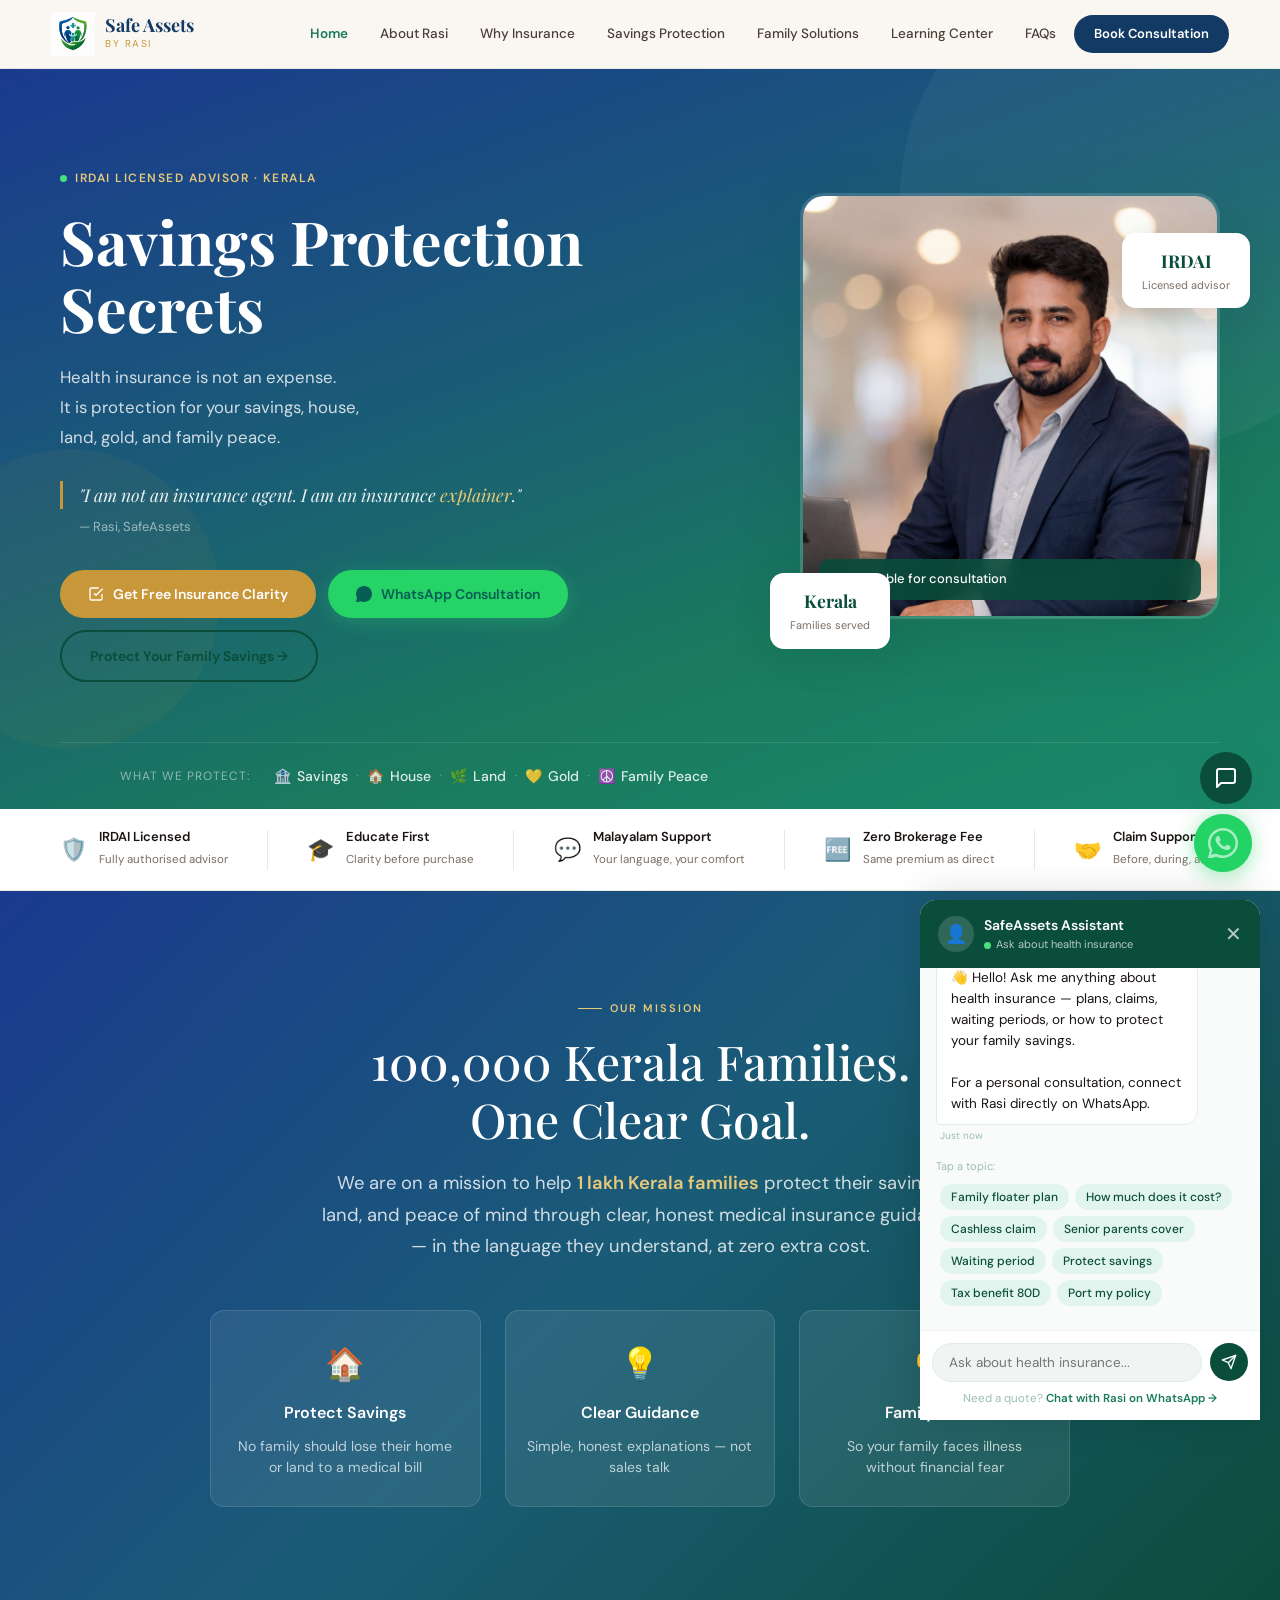
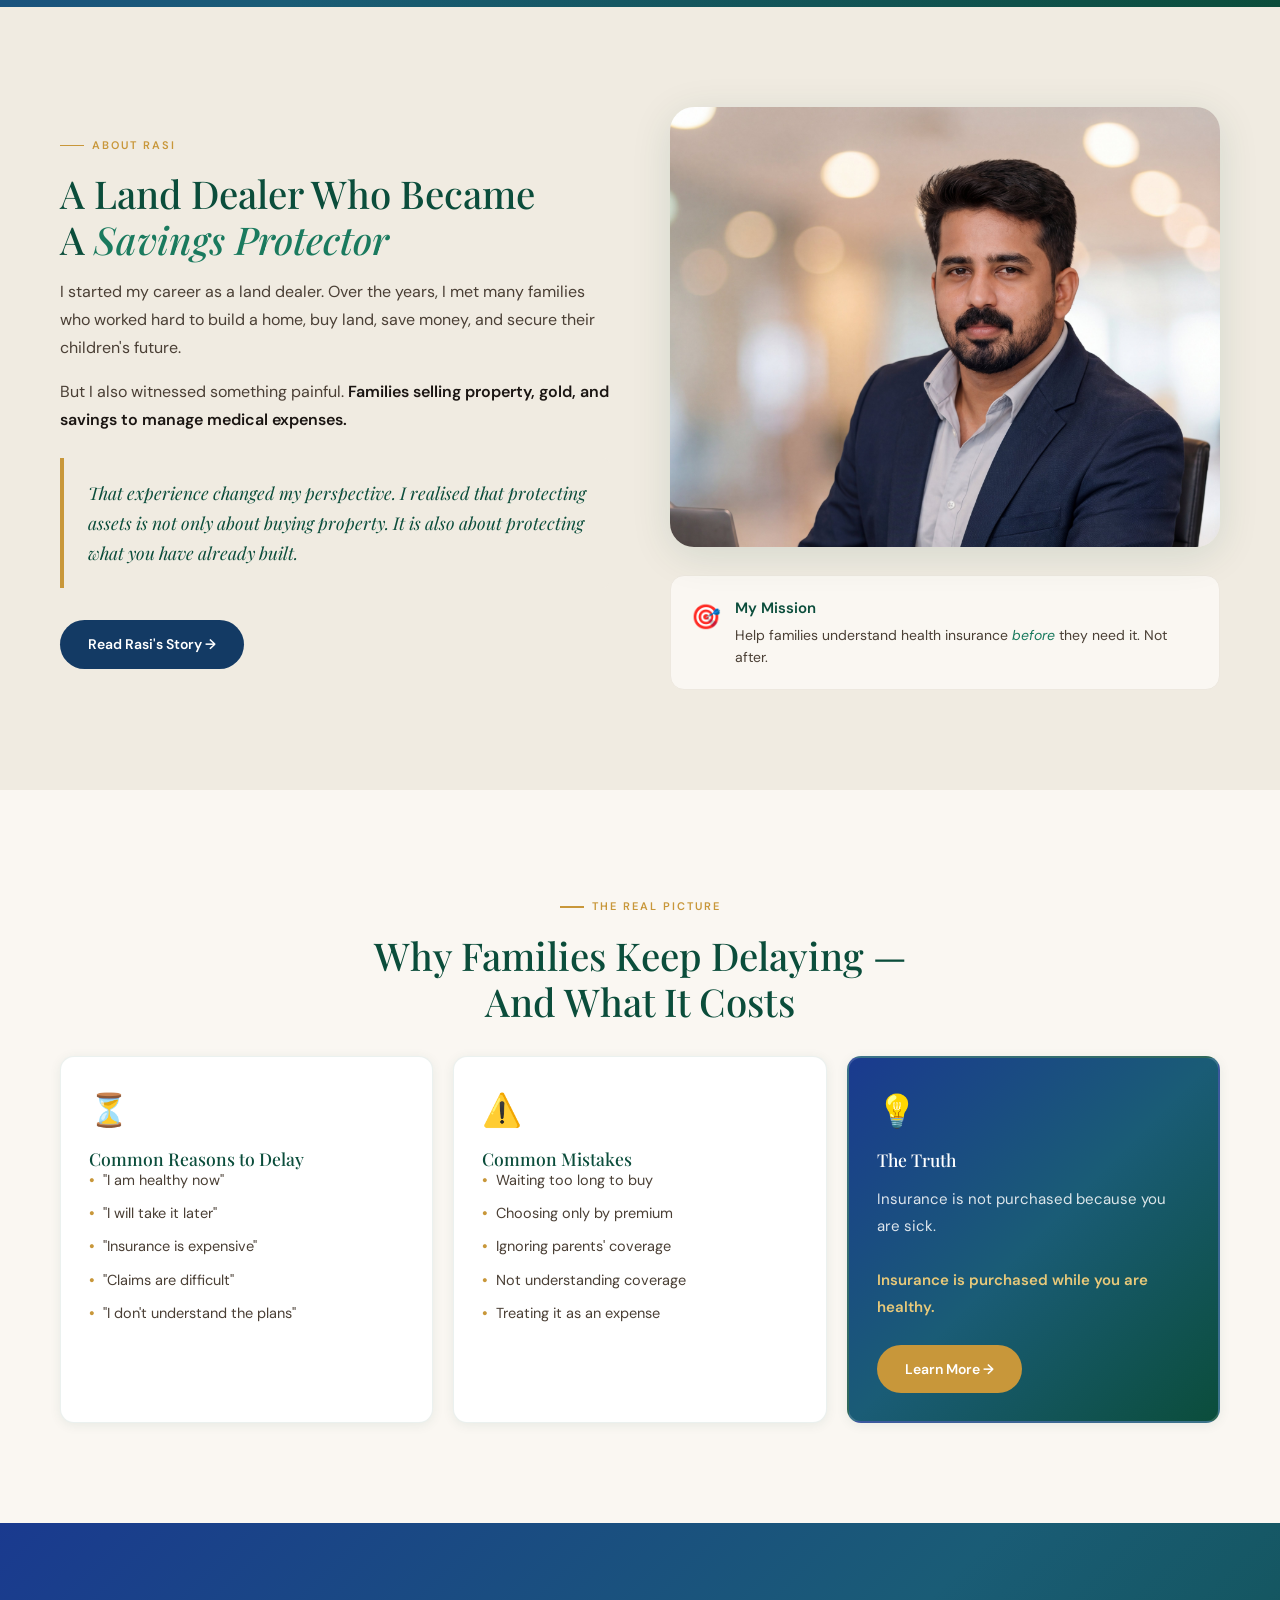
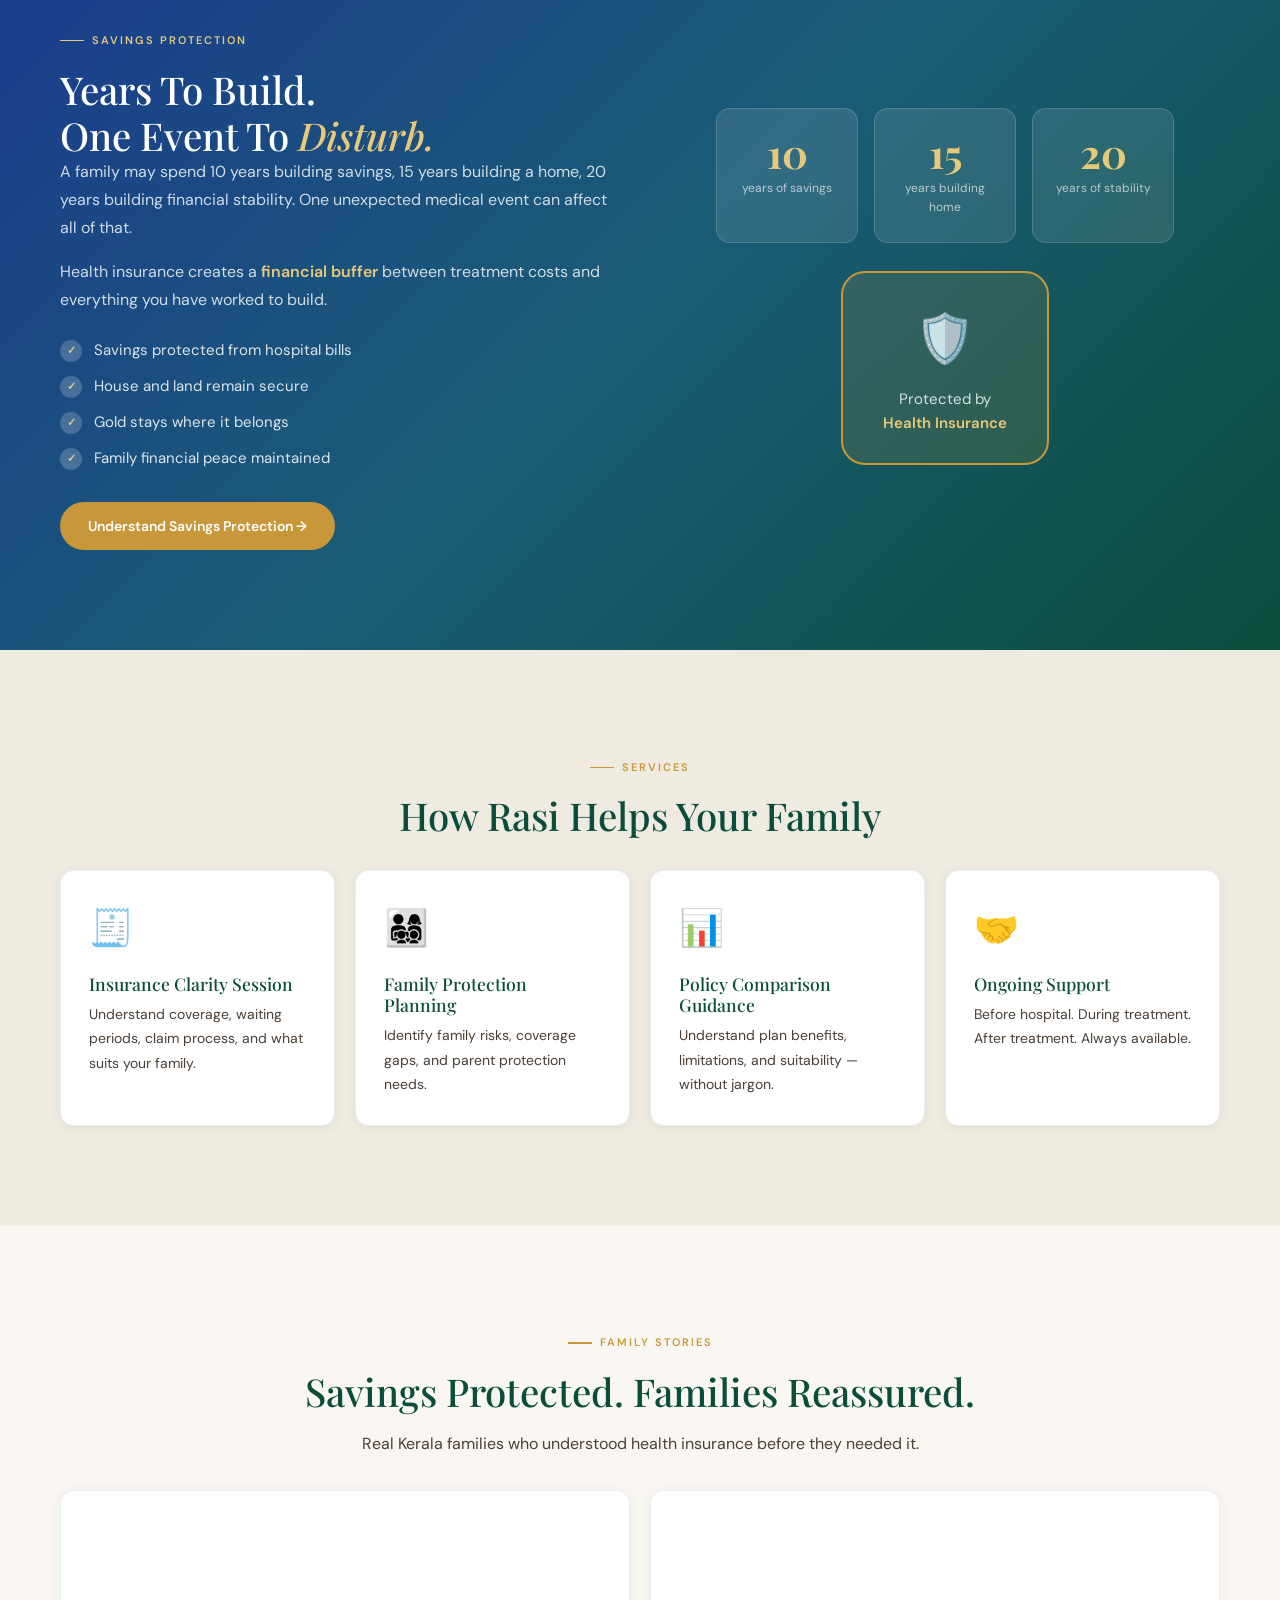
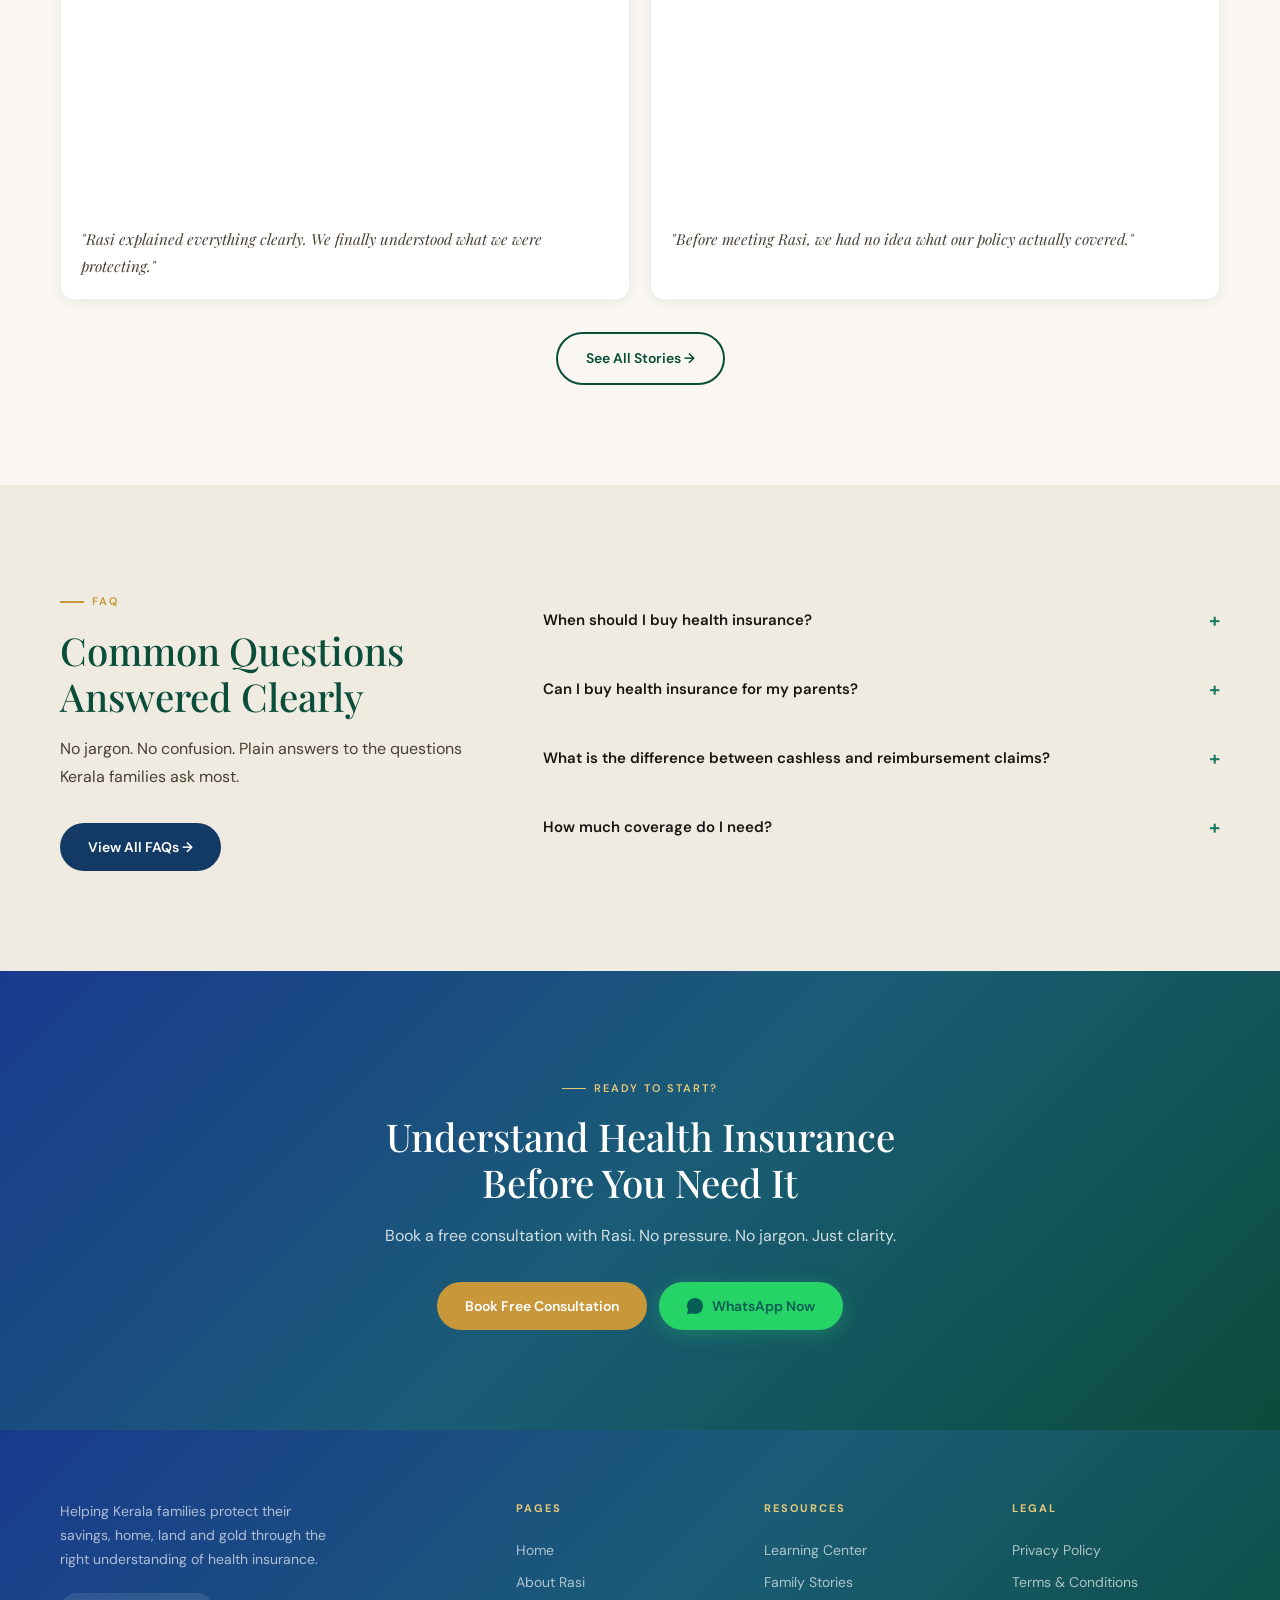
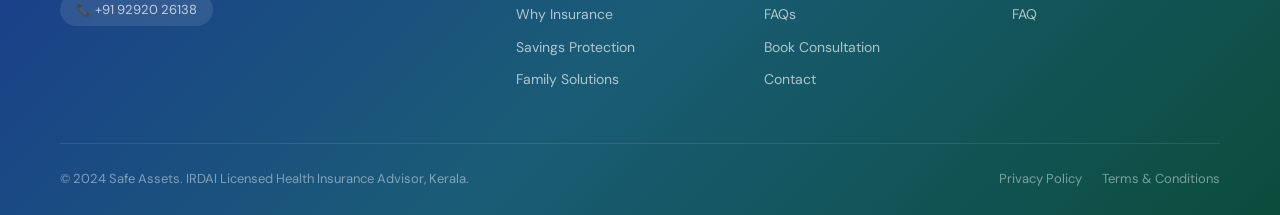
<file: index.html>
<!DOCTYPE html>
<html lang="en">
<head>
<meta charset="UTF-8">
<meta name="viewport" content="width=device-width, initial-scale=1.0">
<title>Safe Assets — Protect Your Family Savings | Health Insurance Kerala</title>
<meta name="description" content="Rasi, IRDAI licensed health insurance advisor in Kerala. Educating families to protect savings, home, land and gold from unexpected medical expenses.">
<meta property="og:title" content="Safe Assets — Protect Your Family Savings">
<meta property="og:description" content="Health insurance education and advisory for Kerala families. Understand before you need it.">


<script type="application/ld+json">{"@context":"https://schema.org","@type":"InsuranceAgency","name":"Safe Assets","description":"IRDAI licensed health insurance advisor helping Kerala families protect their savings","url":"https://safeassetsofficial.com","telephone":"+919292026138","address":{"@type":"PostalAddress","addressRegion":"Kerala","addressCountry":"IN"},"knowsLanguage":["Malayalam","English"]}</script>
<link rel="stylesheet" href="combined.css">
</head>
<body>

<!-- NAV -->
<nav class="nav" id="mainNav">
  <div class="nav-inner">
    <a href="index.html" class="nav-logo">
      <img src="logo.png" alt="Safe Assets Logo">
      <div class="nav-logo-text">
        <span class="nav-logo-name">Safe Assets</span>
        <span class="nav-logo-sub">by Rasi</span>
      </div>
    </a>
    <div class="nav-links">
      <a href="index.html" class="nav-link" data-page="index.html">Home</a>
      <a href="about.html" class="nav-link" data-page="about.html">About Rasi</a>
      <a href="why-insurance.html" class="nav-link" data-page="why-insurance.html">Why Insurance</a>
      <a href="savings-protection.html" class="nav-link" data-page="savings-protection.html">Savings Protection</a>
      <a href="family-solutions.html" class="nav-link" data-page="family-solutions.html">Family Solutions</a>
      <a href="learning-center.html" class="nav-link" data-page="learning-center.html">Learning Center</a>
      <a href="faqs.html" class="nav-link" data-page="faqs.html">FAQs</a>
      <a href="consultation.html" class="nav-link nav-cta" data-page="consultation.html">Book Consultation</a>
    </div>
    <div class="nav-hamburger" onclick="toggleMobileNav()">
      <span></span><span></span><span></span>
    </div>
  </div>
  <div class="nav-mobile" id="mobileNav">
    <a href="index.html" class="nav-link">Home</a>
    <a href="about.html" class="nav-link">About Rasi</a>
    <a href="why-insurance.html" class="nav-link">Why Insurance</a>
    <a href="savings-protection.html" class="nav-link">Savings Protection</a>
    <a href="family-solutions.html" class="nav-link">Family Solutions</a>
    <a href="learning-center.html" class="nav-link">Learning Center</a>
    <a href="stories.html" class="nav-link">Stories</a>
    <a href="faqs.html" class="nav-link">FAQs</a>
    <a href="consultation.html" class="nav-link nav-cta">Book Consultation</a>
  </div>
</nav>

<!-- ═══ HERO ═══ -->
<section class="hero">
  <div class="hero-inner">
    <div class="hero-left fade-up">
      <div class="hero-eyebrow">
        <span class="online-dot"></span>
        IRDAI Licensed Advisor · Kerala
      </div>
      <h1 class="hero-h1">
        Savings Protection Secrets
      </h1>
      <p class="hero-sub">
        Health insurance is not an expense.<br>
        It is protection for your savings, house,<br>land, gold, and family peace.
      </p>
      <div class="hero-trust-msg">
        <div class="hero-trust-quote">
          "I am not an insurance agent. I am an insurance <em>explainer</em>."
        </div>
        <div class="hero-trust-name">— Rasi, SafeAssets</div>
      </div>
      <div class="hero-btns fade-up fade-up-2">
        <a href="consultation.html" class="btn btn-gold">
          <svg width="16" height="16" viewBox="0 0 24 24" fill="none" stroke="currentColor" stroke-width="2"><path d="M9 11l3 3L22 4"/><path d="M21 12v7a2 2 0 0 1-2 2H5a2 2 0 0 1-2-2V5a2 2 0 0 1 2-2h11"/></svg>
          Get Free Insurance Clarity
        </a>
        <button class="btn btn-wa" onclick="openWA('Hi Rasi, I need WhatsApp consultation on health insurance')">
          <svg width="16" height="16" viewBox="0 0 24 24" fill="currentColor"><path d="M17.472 14.382c-.297-.149-1.758-.867-2.03-.967-.273-.099-.471-.148-.67.15-.197.297-.767.966-.94 1.164-.173.199-.347.223-.644.075-.297-.15-1.255-.463-2.39-1.475-.883-.788-1.48-1.761-1.653-2.059-.173-.297-.018-.458.13-.606.134-.133.298-.347.446-.52.149-.174.198-.298.298-.497.099-.198.05-.371-.025-.52-.075-.149-.669-1.612-.916-2.207-.242-.579-.487-.5-.669-.51-.173-.008-.371-.01-.57-.01-.198 0-.52.074-.792.372-.272.297-1.04 1.016-1.04 2.479 0 1.462 1.065 2.875 1.213 3.074.149.198 2.096 3.2 5.077 4.487.709.306 1.262.489 1.694.625.712.227 1.36.195 1.871.118.571-.085 1.758-.719 2.006-1.413.248-.694.248-1.289.173-1.413-.074-.124-.272-.198-.57-.347z"/><path d="M12 0C5.373 0 0 5.373 0 12c0 2.127.558 4.126 1.533 5.859L.057 23.862a.5.5 0 00.609.61l6.102-1.472A11.954 11.954 0 0012 24c6.627 0 12-5.373 12-12S18.627 0 12 0z"/></svg>
          WhatsApp Consultation
        </button>
        <a href="savings-protection.html" class="btn btn-outline">
          Protect Your Family Savings →
        </a>
      </div>
    </div>
    <div class="hero-right fade-up fade-up-3">
      <div class="hero-card-stack">
        <div class="hero-photo-frame">
          <img src="rasi.jpg" alt="Rasi — Safe Assets Insurance Advisor" class="hero-photo">
          <div class="hero-photo-badge">
            <span class="badge-dot"></span>
            Available for consultation
          </div>
        </div>
        <div class="hero-stat-card hero-stat-1">
          <div class="hero-stat-num">Kerala</div>
          <div class="hero-stat-label">Families served</div>
        </div>
        <div class="hero-stat-card hero-stat-2">
          <div class="hero-stat-num">IRDAI</div>
          <div class="hero-stat-label">Licensed advisor</div>
        </div>
      </div>
    </div>
  </div>

  <div class="hero-assets-protected">
    <div class="hero-assets-inner">
      <span class="hero-assets-label">What we protect:</span>
      <div class="hero-assets-list">
        <div class="hero-asset"><span>🏦</span> Savings</div>
        <div class="hero-asset-sep">·</div>
        <div class="hero-asset"><span>🏠</span> House</div>
        <div class="hero-asset-sep">·</div>
        <div class="hero-asset"><span>🌿</span> Land</div>
        <div class="hero-asset-sep">·</div>
        <div class="hero-asset"><span>💛</span> Gold</div>
        <div class="hero-asset-sep">·</div>
        <div class="hero-asset"><span>☮️</span> Family Peace</div>
      </div>
    </div>
  </div>
</section>

<!-- ═══ TRUST STRIP ═══ -->
<div class="trust-strip">
  <div class="trust-strip-inner">
    <div class="trust-item-strip">
      <div class="trust-icon">🛡️</div>
      <div><strong>IRDAI Licensed</strong><span>Fully authorised advisor</span></div>
    </div>
    <div class="trust-sep-v"></div>
    <div class="trust-item-strip">
      <div class="trust-icon">🎓</div>
      <div><strong>Educate First</strong><span>Clarity before purchase</span></div>
    </div>
    <div class="trust-sep-v"></div>
    <div class="trust-item-strip">
      <div class="trust-icon">💬</div>
      <div><strong>Malayalam Support</strong><span>Your language, your comfort</span></div>
    </div>
    <div class="trust-sep-v"></div>
    <div class="trust-item-strip">
      <div class="trust-icon">🆓</div>
      <div><strong>Zero Brokerage Fee</strong><span>Same premium as direct</span></div>
    </div>
    <div class="trust-sep-v"></div>
    <div class="trust-item-strip">
      <div class="trust-icon">🤝</div>
      <div><strong>Claim Support</strong><span>Before, during, after</span></div>
    </div>
  </div>
</div>

<!-- ═══ MISSION ═══ -->
<section class="section mission-section bg-green">
  <div class="section-inner">
    <div class="mission-wrap">
      <div class="section-label">Our Mission</div>
      <h2 class="mission-headline">100,000 Kerala Families.<br>One Clear Goal.</h2>
      <p class="mission-body">
        We are on a mission to help <strong>1 lakh Kerala families</strong> protect their savings, land, and peace of mind through clear, honest medical insurance guidance — in the language they understand, at zero extra cost.
      </p>
      <div class="mission-pillars">
        <div class="mission-pillar">
          <div class="mission-pillar-icon">🏠</div>
          <strong>Protect Savings</strong>
          <span>No family should lose their home or land to a medical bill</span>
        </div>
        <div class="mission-pillar">
          <div class="mission-pillar-icon">💡</div>
          <strong>Clear Guidance</strong>
          <span>Simple, honest explanations — not sales talk</span>
        </div>
        <div class="mission-pillar">
          <div class="mission-pillar-icon">🤝</div>
          <strong>Family Peace</strong>
          <span>So your family faces illness without financial fear</span>
        </div>
      </div>
    </div>
  </div>
</section>

<!-- ═══ ABOUT RASI PREVIEW ═══ -->
<section class="section bg-ivory">
  <div class="section-inner">
    <div class="about-preview-grid">
      <div class="about-preview-left">
        <div class="section-label">About Rasi</div>
        <h2>A Land Dealer Who Became<br>A <em>Savings Protector</em></h2>
        <p class="mt-16">I started my career as a land dealer. Over the years, I met many families who worked hard to build a home, buy land, save money, and secure their children's future.</p>
        <p class="mt-16">But I also witnessed something painful. <strong>Families selling property, gold, and savings to manage medical expenses.</strong></p>
        <div class="quote-block mt-24">
          That experience changed my perspective. I realised that protecting assets is not only about buying property. It is also about protecting what you have already built.
        </div>
        <a href="about.html" class="btn btn-primary mt-32">Read Rasi's Story →</a>
      </div>
      <div class="about-preview-right">
        <img src="rasi.jpg" alt="Rasi — Insurance Advisor Kerala" class="about-preview-photo">
        <div class="about-preview-mission">
          <div class="mission-icon">🎯</div>
          <div>
            <strong>My Mission</strong>
            <p>Help families understand health insurance <em>before</em> they need it. Not after.</p>
          </div>
        </div>
      </div>
    </div>
  </div>
</section>

<!-- ═══ WHY INSURANCE — PREVIEW ═══ -->
<section class="section">
  <div class="section-inner">
    <div class="text-center mb-32">
      <div class="section-label" style="justify-content:center">The Real Picture</div>
      <h2>Why Families Keep Delaying —<br>And What It Costs</h2>
    </div>
    <div class="why-grid gap-grid grid-3">
      <div class="card why-card why-delay">
        <div class="why-card-icon">⏳</div>
        <h4>Common Reasons to Delay</h4>
        <ul class="why-list mt-16">
          <li>"I am healthy now"</li>
          <li>"I will take it later"</li>
          <li>"Insurance is expensive"</li>
          <li>"Claims are difficult"</li>
          <li>"I don't understand the plans"</li>
        </ul>
      </div>
      <div class="card why-card why-mistake">
        <div class="why-card-icon">⚠️</div>
        <h4>Common Mistakes</h4>
        <ul class="why-list mt-16">
          <li>Waiting too long to buy</li>
          <li>Choosing only by premium</li>
          <li>Ignoring parents' coverage</li>
          <li>Not understanding coverage</li>
          <li>Treating it as an expense</li>
        </ul>
      </div>
      <div class="card why-card why-truth bg-green">
        <div class="why-card-icon">💡</div>
        <h4 style="color:white">The Truth</h4>
        <div class="why-truth-text mt-16">
          Insurance is not purchased because you are sick.<br><br>
          <strong style="color:var(--gold-light)">Insurance is purchased while you are healthy.</strong>
        </div>
        <a href="why-insurance.html" class="btn btn-gold mt-24" style="align-self:flex-start">Learn More →</a>
      </div>
    </div>
  </div>
</section>

<!-- ═══ SAVINGS PROTECTION ═══ -->
<section class="section bg-green">
  <div class="section-inner">
    <div class="savings-grid">
      <div>
        <div class="section-label">Savings Protection</div>
        <h2>Years To Build.<br>One Event To <em style="color:var(--gold-light)">Disturb.</em></h2>
        <p class="mt-20">A family may spend 10 years building savings, 15 years building a home, 20 years building financial stability. One unexpected medical event can affect all of that.</p>
        <p class="mt-16">Health insurance creates a <strong style="color:var(--gold-light)">financial buffer</strong> between treatment costs and everything you have worked to build.</p>
        <ul class="tick-list white mt-24">
          <li>Savings protected from hospital bills</li>
          <li>House and land remain secure</li>
          <li>Gold stays where it belongs</li>
          <li>Family financial peace maintained</li>
        </ul>
        <a href="savings-protection.html" class="btn btn-gold mt-32">Understand Savings Protection →</a>
      </div>
      <div class="savings-visual">
        <div class="savings-timeline">
          <div class="savings-step">
            <div class="savings-step-num">10</div>
            <div class="savings-step-label">years of savings</div>
          </div>
          <div class="savings-step">
            <div class="savings-step-num">15</div>
            <div class="savings-step-label">years building home</div>
          </div>
          <div class="savings-step">
            <div class="savings-step-num">20</div>
            <div class="savings-step-label">years of stability</div>
          </div>
        </div>
        <div class="savings-shield">
          <div class="savings-shield-icon">🛡️</div>
          <div class="savings-shield-text">Protected by<br><strong>Health Insurance</strong></div>
        </div>
      </div>
    </div>
  </div>
</section>

<!-- ═══ SERVICES ═══ -->
<section class="section bg-ivory">
  <div class="section-inner">
    <div class="text-center mb-32">
      <div class="section-label" style="justify-content:center">Services</div>
      <h2>How Rasi Helps Your Family</h2>
    </div>
    <div class="gap-grid grid-4">
      <a href="family-solutions.html" class="card service-card">
        <div class="service-icon">🧾</div>
        <h4>Insurance Clarity Session</h4>
        <p class="mt-12">Understand coverage, waiting periods, claim process, and what suits your family.</p>
      </a>
      <a href="family-solutions.html" class="card service-card">
        <div class="service-icon">👨‍👩‍👧‍👦</div>
        <h4>Family Protection Planning</h4>
        <p class="mt-12">Identify family risks, coverage gaps, and parent protection needs.</p>
      </a>
      <a href="family-solutions.html" class="card service-card">
        <div class="service-icon">📊</div>
        <h4>Policy Comparison Guidance</h4>
        <p class="mt-12">Understand plan benefits, limitations, and suitability — without jargon.</p>
      </a>
      <a href="consultation.html" class="card service-card">
        <div class="service-icon">🤝</div>
        <h4>Ongoing Support</h4>
        <p class="mt-12">Before hospital. During treatment. After treatment. Always available.</p>
      </a>
    </div>
  </div>
</section>

<!-- ═══ STORIES / REVIEWS ═══ -->
<section class="section">
  <div class="section-inner">
    <div class="text-center mb-32">
      <div class="section-label" style="justify-content:center">Family Stories</div>
      <h2>Savings Protected. Families Reassured.</h2>
      <p class="mt-16" style="max-width:560px;margin-left:auto;margin-right:auto">Real Kerala families who understood health insurance before they needed it.</p>
    </div>
    <div class="gap-grid grid-2">
      <div class="card story-card">
        <div class="story-video-wrap">
          <iframe src="https://www.youtube.com/embed/SC9jRGCd_N8" title="Family story 1" frameborder="0" allow="accelerometer; autoplay; clipboard-write; encrypted-media; gyroscope; picture-in-picture" allowfullscreen></iframe>
        </div>
        <p class="story-caption mt-16">"Rasi explained everything clearly. We finally understood what we were protecting."</p>
      </div>
      <div class="card story-card">
        <div class="story-video-wrap">
          <iframe src="https://www.youtube.com/embed/FHm9NFZ1i3w" title="Family story 2" frameborder="0" allow="accelerometer; autoplay; clipboard-write; encrypted-media; gyroscope; picture-in-picture" allowfullscreen></iframe>
        </div>
        <p class="story-caption mt-16">"Before meeting Rasi, we had no idea what our policy actually covered."</p>
      </div>
    </div>
    <div class="text-center mt-32">
      <a href="stories.html" class="btn btn-outline">See All Stories →</a>
    </div>
  </div>
</section>

<!-- ═══ FAQ PREVIEW ═══ -->
<section class="section bg-ivory">
  <div class="section-inner">
    <div class="faq-preview-grid">
      <div>
        <div class="section-label">FAQ</div>
        <h2>Common Questions<br>Answered Clearly</h2>
        <p class="mt-16">No jargon. No confusion. Plain answers to the questions Kerala families ask most.</p>
        <a href="faqs.html" class="btn btn-primary mt-32">View All FAQs →</a>
      </div>
      <div class="faq-preview-list">
        <div class="faq-preview-item" onclick="toggleFAQ(this)">
          <div class="faq-preview-q">When should I buy health insurance?</div>
          <div class="faq-preview-a">The best time is when you are healthy. Many benefits have waiting periods — buying early gives you access to protection before you need it.</div>
        </div>
        <div class="faq-preview-item" onclick="toggleFAQ(this)">
          <div class="faq-preview-q">Can I buy health insurance for my parents?</div>
          <div class="faq-preview-a">Yes. Many plans allow you to cover parents. Available options depend on age, current health condition, and medical history. The earlier you explore, the more options are available.</div>
        </div>
        <div class="faq-preview-item" onclick="toggleFAQ(this)">
          <div class="faq-preview-q">What is the difference between cashless and reimbursement claims?</div>
          <div class="faq-preview-a">Cashless: insurer settles directly with the hospital. Reimbursement: you pay first, then claim eligible expenses by submitting documents.</div>
        </div>
        <div class="faq-preview-item" onclick="toggleFAQ(this)">
          <div class="faq-preview-q">How much coverage do I need?</div>
          <div class="faq-preview-a">It depends on your family size, age of members, and existing conditions. Rasi helps families understand what level of protection suits their specific situation.</div>
        </div>
      </div>
    </div>
  </div>
</section>

<!-- ═══ BOOK CONSULTATION CTA ═══ -->
<section class="section bg-green text-center">
  <div class="section-inner">
    <div class="section-label" style="justify-content:center">Ready to start?</div>
    <h2>Understand Health Insurance<br>Before You Need It</h2>
    <p class="mt-16" style="max-width:520px;margin:16px auto 0">Book a free consultation with Rasi. No pressure. No jargon. Just clarity.</p>
    <div class="hero-btns mt-32" style="justify-content:center">
      <a href="consultation.html" class="btn btn-gold">Book Free Consultation</a>
      <button class="btn btn-wa" onclick="openWA('Hi Rasi, I want to book a free insurance consultation')">
        <svg width="16" height="16" viewBox="0 0 24 24" fill="currentColor"><path d="M17.472 14.382c-.297-.149-1.758-.867-2.03-.967-.273-.099-.471-.148-.67.15-.197.297-.767.966-.94 1.164-.173.199-.347.223-.644.075-.297-.15-1.255-.463-2.39-1.475-.883-.788-1.48-1.761-1.653-2.059-.173-.297-.018-.458.13-.606.134-.133.298-.347.446-.52.149-.174.198-.298.298-.497.099-.198.05-.371-.025-.52-.075-.149-.669-1.612-.916-2.207-.242-.579-.487-.5-.669-.51-.173-.008-.371-.01-.57-.01-.198 0-.52.074-.792.372-.272.297-1.04 1.016-1.04 2.479 0 1.462 1.065 2.875 1.213 3.074.149.198 2.096 3.2 5.077 4.487.709.306 1.262.489 1.694.625.712.227 1.36.195 1.871.118.571-.085 1.758-.719 2.006-1.413.248-.694.248-1.289.173-1.413-.074-.124-.272-.198-.57-.347z"/><path d="M12 0C5.373 0 0 5.373 0 12c0 2.127.558 4.126 1.533 5.859L.057 23.862a.5.5 0 00.609.61l6.102-1.472A11.954 11.954 0 0012 24c6.627 0 12-5.373 12-12S18.627 0 12 0z"/></svg>
        WhatsApp Now
      </button>
    </div>
  </div>
</section>

<!-- FOOTER -->
<footer class="footer">
  <div class="footer-inner">
    <div class="footer-grid">
      <div class="footer-brand">
        <p>Helping Kerala families protect their savings, home, land and gold through the right understanding of health insurance.</p>
        <div style="display:flex;gap:12px;margin-top:8px">
          <button onclick="openWA()" style="background:rgba(255,255,255,0.1);border:none;color:rgba(255,255,255,0.7);padding:8px 16px;border-radius:20px;cursor:pointer;font-family:'DM Sans',sans-serif;font-size:13px">📞 +91 92920 26138</button>
        </div>
      </div>
      <div class="footer-col">
        <h5>Pages</h5>
        <a href="index.html">Home</a>
        <a href="about.html">About Rasi</a>
        <a href="why-insurance.html">Why Insurance</a>
        <a href="savings-protection.html">Savings Protection</a>
        <a href="family-solutions.html">Family Solutions</a>
      </div>
      <div class="footer-col">
        <h5>Resources</h5>
        <a href="learning-center.html">Learning Center</a>
        <a href="stories.html">Family Stories</a>
        <a href="faqs.html">FAQs</a>
        <a href="consultation.html">Book Consultation</a>
        <a href="contact.html">Contact</a>
      </div>
      <div class="footer-col">
        <h5>Legal</h5>
        <a href="privacy.html">Privacy Policy</a>
        <a href="terms.html">Terms & Conditions</a>
        <a href="faqs.html">FAQ</a>
      </div>
    </div>
    <div class="footer-bottom">
      <p>© 2024 Safe Assets. IRDAI Licensed Health Insurance Advisor, Kerala.</p>
      <div class="footer-bottom-links">
        <a href="privacy.html">Privacy Policy</a>
        <a href="terms.html">Terms & Conditions</a>
      </div>
    </div>
  </div>
</footer>

<!-- WA FLOAT -->
<a class="wa-float" onclick="openWA()" title="WhatsApp Rasi">
  <span class="wa-float-pulse"></span>
  <svg viewBox="0 0 24 24"><path d="M17.472 14.382c-.297-.149-1.758-.867-2.03-.967-.273-.099-.471-.148-.67.15-.197.297-.767.966-.94 1.164-.173.199-.347.223-.644.075-.297-.15-1.255-.463-2.39-1.475-.883-.788-1.48-1.761-1.653-2.059-.173-.297-.018-.458.13-.606.134-.133.298-.347.446-.52.149-.174.198-.298.298-.497.099-.198.05-.371-.025-.52-.075-.149-.669-1.612-.916-2.207-.242-.579-.487-.5-.669-.51-.173-.008-.371-.01-.57-.01-.198 0-.52.074-.792.372-.272.297-1.04 1.016-1.04 2.479 0 1.462 1.065 2.875 1.213 3.074.149.198 2.096 3.2 5.077 4.487.709.306 1.262.489 1.694.625.712.227 1.36.195 1.871.118.571-.085 1.758-.719 2.006-1.413.248-.694.248-1.289.173-1.413-.074-.124-.272-.198-.57-.347z"/><path d="M12 0C5.373 0 0 5.373 0 12c0 2.127.558 4.126 1.533 5.859L.057 23.862a.5.5 0 00.609.61l6.102-1.472A11.954 11.954 0 0012 24c6.627 0 12-5.373 12-12S18.627 0 12 0zm0 22c-1.891 0-3.667-.502-5.201-1.38l-.374-.217-3.876.935.966-3.788-.237-.389A9.953 9.953 0 012 12C2 6.477 6.477 2 12 2s10 4.477 10 10-4.477 10-10 10z"/></svg>
</a>

<!-- CHAT FAB -->
<button class="chat-fab" id="chatFab" onclick="toggleChat()">
  <svg viewBox="0 0 24 24" stroke-width="2" stroke-linecap="round" stroke-linejoin="round"><path d="M21 15a2 2 0 0 1-2 2H7l-4 4V5a2 2 0 0 1 2-2h14a2 2 0 0 1 2 2z"></path></svg>
</button>

<!-- CHAT PANEL -->
<div class="chat-panel" id="chatPanel">
  <div class="chat-panel-head">
    <div class="chat-panel-head-left">
      <div class="chat-panel-head-avatar">👤</div>
      <div>
        <div class="chat-panel-head-name">SafeAssets Assistant</div>
        <div class="chat-panel-head-status"><span class="online-dot"></span> Ask about health insurance</div>
      </div>
    </div>
    <button class="chat-close-btn" onclick="toggleChat()">✕</button>
  </div>
  <div class="chat-msgs" id="chatMsgs">
    <div class="chat-msg bot">
      <div class="chat-bubble">👋 Hello! Ask me anything about health insurance — plans, claims, waiting periods, or how to protect your family savings.<br><br>For a personal consultation, connect with Rasi directly on WhatsApp.</div>
      <div class="chat-time">Just now</div>
    </div>
  </div>
  <div class="chat-input-area">
    <div class="chat-input-row">
      <input type="text" class="chat-input" id="chatInput" placeholder="Ask about health insurance..." onkeydown="if(event.key==='Enter')chatSend('chatMsgs','chatInput','chatSendBtn')">
      <button class="chat-send" id="chatSendBtn" onclick="chatSend('chatMsgs','chatInput','chatSendBtn')">
        <svg viewBox="0 0 24 24" fill="none" stroke="white" stroke-width="2" stroke-linecap="round" stroke-linejoin="round"><line x1="22" y1="2" x2="11" y2="13"/><polygon points="22 2 15 22 11 13 2 9 22 2"/></svg>
      </button>
    </div>
    <div class="chat-wa-cta">Need a quote? <button onclick="openWA()">Chat with Rasi on WhatsApp →</button></div>
  </div>
</div>

<script src="shared.js"></script>
<script>
function toggleFAQ(el) {
  const a = el.querySelector('.faq-preview-a');
  const isOpen = a.style.display === 'block';
  document.querySelectorAll('.faq-preview-a').forEach(x => x.style.display = 'none');
  document.querySelectorAll('.faq-preview-item').forEach(x => x.classList.remove('open'));
  if (!isOpen) { a.style.display = 'block'; el.classList.add('open'); }
}
</script>
</body>
</html>
</file>
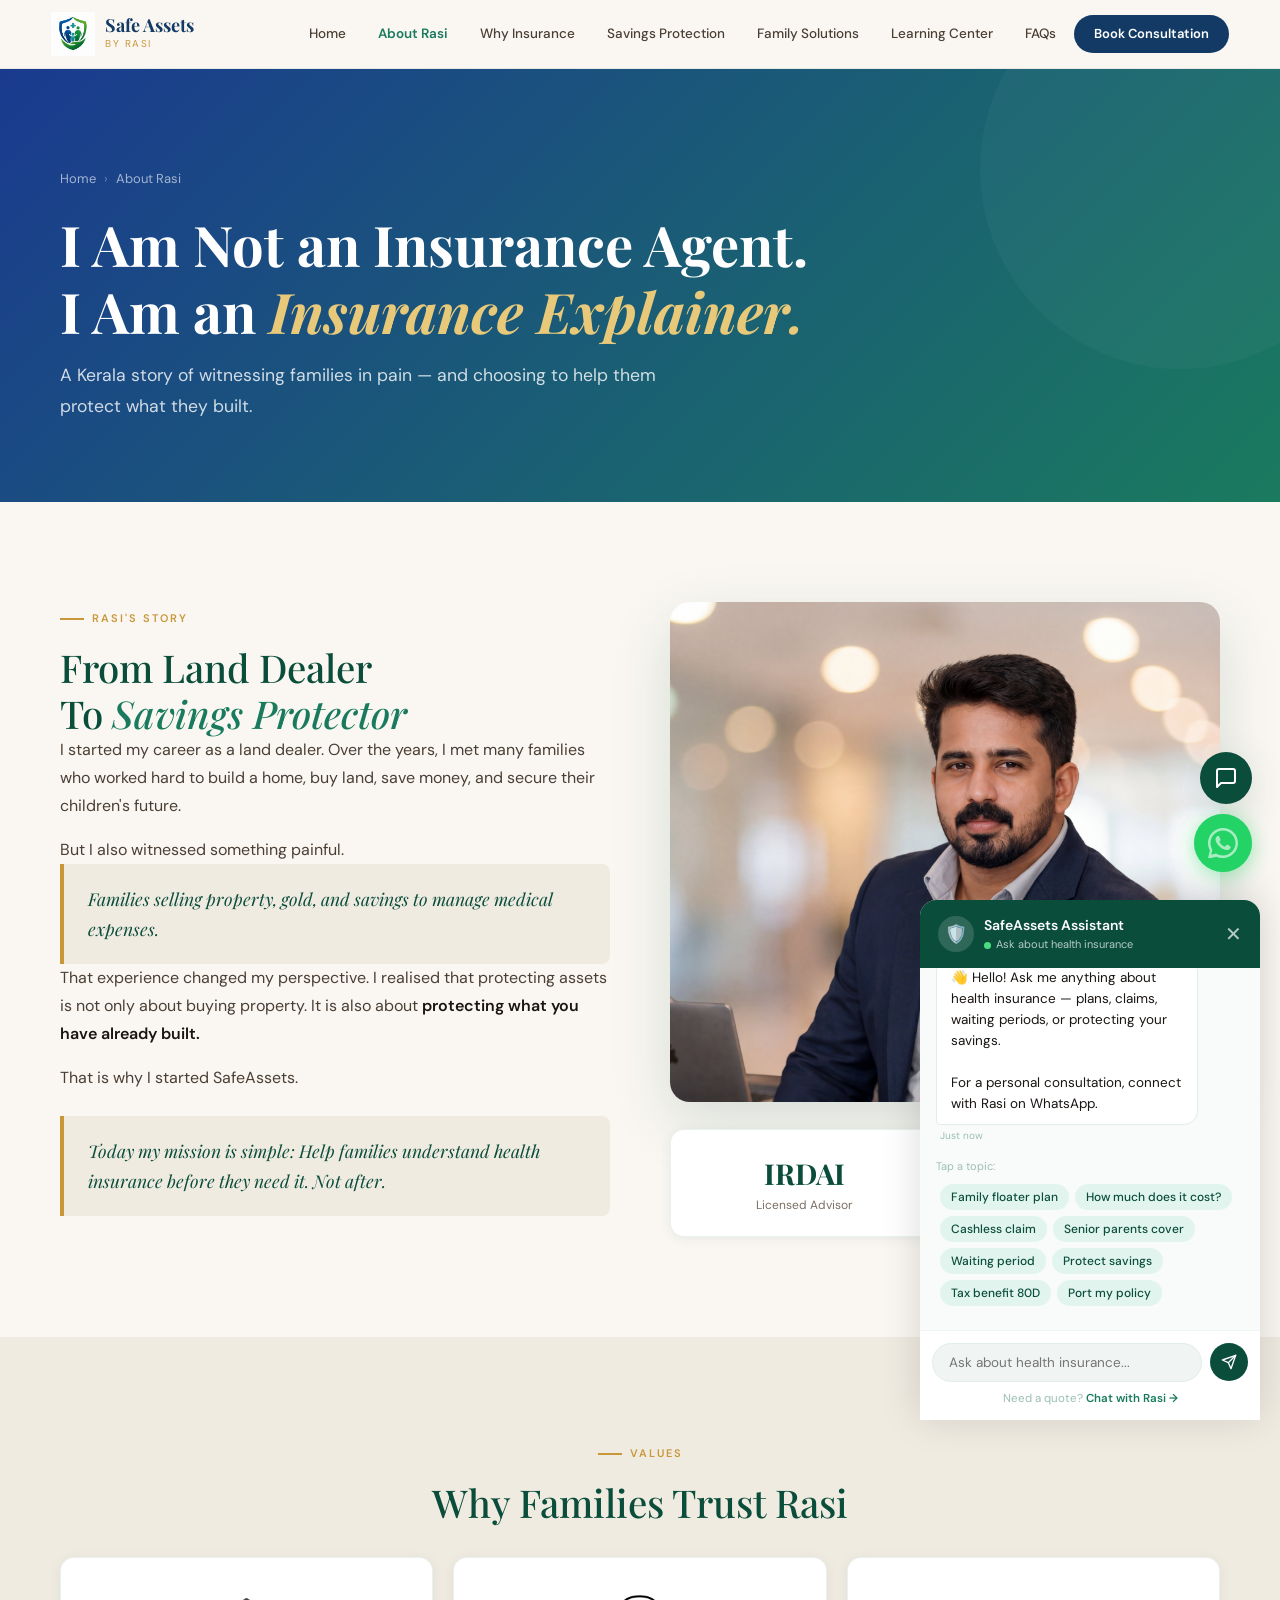
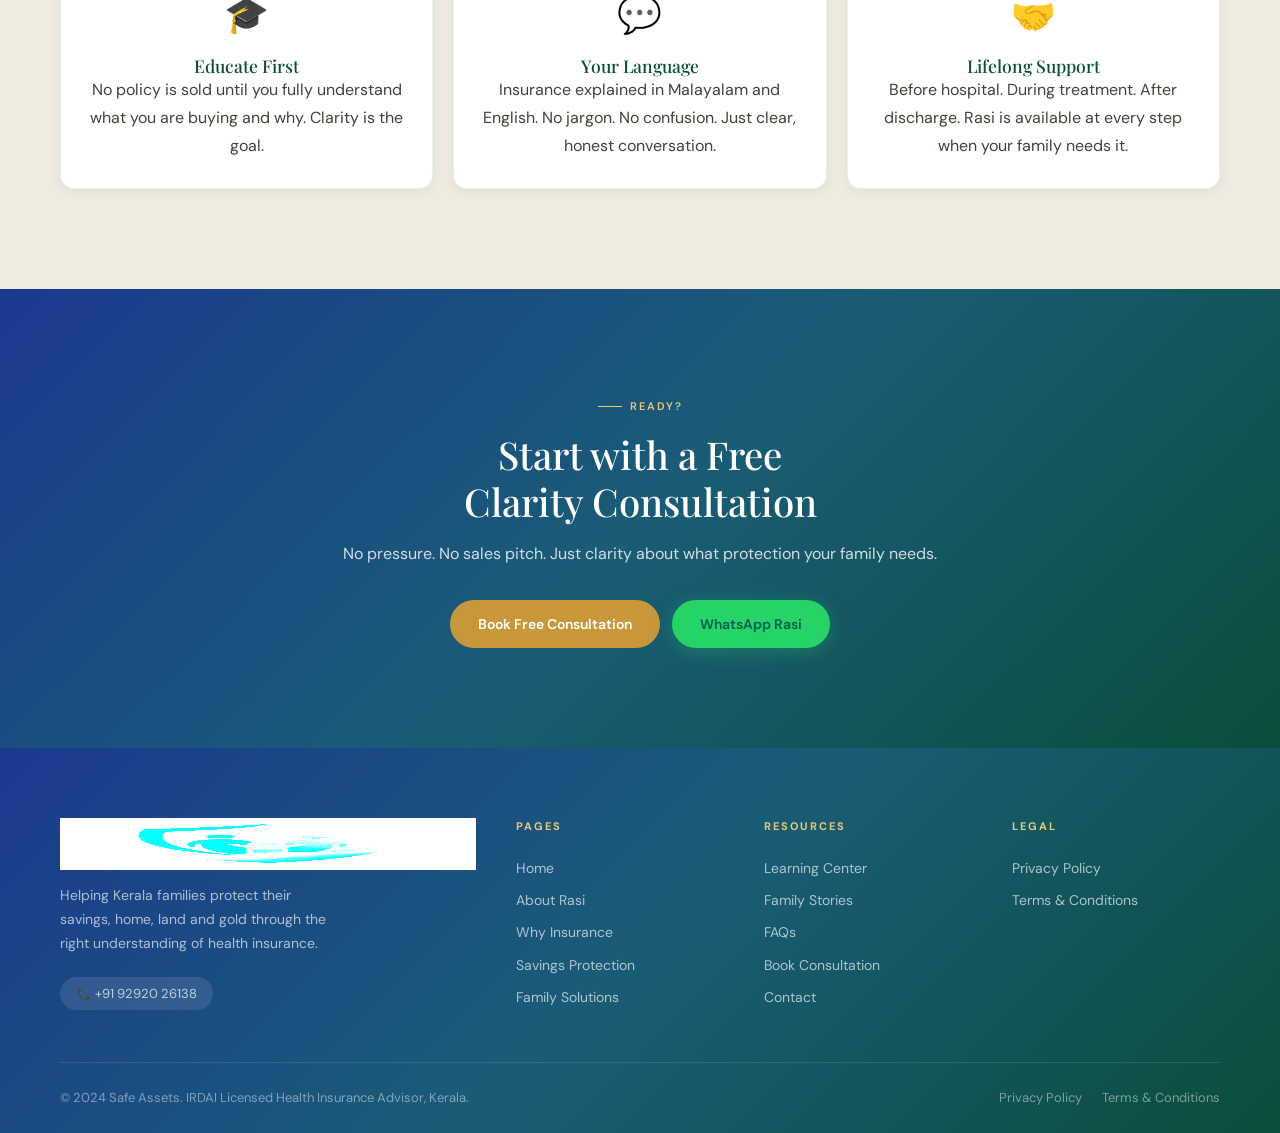
<file: about.html>
<!DOCTYPE html>
<html lang="en">
<head>
<meta charset="UTF-8">
<meta name="viewport" content="width=device-width, initial-scale=1.0">
<title>About Rasi — Insurance Explainer | Safe Assets Kerala</title>
<meta name="description" content="Rasi started as a land dealer and witnessed families selling gold and land to pay hospital bills. That experience led him to become Kerala's trusted health insurance advisor.">


<link rel="stylesheet" href="combined.css">
</head>
<body>
<nav class="nav" id="mainNav">
  <div class="nav-inner">
    <a href="index.html" class="nav-logo">
      <img src="logo.png" alt="Safe Assets">
      <div class="nav-logo-text">
        <span class="nav-logo-name">Safe Assets</span>
        <span class="nav-logo-sub">by Rasi</span>
      </div>
    </a>
    <div class="nav-links">
      <a href="index.html" class="nav-link" data-page="index.html">Home</a>
      <a href="about.html" class="nav-link" data-page="about.html">About Rasi</a>
      <a href="why-insurance.html" class="nav-link" data-page="why-insurance.html">Why Insurance</a>
      <a href="savings-protection.html" class="nav-link" data-page="savings-protection.html">Savings Protection</a>
      <a href="family-solutions.html" class="nav-link" data-page="family-solutions.html">Family Solutions</a>
      <a href="learning-center.html" class="nav-link" data-page="learning-center.html">Learning Center</a>
      <a href="faqs.html" class="nav-link" data-page="faqs.html">FAQs</a>
      <a href="consultation.html" class="nav-link nav-cta" data-page="consultation.html">Book Consultation</a>
    </div>
    <div class="nav-hamburger" onclick="toggleMobileNav()"><span></span><span></span><span></span></div>
  </div>
  <div class="nav-mobile" id="mobileNav">
    <a href="index.html" class="nav-link">Home</a>
    <a href="about.html" class="nav-link">About Rasi</a>
    <a href="why-insurance.html" class="nav-link">Why Insurance</a>
    <a href="savings-protection.html" class="nav-link">Savings Protection</a>
    <a href="family-solutions.html" class="nav-link">Family Solutions</a>
    <a href="learning-center.html" class="nav-link">Learning Center</a>
    <a href="stories.html" class="nav-link">Family Stories</a>
    <a href="faqs.html" class="nav-link">FAQs</a>
    <a href="consultation.html" class="nav-link nav-cta">Book Consultation</a>
  </div>
</nav>

<div class="page-hero">
  <div class="page-hero-inner">
    <div class="page-breadcrumb"><a href="index.html">Home</a><span>›</span>About Rasi</div>
    <h1>I Am Not an Insurance Agent.<br>I Am an <em style="color:var(--gold-light)">Insurance Explainer.</em></h1>
    <p>A Kerala story of witnessing families in pain — and choosing to help them protect what they built.</p>
  </div>
</div>

<section class="section">
  <div class="section-inner">
    <div style="display:grid;grid-template-columns:1fr 1fr;gap:60px;align-items:start">
      <div>
        <div class="section-label">Rasi's Story</div>
        <h2>From Land Dealer<br>To <em>Savings Protector</em></h2>
        <p class="mt-20">I started my career as a land dealer. Over the years, I met many families who worked hard to build a home, buy land, save money, and secure their children's future.</p>
        <p class="mt-16">But I also witnessed something painful.</p>
        <div class="quote-block mt-20">Families selling property, gold, and savings to manage medical expenses.</div>
        <p class="mt-20">That experience changed my perspective. I realised that protecting assets is not only about buying property. It is also about <strong>protecting what you have already built.</strong></p>
        <p class="mt-16">That is why I started SafeAssets.</p>
        <div class="quote-block mt-24">Today my mission is simple: Help families understand health insurance before they need it. Not after.</div>
      </div>
      <div>
        <img src="rasi.jpg" alt="Rasi — Safe Assets Insurance Advisor Kerala" style="width:100%;border-radius:20px;box-shadow:0 20px 60px rgba(11,77,59,0.15);object-fit:cover;height:500px;object-position:top">
        <div style="display:grid;grid-template-columns:1fr 1fr;gap:12px;margin-top:20px">
          <div class="card" style="text-align:center;padding:20px">
            <div style="font-family:Playfair Display,serif;font-size:1.8rem;font-weight:700;color:var(--green-deep)">IRDAI</div>
            <div style="font-size:12px;color:var(--text-soft)">Licensed Advisor</div>
          </div>
          <div class="card" style="text-align:center;padding:20px">
            <div style="font-family:Playfair Display,serif;font-size:1.8rem;font-weight:700;color:var(--green-deep)">Kerala</div>
            <div style="font-size:12px;color:var(--text-soft)">Based &amp; serving</div>
          </div>
        </div>
      </div>
    </div>
  </div>
</section>

<section class="section bg-ivory">
  <div class="section-inner">
    <div class="text-center mb-32">
      <div class="section-label" style="justify-content:center">Values</div>
      <h2>Why Families Trust Rasi</h2>
    </div>
    <div class="gap-grid grid-3">
      <div class="card" style="text-align:center">
        <div style="font-size:36px;margin-bottom:12px">🎓</div>
        <h4>Educate First</h4>
        <p class="mt-12">No policy is sold until you fully understand what you are buying and why. Clarity is the goal.</p>
      </div>
      <div class="card" style="text-align:center">
        <div style="font-size:36px;margin-bottom:12px">💬</div>
        <h4>Your Language</h4>
        <p class="mt-12">Insurance explained in Malayalam and English. No jargon. No confusion. Just clear, honest conversation.</p>
      </div>
      <div class="card" style="text-align:center">
        <div style="font-size:36px;margin-bottom:12px">🤝</div>
        <h4>Lifelong Support</h4>
        <p class="mt-12">Before hospital. During treatment. After discharge. Rasi is available at every step when your family needs it.</p>
      </div>
    </div>
  </div>
</section>

<section class="section bg-green text-center">
  <div class="section-inner" style="max-width:640px">
    <div class="section-label" style="justify-content:center">Ready?</div>
    <h2>Start with a Free<br>Clarity Consultation</h2>
    <p class="mt-16">No pressure. No sales pitch. Just clarity about what protection your family needs.</p>
    <div style="display:flex;gap:12px;justify-content:center;flex-wrap:wrap;margin-top:32px">
      <a href="consultation.html" class="btn btn-gold">Book Free Consultation</a>
      <button class="btn btn-wa" onclick="openWA('Hi Rasi, I want to know more about your services')">WhatsApp Rasi</button>
    </div>
  </div>
</section>

<footer class="footer">
  <div class="footer-inner">
    <div class="footer-grid">
      <div class="footer-brand">
        <img src="logo.png" alt="Safe Assets">
        <p>Helping Kerala families protect their savings, home, land and gold through the right understanding of health insurance.</p>
        <div style="margin-top:8px"><button onclick="openWA()" style="background:rgba(255,255,255,0.1);border:none;color:rgba(255,255,255,0.7);padding:8px 16px;border-radius:20px;cursor:pointer;font-family:'DM Sans',sans-serif;font-size:13px">📞 +91 92920 26138</button></div>
      </div>
      <div class="footer-col">
        <h5>Pages</h5>
        <a href="index.html">Home</a><a href="about.html">About Rasi</a><a href="why-insurance.html">Why Insurance</a><a href="savings-protection.html">Savings Protection</a><a href="family-solutions.html">Family Solutions</a>
      </div>
      <div class="footer-col">
        <h5>Resources</h5>
        <a href="learning-center.html">Learning Center</a><a href="stories.html">Family Stories</a><a href="faqs.html">FAQs</a><a href="consultation.html">Book Consultation</a><a href="contact.html">Contact</a>
      </div>
      <div class="footer-col">
        <h5>Legal</h5>
        <a href="privacy.html">Privacy Policy</a><a href="terms.html">Terms &amp; Conditions</a>
      </div>
    </div>
    <div class="footer-bottom">
      <p>&copy; 2024 Safe Assets. IRDAI Licensed Health Insurance Advisor, Kerala.</p>
      <div class="footer-bottom-links"><a href="privacy.html">Privacy Policy</a><a href="terms.html">Terms &amp; Conditions</a></div>
    </div>
  </div>
</footer>
<a class="wa-float" onclick="openWA()" title="WhatsApp Rasi">
  <span class="wa-float-pulse"></span>
  <svg viewBox="0 0 24 24"><path d="M17.472 14.382c-.297-.149-1.758-.867-2.03-.967-.273-.099-.471-.148-.67.15-.197.297-.767.966-.94 1.164-.173.199-.347.223-.644.075-.297-.15-1.255-.463-2.39-1.475-.883-.788-1.48-1.761-1.653-2.059-.173-.297-.018-.458.13-.606.134-.133.298-.347.446-.52.149-.174.198-.298.298-.497.099-.198.05-.371-.025-.52-.075-.149-.669-1.612-.916-2.207-.242-.579-.487-.5-.669-.51-.173-.008-.371-.01-.57-.01-.198 0-.52.074-.792.372-.272.297-1.04 1.016-1.04 2.479 0 1.462 1.065 2.875 1.213 3.074.149.198 2.096 3.2 5.077 4.487.709.306 1.262.489 1.694.625.712.227 1.36.195 1.871.118.571-.085 1.758-.719 2.006-1.413.248-.694.248-1.289.173-1.413-.074-.124-.272-.198-.57-.347z"/><path d="M12 0C5.373 0 0 5.373 0 12c0 2.127.558 4.126 1.533 5.859L.057 23.862a.5.5 0 00.609.61l6.102-1.472A11.954 11.954 0 0012 24c6.627 0 12-5.373 12-12S18.627 0 12 0zm0 22c-1.891 0-3.667-.502-5.201-1.38l-.374-.217-3.876.935.966-3.788-.237-.389A9.953 9.953 0 012 12C2 6.477 6.477 2 12 2s10 4.477 10 10-4.477 10-10 10z"/></svg>
</a>
<button class="chat-fab" id="chatFab" onclick="toggleChat()">
  <svg viewBox="0 0 24 24" stroke-width="2" stroke-linecap="round" stroke-linejoin="round"><path d="M21 15a2 2 0 0 1-2 2H7l-4 4V5a2 2 0 0 1 2-2h14a2 2 0 0 1 2 2z"></path></svg>
</button>
<div class="chat-panel" id="chatPanel">
  <div class="chat-panel-head">
    <div class="chat-panel-head-left">
      <div class="chat-panel-head-avatar">🛡️</div>
      <div><div class="chat-panel-head-name">SafeAssets Assistant</div><div class="chat-panel-head-status"><span class="online-dot"></span> Ask about health insurance</div></div>
    </div>
    <button class="chat-close-btn" onclick="toggleChat()">✕</button>
  </div>
  <div class="chat-msgs" id="chatMsgs">
    <div class="chat-msg bot"><div class="chat-bubble">👋 Hello! Ask me anything about health insurance — plans, claims, waiting periods, or protecting your savings.<br><br>For a personal consultation, connect with Rasi on WhatsApp.</div><div class="chat-time">Just now</div></div>
  </div>
  <div class="chat-input-area">
    <div class="chat-input-row">
      <input type="text" class="chat-input" id="chatInput" placeholder="Ask about health insurance..." onkeydown="if(event.key==='Enter')chatSend('chatMsgs','chatInput','chatSendBtn')">
      <button class="chat-send" id="chatSendBtn" onclick="chatSend('chatMsgs','chatInput','chatSendBtn')"><svg viewBox="0 0 24 24" fill="none" stroke="white" stroke-width="2" stroke-linecap="round" stroke-linejoin="round"><line x1="22" y1="2" x2="11" y2="13"/><polygon points="22 2 15 22 11 13 2 9 22 2"/></svg></button>
    </div>
    <div class="chat-wa-cta">Need a quote? <button onclick="openWA()">Chat with Rasi →</button></div>
  </div>
</div>
<script src="shared.js"></script>
</body>
</html>
</file>
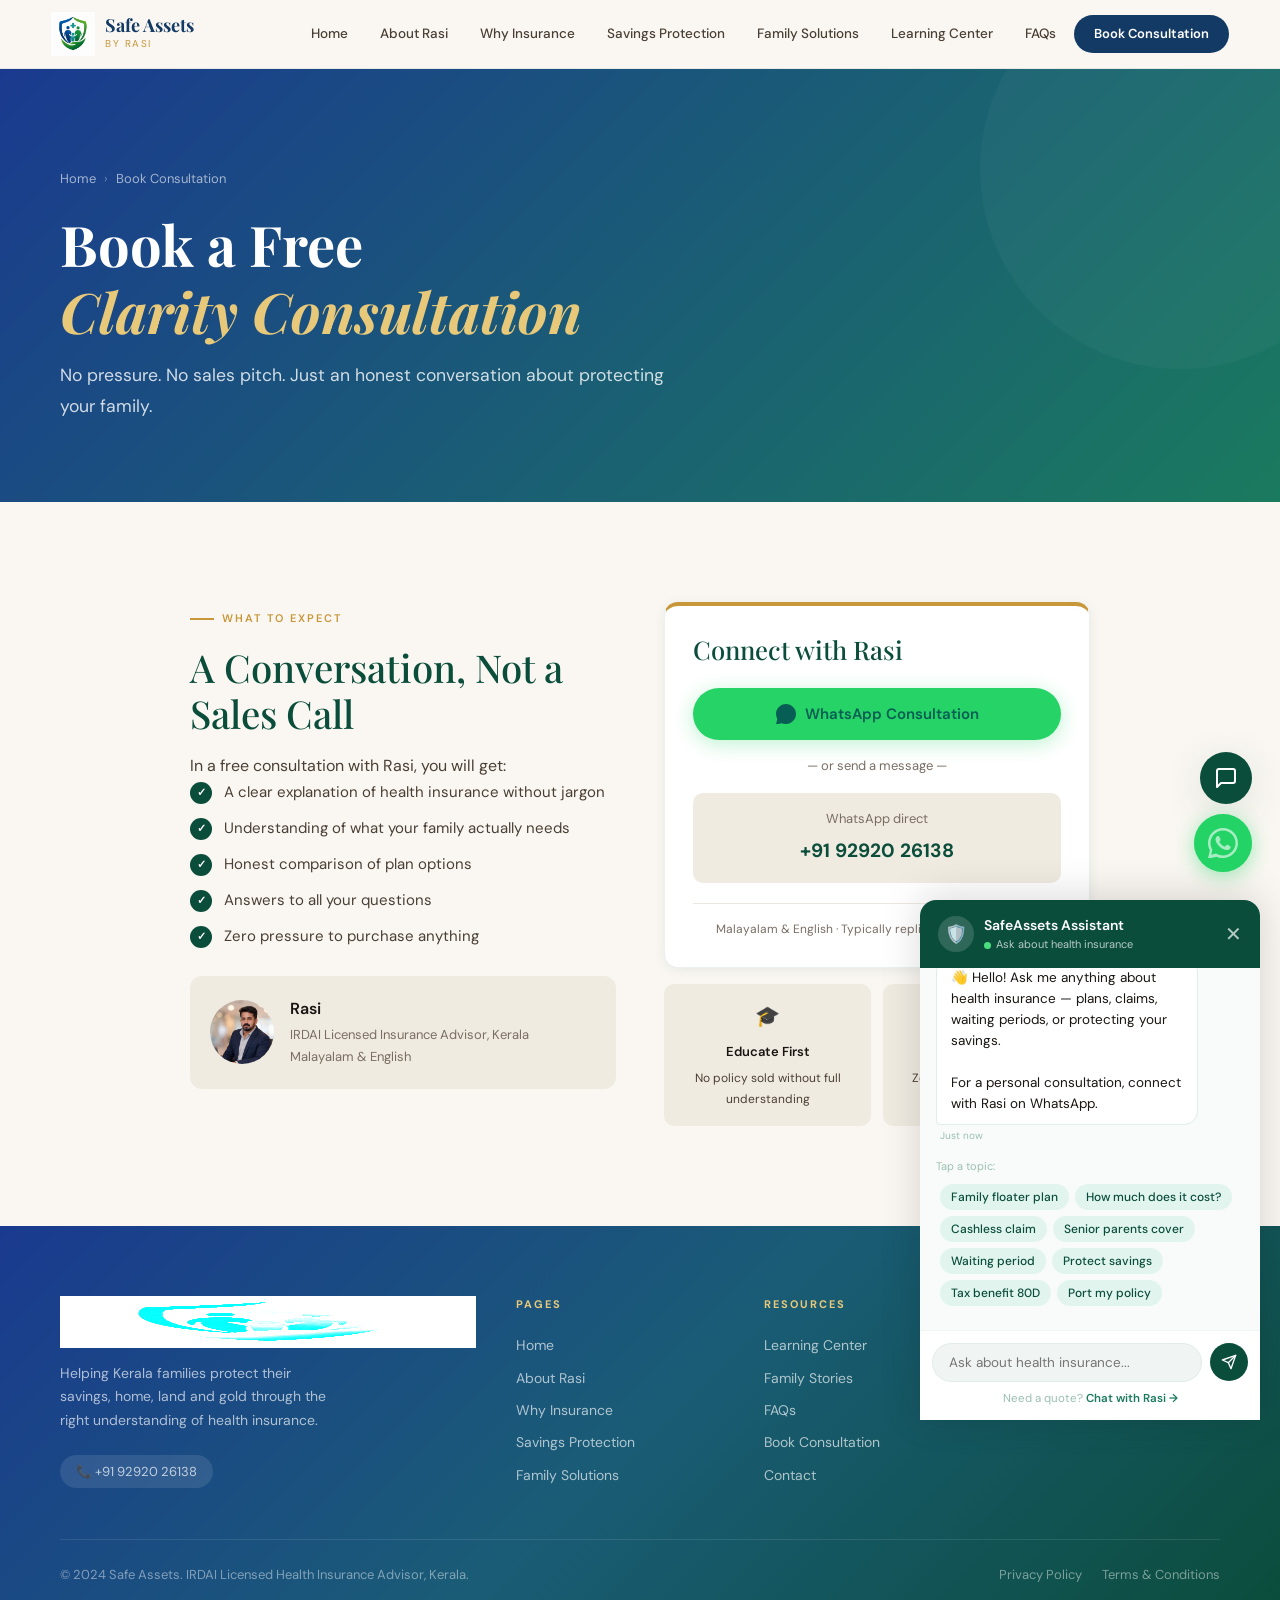
<file: consultation.html>
<!DOCTYPE html>
<html lang="en">
<head>
<meta charset="UTF-8">
<meta name="viewport" content="width=device-width, initial-scale=1.0">
<title>Book Free Consultation — Safe Assets Rasi | Safe Assets Kerala</title>
<meta name="description" content="Book a free health insurance clarity consultation with Rasi. No pressure. No jargon. Just clarity about protecting your family.">


<link rel="stylesheet" href="combined.css">
</head>
<body>
<nav class="nav" id="mainNav">
  <div class="nav-inner">
    <a href="index.html" class="nav-logo">
      <img src="logo.png" alt="Safe Assets">
      <div class="nav-logo-text">
        <span class="nav-logo-name">Safe Assets</span>
        <span class="nav-logo-sub">by Rasi</span>
      </div>
    </a>
    <div class="nav-links">
      <a href="index.html" class="nav-link" data-page="index.html">Home</a>
      <a href="about.html" class="nav-link" data-page="about.html">About Rasi</a>
      <a href="why-insurance.html" class="nav-link" data-page="why-insurance.html">Why Insurance</a>
      <a href="savings-protection.html" class="nav-link" data-page="savings-protection.html">Savings Protection</a>
      <a href="family-solutions.html" class="nav-link" data-page="family-solutions.html">Family Solutions</a>
      <a href="learning-center.html" class="nav-link" data-page="learning-center.html">Learning Center</a>
      <a href="faqs.html" class="nav-link" data-page="faqs.html">FAQs</a>
      <a href="consultation.html" class="nav-link nav-cta" data-page="consultation.html">Book Consultation</a>
    </div>
    <div class="nav-hamburger" onclick="toggleMobileNav()"><span></span><span></span><span></span></div>
  </div>
  <div class="nav-mobile" id="mobileNav">
    <a href="index.html" class="nav-link">Home</a>
    <a href="about.html" class="nav-link">About Rasi</a>
    <a href="why-insurance.html" class="nav-link">Why Insurance</a>
    <a href="savings-protection.html" class="nav-link">Savings Protection</a>
    <a href="family-solutions.html" class="nav-link">Family Solutions</a>
    <a href="learning-center.html" class="nav-link">Learning Center</a>
    <a href="stories.html" class="nav-link">Family Stories</a>
    <a href="faqs.html" class="nav-link">FAQs</a>
    <a href="consultation.html" class="nav-link nav-cta">Book Consultation</a>
  </div>
</nav>

<div class="page-hero">
  <div class="page-hero-inner">
    <div class="page-breadcrumb"><a href="index.html">Home</a><span>›</span>Book Consultation</div>
    <h1>Book a Free<br><em style="color:var(--gold-light)">Clarity Consultation</em></h1>
    <p>No pressure. No sales pitch. Just an honest conversation about protecting your family.</p>
  </div>
</div>

<section class="section">
  <div class="section-inner" style="max-width:900px;margin:0 auto">
    <div style="display:grid;grid-template-columns:1fr 1fr;gap:48px;align-items:start">
      <div>
        <div class="section-label">What to expect</div>
        <h2>A Conversation, Not a Sales Call</h2>
        <p class="mt-16">In a free consultation with Rasi, you will get:</p>
        <ul class="tick-list mt-20">
          <li>A clear explanation of health insurance without jargon</li>
          <li>Understanding of what your family actually needs</li>
          <li>Honest comparison of plan options</li>
          <li>Answers to all your questions</li>
          <li>Zero pressure to purchase anything</li>
        </ul>
        <div style="display:flex;align-items:center;gap:16px;background:var(--ivory-dark);border-radius:12px;padding:20px;margin-top:28px">
          <img src="rasi.jpg" alt="Rasi" style="width:64px;height:64px;border-radius:50%;object-fit:cover;object-position:top;flex-shrink:0">
          <div>
            <strong>Rasi</strong>
            <p style="font-size:13px;color:var(--text-soft);margin-top:2px">IRDAI Licensed Insurance Advisor, Kerala<br>Malayalam &amp; English</p>
          </div>
        </div>
      </div>
      <div>
        <div class="card" style="border-top:4px solid var(--gold)">
          <h3 style="margin-bottom:24px">Connect with Rasi</h3>
          <div style="display:flex;flex-direction:column;gap:16px">
            <button class="btn btn-wa" style="width:100%;justify-content:center;font-size:15px;padding:16px 28px" onclick="openWA('Hi Rasi, I want to book a free health insurance consultation')">
              <svg width="20" height="20" viewBox="0 0 24 24" fill="currentColor"><path d="M17.472 14.382c-.297-.149-1.758-.867-2.03-.967-.273-.099-.471-.148-.67.15-.197.297-.767.966-.94 1.164-.173.199-.347.223-.644.075-.297-.15-1.255-.463-2.39-1.475-.883-.788-1.48-1.761-1.653-2.059-.173-.297-.018-.458.13-.606.134-.133.298-.347.446-.52.149-.174.198-.298.298-.497.099-.198.05-.371-.025-.52-.075-.149-.669-1.612-.916-2.207-.242-.579-.487-.5-.669-.51-.173-.008-.371-.01-.57-.01-.198 0-.52.074-.792.372-.272.297-1.04 1.016-1.04 2.479 0 1.462 1.065 2.875 1.213 3.074.149.198 2.096 3.2 5.077 4.487.709.306 1.262.489 1.694.625.712.227 1.36.195 1.871.118.571-.085 1.758-.719 2.006-1.413.248-.694.248-1.289.173-1.413-.074-.124-.272-.198-.57-.347z"/><path d="M12 0C5.373 0 0 5.373 0 12c0 2.127.558 4.126 1.533 5.859L.057 23.862a.5.5 0 00.609.61l6.102-1.472A11.954 11.954 0 0012 24c6.627 0 12-5.373 12-12S18.627 0 12 0z"/></svg>
              WhatsApp Consultation
            </button>
            <div style="text-align:center;font-size:13px;color:var(--text-soft)">— or send a message —</div>
            <div style="background:var(--ivory-dark);border-radius:10px;padding:16px;text-align:center">
              <div style="font-size:13px;color:var(--text-soft);margin-bottom:6px">WhatsApp direct</div>
              <a href="tel:+919292026138" style="font-size:1.2rem;font-weight:700;color:var(--green-deep)">+91 92920 26138</a>
            </div>
          </div>
          <div style="margin-top:20px;padding-top:16px;border-top:1px solid var(--cream)">
            <div style="font-size:12px;color:var(--text-soft);text-align:center">Malayalam &amp; English · Typically replies within 30 minutes</div>
          </div>
        </div>
        <div style="display:grid;grid-template-columns:1fr 1fr;gap:12px;margin-top:16px">
          <div style="background:var(--ivory-dark);border-radius:10px;padding:16px;text-align:center">
            <div style="font-size:20px;margin-bottom:6px">🎓</div>
            <strong style="font-size:13px">Educate First</strong>
            <p style="font-size:12px;margin-top:4px">No policy sold without full understanding</p>
          </div>
          <div style="background:var(--ivory-dark);border-radius:10px;padding:16px;text-align:center">
            <div style="font-size:20px;margin-bottom:6px">🆓</div>
            <strong style="font-size:13px">Free Consultation</strong>
            <p style="font-size:12px;margin-top:4px">Zero charge for the clarity session</p>
          </div>
        </div>
      </div>
    </div>
  </div>
</section>

<footer class="footer">
  <div class="footer-inner">
    <div class="footer-grid">
      <div class="footer-brand">
        <img src="logo.png" alt="Safe Assets">
        <p>Helping Kerala families protect their savings, home, land and gold through the right understanding of health insurance.</p>
        <div style="margin-top:8px"><button onclick="openWA()" style="background:rgba(255,255,255,0.1);border:none;color:rgba(255,255,255,0.7);padding:8px 16px;border-radius:20px;cursor:pointer;font-family:'DM Sans',sans-serif;font-size:13px">📞 +91 92920 26138</button></div>
      </div>
      <div class="footer-col">
        <h5>Pages</h5>
        <a href="index.html">Home</a><a href="about.html">About Rasi</a><a href="why-insurance.html">Why Insurance</a><a href="savings-protection.html">Savings Protection</a><a href="family-solutions.html">Family Solutions</a>
      </div>
      <div class="footer-col">
        <h5>Resources</h5>
        <a href="learning-center.html">Learning Center</a><a href="stories.html">Family Stories</a><a href="faqs.html">FAQs</a><a href="consultation.html">Book Consultation</a><a href="contact.html">Contact</a>
      </div>
      <div class="footer-col">
        <h5>Legal</h5>
        <a href="privacy.html">Privacy Policy</a><a href="terms.html">Terms &amp; Conditions</a>
      </div>
    </div>
    <div class="footer-bottom">
      <p>&copy; 2024 Safe Assets. IRDAI Licensed Health Insurance Advisor, Kerala.</p>
      <div class="footer-bottom-links"><a href="privacy.html">Privacy Policy</a><a href="terms.html">Terms &amp; Conditions</a></div>
    </div>
  </div>
</footer>
<a class="wa-float" onclick="openWA()" title="WhatsApp Rasi">
  <span class="wa-float-pulse"></span>
  <svg viewBox="0 0 24 24"><path d="M17.472 14.382c-.297-.149-1.758-.867-2.03-.967-.273-.099-.471-.148-.67.15-.197.297-.767.966-.94 1.164-.173.199-.347.223-.644.075-.297-.15-1.255-.463-2.39-1.475-.883-.788-1.48-1.761-1.653-2.059-.173-.297-.018-.458.13-.606.134-.133.298-.347.446-.52.149-.174.198-.298.298-.497.099-.198.05-.371-.025-.52-.075-.149-.669-1.612-.916-2.207-.242-.579-.487-.5-.669-.51-.173-.008-.371-.01-.57-.01-.198 0-.52.074-.792.372-.272.297-1.04 1.016-1.04 2.479 0 1.462 1.065 2.875 1.213 3.074.149.198 2.096 3.2 5.077 4.487.709.306 1.262.489 1.694.625.712.227 1.36.195 1.871.118.571-.085 1.758-.719 2.006-1.413.248-.694.248-1.289.173-1.413-.074-.124-.272-.198-.57-.347z"/><path d="M12 0C5.373 0 0 5.373 0 12c0 2.127.558 4.126 1.533 5.859L.057 23.862a.5.5 0 00.609.61l6.102-1.472A11.954 11.954 0 0012 24c6.627 0 12-5.373 12-12S18.627 0 12 0zm0 22c-1.891 0-3.667-.502-5.201-1.38l-.374-.217-3.876.935.966-3.788-.237-.389A9.953 9.953 0 012 12C2 6.477 6.477 2 12 2s10 4.477 10 10-4.477 10-10 10z"/></svg>
</a>
<button class="chat-fab" id="chatFab" onclick="toggleChat()">
  <svg viewBox="0 0 24 24" stroke-width="2" stroke-linecap="round" stroke-linejoin="round"><path d="M21 15a2 2 0 0 1-2 2H7l-4 4V5a2 2 0 0 1 2-2h14a2 2 0 0 1 2 2z"></path></svg>
</button>
<div class="chat-panel" id="chatPanel">
  <div class="chat-panel-head">
    <div class="chat-panel-head-left">
      <div class="chat-panel-head-avatar">🛡️</div>
      <div><div class="chat-panel-head-name">SafeAssets Assistant</div><div class="chat-panel-head-status"><span class="online-dot"></span> Ask about health insurance</div></div>
    </div>
    <button class="chat-close-btn" onclick="toggleChat()">✕</button>
  </div>
  <div class="chat-msgs" id="chatMsgs">
    <div class="chat-msg bot"><div class="chat-bubble">👋 Hello! Ask me anything about health insurance — plans, claims, waiting periods, or protecting your savings.<br><br>For a personal consultation, connect with Rasi on WhatsApp.</div><div class="chat-time">Just now</div></div>
  </div>
  <div class="chat-input-area">
    <div class="chat-input-row">
      <input type="text" class="chat-input" id="chatInput" placeholder="Ask about health insurance..." onkeydown="if(event.key==='Enter')chatSend('chatMsgs','chatInput','chatSendBtn')">
      <button class="chat-send" id="chatSendBtn" onclick="chatSend('chatMsgs','chatInput','chatSendBtn')"><svg viewBox="0 0 24 24" fill="none" stroke="white" stroke-width="2" stroke-linecap="round" stroke-linejoin="round"><line x1="22" y1="2" x2="11" y2="13"/><polygon points="22 2 15 22 11 13 2 9 22 2"/></svg></button>
    </div>
    <div class="chat-wa-cta">Need a quote? <button onclick="openWA()">Chat with Rasi →</button></div>
  </div>
</div>
<script src="shared.js"></script>
</body>
</html>
</file>
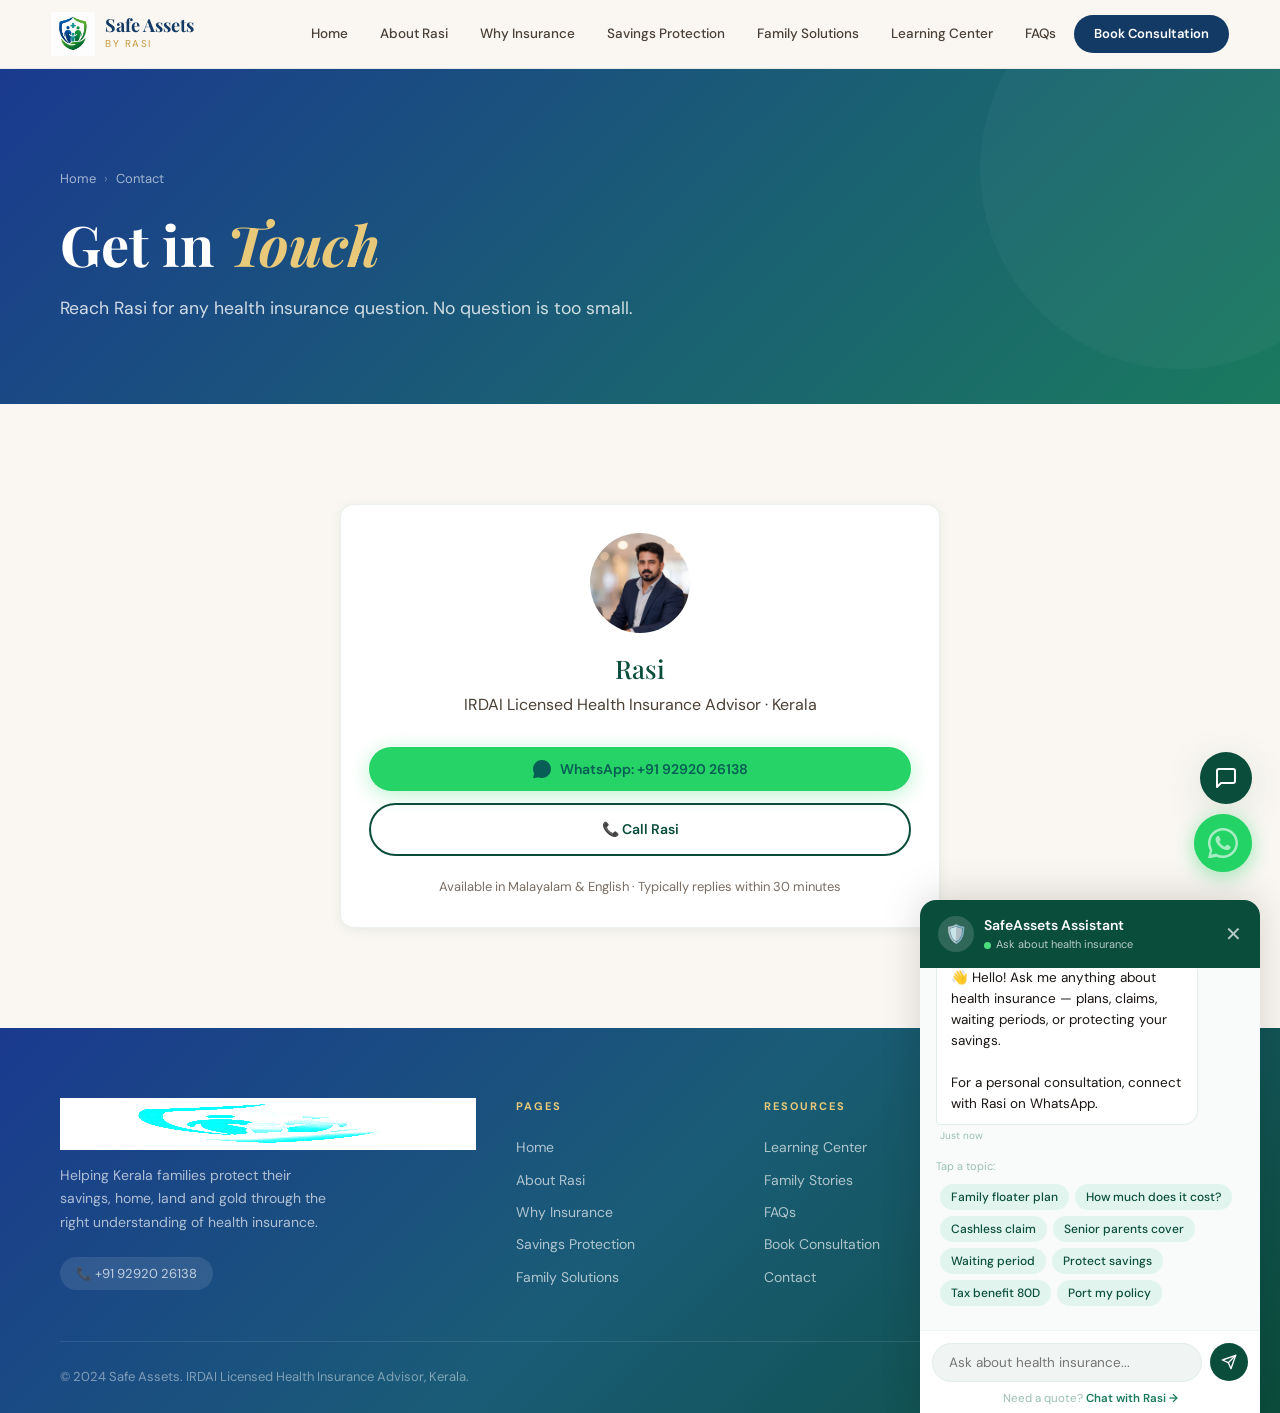
<file: contact.html>
<!DOCTYPE html>
<html lang="en">
<head>
<meta charset="UTF-8">
<meta name="viewport" content="width=device-width, initial-scale=1.0">
<title>Contact Safe Assets — Rasi Kerala | Safe Assets Kerala</title>
<meta name="description" content="Contact Rasi for health insurance questions. WhatsApp, phone or message. Kerala-based IRDAI licensed advisor.">


<link rel="stylesheet" href="combined.css">
</head>
<body>
<nav class="nav" id="mainNav">
  <div class="nav-inner">
    <a href="index.html" class="nav-logo">
      <img src="logo.png" alt="Safe Assets">
      <div class="nav-logo-text">
        <span class="nav-logo-name">Safe Assets</span>
        <span class="nav-logo-sub">by Rasi</span>
      </div>
    </a>
    <div class="nav-links">
      <a href="index.html" class="nav-link" data-page="index.html">Home</a>
      <a href="about.html" class="nav-link" data-page="about.html">About Rasi</a>
      <a href="why-insurance.html" class="nav-link" data-page="why-insurance.html">Why Insurance</a>
      <a href="savings-protection.html" class="nav-link" data-page="savings-protection.html">Savings Protection</a>
      <a href="family-solutions.html" class="nav-link" data-page="family-solutions.html">Family Solutions</a>
      <a href="learning-center.html" class="nav-link" data-page="learning-center.html">Learning Center</a>
      <a href="faqs.html" class="nav-link" data-page="faqs.html">FAQs</a>
      <a href="consultation.html" class="nav-link nav-cta" data-page="consultation.html">Book Consultation</a>
    </div>
    <div class="nav-hamburger" onclick="toggleMobileNav()"><span></span><span></span><span></span></div>
  </div>
  <div class="nav-mobile" id="mobileNav">
    <a href="index.html" class="nav-link">Home</a>
    <a href="about.html" class="nav-link">About Rasi</a>
    <a href="why-insurance.html" class="nav-link">Why Insurance</a>
    <a href="savings-protection.html" class="nav-link">Savings Protection</a>
    <a href="family-solutions.html" class="nav-link">Family Solutions</a>
    <a href="learning-center.html" class="nav-link">Learning Center</a>
    <a href="stories.html" class="nav-link">Family Stories</a>
    <a href="faqs.html" class="nav-link">FAQs</a>
    <a href="consultation.html" class="nav-link nav-cta">Book Consultation</a>
  </div>
</nav>

<div class="page-hero">
  <div class="page-hero-inner">
    <div class="page-breadcrumb"><a href="index.html">Home</a><span>›</span>Contact</div>
    <h1>Get in <em style="color:var(--gold-light)">Touch</em></h1>
    <p>Reach Rasi for any health insurance question. No question is too small.</p>
  </div>
</div>
<section class="section">
  <div class="section-inner" style="max-width:600px;margin:0 auto;text-align:center">
    <div class="card">
      <img src="rasi.jpg" alt="Rasi" style="width:100px;height:100px;border-radius:50%;object-fit:cover;object-position:top;margin:0 auto 20px;display:block">
      <h3>Rasi</h3>
      <p style="margin-top:8px">IRDAI Licensed Health Insurance Advisor · Kerala</p>
      <div style="display:flex;flex-direction:column;gap:12px;margin-top:28px">
        <button class="btn btn-wa" style="justify-content:center" onclick="openWA('Hi Rasi, I have a question about health insurance')">
          <svg width="18" height="18" viewBox="0 0 24 24" fill="currentColor"><path d="M17.472 14.382c-.297-.149-1.758-.867-2.03-.967-.273-.099-.471-.148-.67.15-.197.297-.767.966-.94 1.164-.173.199-.347.223-.644.075-.297-.15-1.255-.463-2.39-1.475-.883-.788-1.48-1.761-1.653-2.059-.173-.297-.018-.458.13-.606.134-.133.298-.347.446-.52.149-.174.198-.298.298-.497.099-.198.05-.371-.025-.52-.075-.149-.669-1.612-.916-2.207-.242-.579-.487-.5-.669-.51-.173-.008-.371-.01-.57-.01-.198 0-.52.074-.792.372-.272.297-1.04 1.016-1.04 2.479 0 1.462 1.065 2.875 1.213 3.074.149.198 2.096 3.2 5.077 4.487.709.306 1.262.489 1.694.625.712.227 1.36.195 1.871.118.571-.085 1.758-.719 2.006-1.413.248-.694.248-1.289.173-1.413-.074-.124-.272-.198-.57-.347z"/><path d="M12 0C5.373 0 0 5.373 0 12c0 2.127.558 4.126 1.533 5.859L.057 23.862a.5.5 0 00.609.61l6.102-1.472A11.954 11.954 0 0012 24c6.627 0 12-5.373 12-12S18.627 0 12 0z"/></svg>
          WhatsApp: +91 92920 26138
        </button>
        <a href="tel:+919292026138" class="btn btn-outline" style="justify-content:center">📞 Call Rasi</a>
      </div>
      <p style="font-size:13px;color:var(--text-soft);margin-top:20px">Available in Malayalam &amp; English · Typically replies within 30 minutes</p>
    </div>
  </div>
</section>

<footer class="footer">
  <div class="footer-inner">
    <div class="footer-grid">
      <div class="footer-brand">
        <img src="logo.png" alt="Safe Assets">
        <p>Helping Kerala families protect their savings, home, land and gold through the right understanding of health insurance.</p>
        <div style="margin-top:8px"><button onclick="openWA()" style="background:rgba(255,255,255,0.1);border:none;color:rgba(255,255,255,0.7);padding:8px 16px;border-radius:20px;cursor:pointer;font-family:'DM Sans',sans-serif;font-size:13px">📞 +91 92920 26138</button></div>
      </div>
      <div class="footer-col">
        <h5>Pages</h5>
        <a href="index.html">Home</a><a href="about.html">About Rasi</a><a href="why-insurance.html">Why Insurance</a><a href="savings-protection.html">Savings Protection</a><a href="family-solutions.html">Family Solutions</a>
      </div>
      <div class="footer-col">
        <h5>Resources</h5>
        <a href="learning-center.html">Learning Center</a><a href="stories.html">Family Stories</a><a href="faqs.html">FAQs</a><a href="consultation.html">Book Consultation</a><a href="contact.html">Contact</a>
      </div>
      <div class="footer-col">
        <h5>Legal</h5>
        <a href="privacy.html">Privacy Policy</a><a href="terms.html">Terms &amp; Conditions</a>
      </div>
    </div>
    <div class="footer-bottom">
      <p>&copy; 2024 Safe Assets. IRDAI Licensed Health Insurance Advisor, Kerala.</p>
      <div class="footer-bottom-links"><a href="privacy.html">Privacy Policy</a><a href="terms.html">Terms &amp; Conditions</a></div>
    </div>
  </div>
</footer>
<a class="wa-float" onclick="openWA()" title="WhatsApp Rasi">
  <span class="wa-float-pulse"></span>
  <svg viewBox="0 0 24 24"><path d="M17.472 14.382c-.297-.149-1.758-.867-2.03-.967-.273-.099-.471-.148-.67.15-.197.297-.767.966-.94 1.164-.173.199-.347.223-.644.075-.297-.15-1.255-.463-2.39-1.475-.883-.788-1.48-1.761-1.653-2.059-.173-.297-.018-.458.13-.606.134-.133.298-.347.446-.52.149-.174.198-.298.298-.497.099-.198.05-.371-.025-.52-.075-.149-.669-1.612-.916-2.207-.242-.579-.487-.5-.669-.51-.173-.008-.371-.01-.57-.01-.198 0-.52.074-.792.372-.272.297-1.04 1.016-1.04 2.479 0 1.462 1.065 2.875 1.213 3.074.149.198 2.096 3.2 5.077 4.487.709.306 1.262.489 1.694.625.712.227 1.36.195 1.871.118.571-.085 1.758-.719 2.006-1.413.248-.694.248-1.289.173-1.413-.074-.124-.272-.198-.57-.347z"/><path d="M12 0C5.373 0 0 5.373 0 12c0 2.127.558 4.126 1.533 5.859L.057 23.862a.5.5 0 00.609.61l6.102-1.472A11.954 11.954 0 0012 24c6.627 0 12-5.373 12-12S18.627 0 12 0zm0 22c-1.891 0-3.667-.502-5.201-1.38l-.374-.217-3.876.935.966-3.788-.237-.389A9.953 9.953 0 012 12C2 6.477 6.477 2 12 2s10 4.477 10 10-4.477 10-10 10z"/></svg>
</a>
<button class="chat-fab" id="chatFab" onclick="toggleChat()">
  <svg viewBox="0 0 24 24" stroke-width="2" stroke-linecap="round" stroke-linejoin="round"><path d="M21 15a2 2 0 0 1-2 2H7l-4 4V5a2 2 0 0 1 2-2h14a2 2 0 0 1 2 2z"></path></svg>
</button>
<div class="chat-panel" id="chatPanel">
  <div class="chat-panel-head">
    <div class="chat-panel-head-left">
      <div class="chat-panel-head-avatar">🛡️</div>
      <div><div class="chat-panel-head-name">SafeAssets Assistant</div><div class="chat-panel-head-status"><span class="online-dot"></span> Ask about health insurance</div></div>
    </div>
    <button class="chat-close-btn" onclick="toggleChat()">✕</button>
  </div>
  <div class="chat-msgs" id="chatMsgs">
    <div class="chat-msg bot"><div class="chat-bubble">👋 Hello! Ask me anything about health insurance — plans, claims, waiting periods, or protecting your savings.<br><br>For a personal consultation, connect with Rasi on WhatsApp.</div><div class="chat-time">Just now</div></div>
  </div>
  <div class="chat-input-area">
    <div class="chat-input-row">
      <input type="text" class="chat-input" id="chatInput" placeholder="Ask about health insurance..." onkeydown="if(event.key==='Enter')chatSend('chatMsgs','chatInput','chatSendBtn')">
      <button class="chat-send" id="chatSendBtn" onclick="chatSend('chatMsgs','chatInput','chatSendBtn')"><svg viewBox="0 0 24 24" fill="none" stroke="white" stroke-width="2" stroke-linecap="round" stroke-linejoin="round"><line x1="22" y1="2" x2="11" y2="13"/><polygon points="22 2 15 22 11 13 2 9 22 2"/></svg></button>
    </div>
    <div class="chat-wa-cta">Need a quote? <button onclick="openWA()">Chat with Rasi →</button></div>
  </div>
</div>
<script src="shared.js"></script>
</body>
</html>
</file>
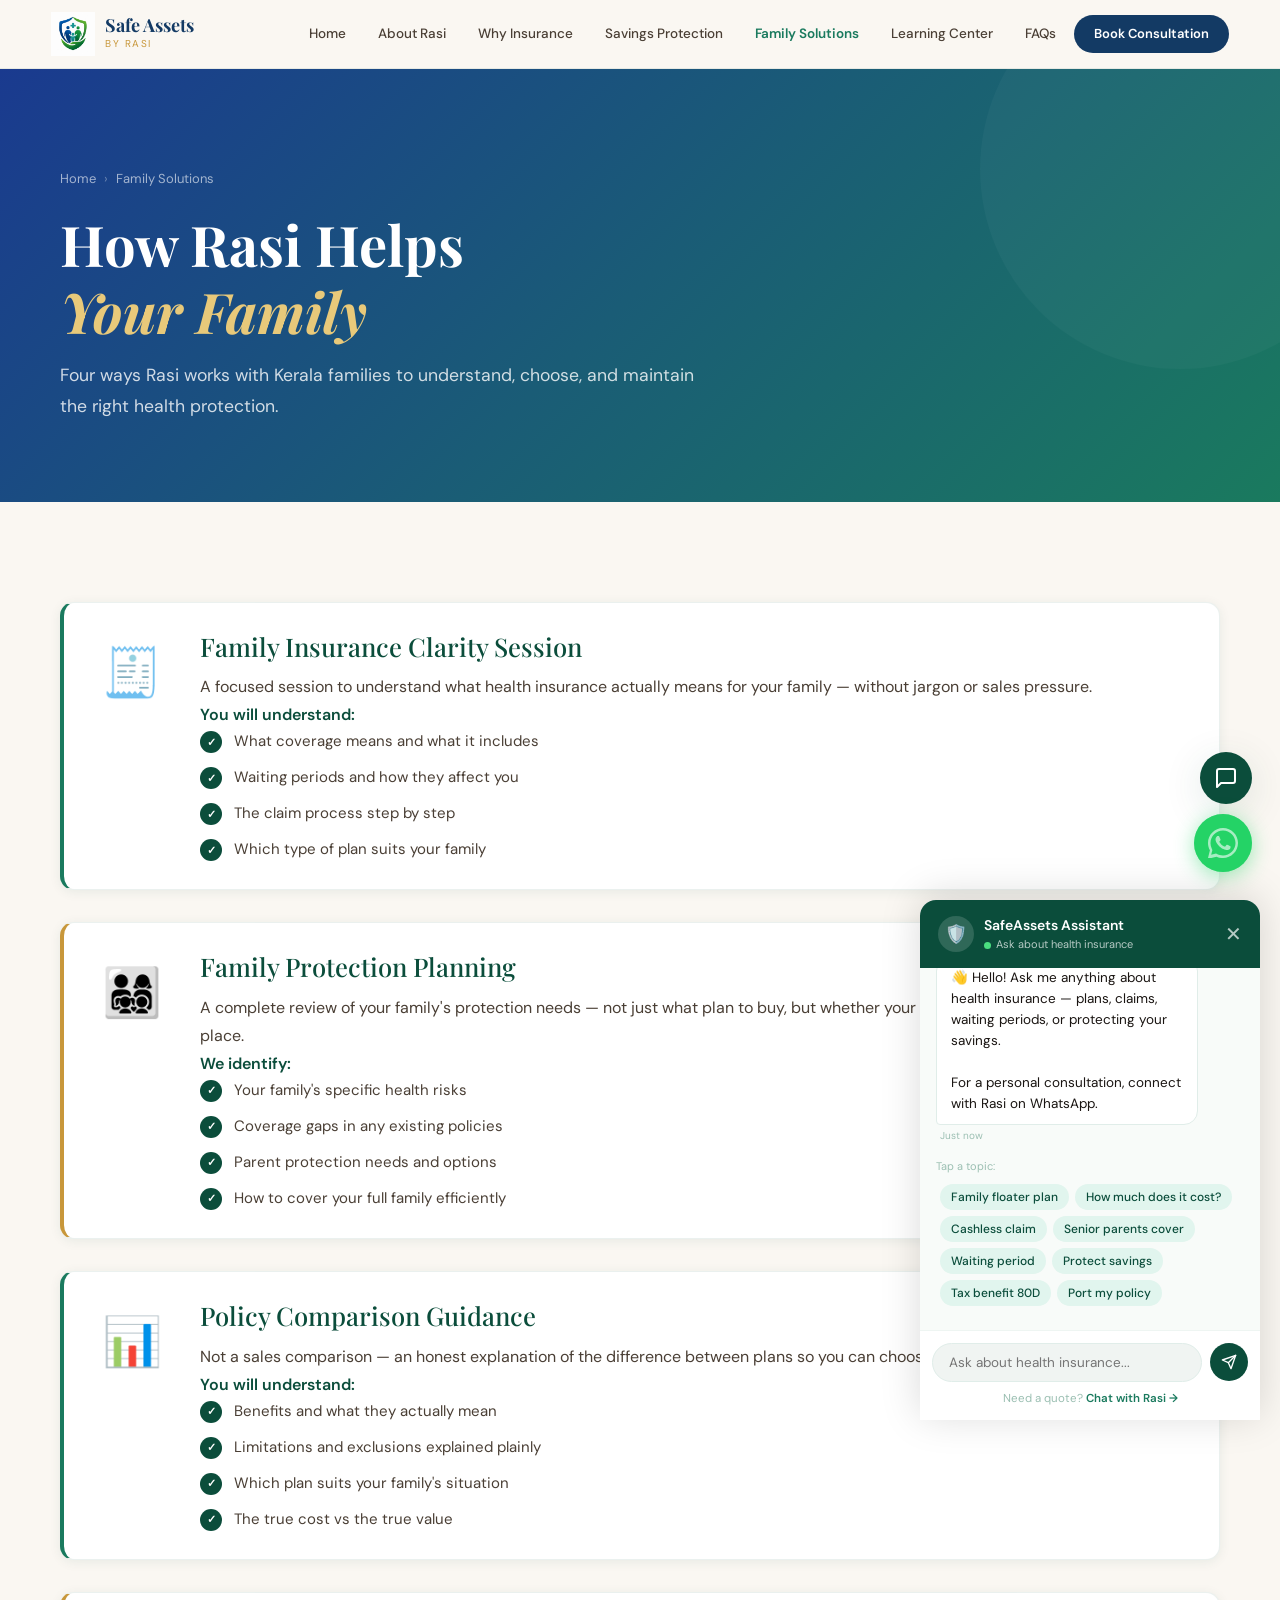
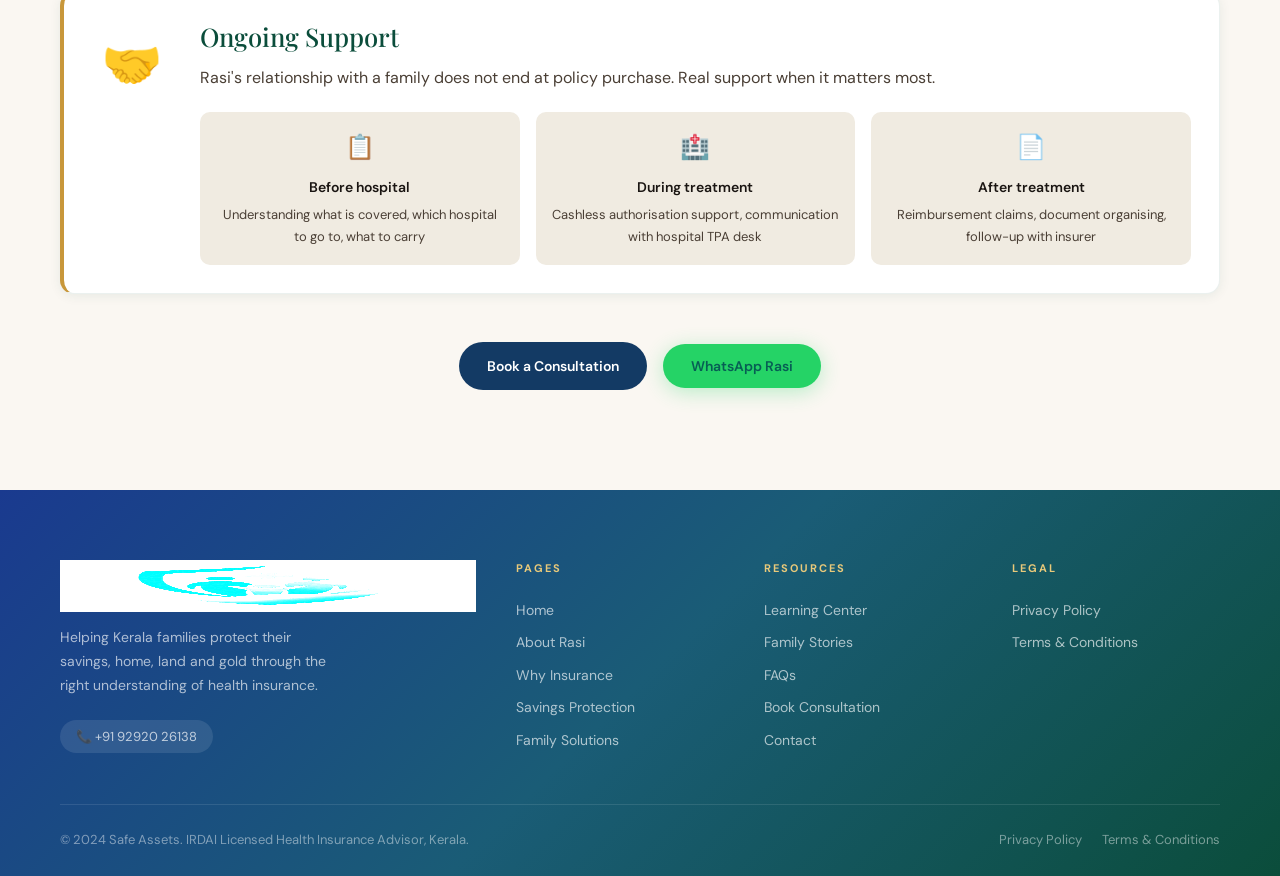
<file: family-solutions.html>
<!DOCTYPE html>
<html lang="en">
<head>
<meta charset="UTF-8">
<meta name="viewport" content="width=device-width, initial-scale=1.0">
<title>Family Protection Solutions — Health Insurance | Safe Assets Kerala</title>
<meta name="description" content="Rasi's services: Insurance Clarity Session, Family Protection Planning, Policy Comparison Guidance, and Ongoing Support for Kerala families.">


<link rel="stylesheet" href="combined.css">
</head>
<body>
<nav class="nav" id="mainNav">
  <div class="nav-inner">
    <a href="index.html" class="nav-logo">
      <img src="logo.png" alt="Safe Assets">
      <div class="nav-logo-text">
        <span class="nav-logo-name">Safe Assets</span>
        <span class="nav-logo-sub">by Rasi</span>
      </div>
    </a>
    <div class="nav-links">
      <a href="index.html" class="nav-link" data-page="index.html">Home</a>
      <a href="about.html" class="nav-link" data-page="about.html">About Rasi</a>
      <a href="why-insurance.html" class="nav-link" data-page="why-insurance.html">Why Insurance</a>
      <a href="savings-protection.html" class="nav-link" data-page="savings-protection.html">Savings Protection</a>
      <a href="family-solutions.html" class="nav-link" data-page="family-solutions.html">Family Solutions</a>
      <a href="learning-center.html" class="nav-link" data-page="learning-center.html">Learning Center</a>
      <a href="faqs.html" class="nav-link" data-page="faqs.html">FAQs</a>
      <a href="consultation.html" class="nav-link nav-cta" data-page="consultation.html">Book Consultation</a>
    </div>
    <div class="nav-hamburger" onclick="toggleMobileNav()"><span></span><span></span><span></span></div>
  </div>
  <div class="nav-mobile" id="mobileNav">
    <a href="index.html" class="nav-link">Home</a>
    <a href="about.html" class="nav-link">About Rasi</a>
    <a href="why-insurance.html" class="nav-link">Why Insurance</a>
    <a href="savings-protection.html" class="nav-link">Savings Protection</a>
    <a href="family-solutions.html" class="nav-link">Family Solutions</a>
    <a href="learning-center.html" class="nav-link">Learning Center</a>
    <a href="stories.html" class="nav-link">Family Stories</a>
    <a href="faqs.html" class="nav-link">FAQs</a>
    <a href="consultation.html" class="nav-link nav-cta">Book Consultation</a>
  </div>
</nav>

<div class="page-hero">
  <div class="page-hero-inner">
    <div class="page-breadcrumb"><a href="index.html">Home</a><span>›</span>Family Solutions</div>
    <h1>How Rasi Helps<br><em style="color:var(--gold-light)">Your Family</em></h1>
    <p>Four ways Rasi works with Kerala families to understand, choose, and maintain the right health protection.</p>
  </div>
</div>

<section class="section">
  <div class="section-inner">
    <div style="display:flex;flex-direction:column;gap:32px">
      <div class="card" style="display:grid;grid-template-columns:80px 1fr;gap:28px;align-items:start;border-left:4px solid var(--green-mid)">
        <div style="font-size:48px;text-align:center;padding-top:4px">🧾</div>
        <div>
          <h3 style="margin-bottom:12px">Family Insurance Clarity Session</h3>
          <p>A focused session to understand what health insurance actually means for your family — without jargon or sales pressure.</p>
          <p class="mt-12" style="font-weight:600;color:var(--green-deep)">You will understand:</p>
          <ul class="tick-list mt-12">
            <li>What coverage means and what it includes</li>
            <li>Waiting periods and how they affect you</li>
            <li>The claim process step by step</li>
            <li>Which type of plan suits your family</li>
          </ul>
        </div>
      </div>
      <div class="card" style="display:grid;grid-template-columns:80px 1fr;gap:28px;align-items:start;border-left:4px solid var(--gold)">
        <div style="font-size:48px;text-align:center;padding-top:4px">👨‍👩‍👧‍👦</div>
        <div>
          <h3 style="margin-bottom:12px">Family Protection Planning</h3>
          <p>A complete review of your family's protection needs — not just what plan to buy, but whether your family has the right coverage in place.</p>
          <p class="mt-12" style="font-weight:600;color:var(--green-deep)">We identify:</p>
          <ul class="tick-list mt-12">
            <li>Your family's specific health risks</li>
            <li>Coverage gaps in any existing policies</li>
            <li>Parent protection needs and options</li>
            <li>How to cover your full family efficiently</li>
          </ul>
        </div>
      </div>
      <div class="card" style="display:grid;grid-template-columns:80px 1fr;gap:28px;align-items:start;border-left:4px solid var(--green-mid)">
        <div style="font-size:48px;text-align:center;padding-top:4px">📊</div>
        <div>
          <h3 style="margin-bottom:12px">Policy Comparison Guidance</h3>
          <p>Not a sales comparison — an honest explanation of the difference between plans so you can choose with confidence.</p>
          <p class="mt-12" style="font-weight:600;color:var(--green-deep)">You will understand:</p>
          <ul class="tick-list mt-12">
            <li>Benefits and what they actually mean</li>
            <li>Limitations and exclusions explained plainly</li>
            <li>Which plan suits your family's situation</li>
            <li>The true cost vs the true value</li>
          </ul>
        </div>
      </div>
      <div class="card" style="display:grid;grid-template-columns:80px 1fr;gap:28px;align-items:start;border-left:4px solid var(--gold)">
        <div style="font-size:48px;text-align:center;padding-top:4px">🤝</div>
        <div>
          <h3 style="margin-bottom:12px">Ongoing Support</h3>
          <p>Rasi's relationship with a family does not end at policy purchase. Real support when it matters most.</p>
          <div style="display:grid;grid-template-columns:1fr 1fr 1fr;gap:16px;margin-top:20px">
            <div style="background:var(--ivory-dark);border-radius:10px;padding:16px;text-align:center">
              <div style="font-size:24px;margin-bottom:8px">📋</div>
              <strong style="font-size:14px">Before hospital</strong>
              <p style="font-size:13px;margin-top:4px">Understanding what is covered, which hospital to go to, what to carry</p>
            </div>
            <div style="background:var(--ivory-dark);border-radius:10px;padding:16px;text-align:center">
              <div style="font-size:24px;margin-bottom:8px">🏥</div>
              <strong style="font-size:14px">During treatment</strong>
              <p style="font-size:13px;margin-top:4px">Cashless authorisation support, communication with hospital TPA desk</p>
            </div>
            <div style="background:var(--ivory-dark);border-radius:10px;padding:16px;text-align:center">
              <div style="font-size:24px;margin-bottom:8px">📄</div>
              <strong style="font-size:14px">After treatment</strong>
              <p style="font-size:13px;margin-top:4px">Reimbursement claims, document organising, follow-up with insurer</p>
            </div>
          </div>
        </div>
      </div>
    </div>
    <div style="text-align:center;margin-top:48px">
      <a href="consultation.html" class="btn btn-primary" style="margin-right:12px">Book a Consultation</a>
      <button class="btn btn-wa" onclick="openWA('Hi Rasi, I want to discuss family protection solutions')">WhatsApp Rasi</button>
    </div>
  </div>
</section>

<footer class="footer">
  <div class="footer-inner">
    <div class="footer-grid">
      <div class="footer-brand">
        <img src="logo.png" alt="Safe Assets">
        <p>Helping Kerala families protect their savings, home, land and gold through the right understanding of health insurance.</p>
        <div style="margin-top:8px"><button onclick="openWA()" style="background:rgba(255,255,255,0.1);border:none;color:rgba(255,255,255,0.7);padding:8px 16px;border-radius:20px;cursor:pointer;font-family:'DM Sans',sans-serif;font-size:13px">📞 +91 92920 26138</button></div>
      </div>
      <div class="footer-col">
        <h5>Pages</h5>
        <a href="index.html">Home</a><a href="about.html">About Rasi</a><a href="why-insurance.html">Why Insurance</a><a href="savings-protection.html">Savings Protection</a><a href="family-solutions.html">Family Solutions</a>
      </div>
      <div class="footer-col">
        <h5>Resources</h5>
        <a href="learning-center.html">Learning Center</a><a href="stories.html">Family Stories</a><a href="faqs.html">FAQs</a><a href="consultation.html">Book Consultation</a><a href="contact.html">Contact</a>
      </div>
      <div class="footer-col">
        <h5>Legal</h5>
        <a href="privacy.html">Privacy Policy</a><a href="terms.html">Terms &amp; Conditions</a>
      </div>
    </div>
    <div class="footer-bottom">
      <p>&copy; 2024 Safe Assets. IRDAI Licensed Health Insurance Advisor, Kerala.</p>
      <div class="footer-bottom-links"><a href="privacy.html">Privacy Policy</a><a href="terms.html">Terms &amp; Conditions</a></div>
    </div>
  </div>
</footer>
<a class="wa-float" onclick="openWA()" title="WhatsApp Rasi">
  <span class="wa-float-pulse"></span>
  <svg viewBox="0 0 24 24"><path d="M17.472 14.382c-.297-.149-1.758-.867-2.03-.967-.273-.099-.471-.148-.67.15-.197.297-.767.966-.94 1.164-.173.199-.347.223-.644.075-.297-.15-1.255-.463-2.39-1.475-.883-.788-1.48-1.761-1.653-2.059-.173-.297-.018-.458.13-.606.134-.133.298-.347.446-.52.149-.174.198-.298.298-.497.099-.198.05-.371-.025-.52-.075-.149-.669-1.612-.916-2.207-.242-.579-.487-.5-.669-.51-.173-.008-.371-.01-.57-.01-.198 0-.52.074-.792.372-.272.297-1.04 1.016-1.04 2.479 0 1.462 1.065 2.875 1.213 3.074.149.198 2.096 3.2 5.077 4.487.709.306 1.262.489 1.694.625.712.227 1.36.195 1.871.118.571-.085 1.758-.719 2.006-1.413.248-.694.248-1.289.173-1.413-.074-.124-.272-.198-.57-.347z"/><path d="M12 0C5.373 0 0 5.373 0 12c0 2.127.558 4.126 1.533 5.859L.057 23.862a.5.5 0 00.609.61l6.102-1.472A11.954 11.954 0 0012 24c6.627 0 12-5.373 12-12S18.627 0 12 0zm0 22c-1.891 0-3.667-.502-5.201-1.38l-.374-.217-3.876.935.966-3.788-.237-.389A9.953 9.953 0 012 12C2 6.477 6.477 2 12 2s10 4.477 10 10-4.477 10-10 10z"/></svg>
</a>
<button class="chat-fab" id="chatFab" onclick="toggleChat()">
  <svg viewBox="0 0 24 24" stroke-width="2" stroke-linecap="round" stroke-linejoin="round"><path d="M21 15a2 2 0 0 1-2 2H7l-4 4V5a2 2 0 0 1 2-2h14a2 2 0 0 1 2 2z"></path></svg>
</button>
<div class="chat-panel" id="chatPanel">
  <div class="chat-panel-head">
    <div class="chat-panel-head-left">
      <div class="chat-panel-head-avatar">🛡️</div>
      <div><div class="chat-panel-head-name">SafeAssets Assistant</div><div class="chat-panel-head-status"><span class="online-dot"></span> Ask about health insurance</div></div>
    </div>
    <button class="chat-close-btn" onclick="toggleChat()">✕</button>
  </div>
  <div class="chat-msgs" id="chatMsgs">
    <div class="chat-msg bot"><div class="chat-bubble">👋 Hello! Ask me anything about health insurance — plans, claims, waiting periods, or protecting your savings.<br><br>For a personal consultation, connect with Rasi on WhatsApp.</div><div class="chat-time">Just now</div></div>
  </div>
  <div class="chat-input-area">
    <div class="chat-input-row">
      <input type="text" class="chat-input" id="chatInput" placeholder="Ask about health insurance..." onkeydown="if(event.key==='Enter')chatSend('chatMsgs','chatInput','chatSendBtn')">
      <button class="chat-send" id="chatSendBtn" onclick="chatSend('chatMsgs','chatInput','chatSendBtn')"><svg viewBox="0 0 24 24" fill="none" stroke="white" stroke-width="2" stroke-linecap="round" stroke-linejoin="round"><line x1="22" y1="2" x2="11" y2="13"/><polygon points="22 2 15 22 11 13 2 9 22 2"/></svg></button>
    </div>
    <div class="chat-wa-cta">Need a quote? <button onclick="openWA()">Chat with Rasi →</button></div>
  </div>
</div>
<script src="shared.js"></script>
</body>
</html>
</file>
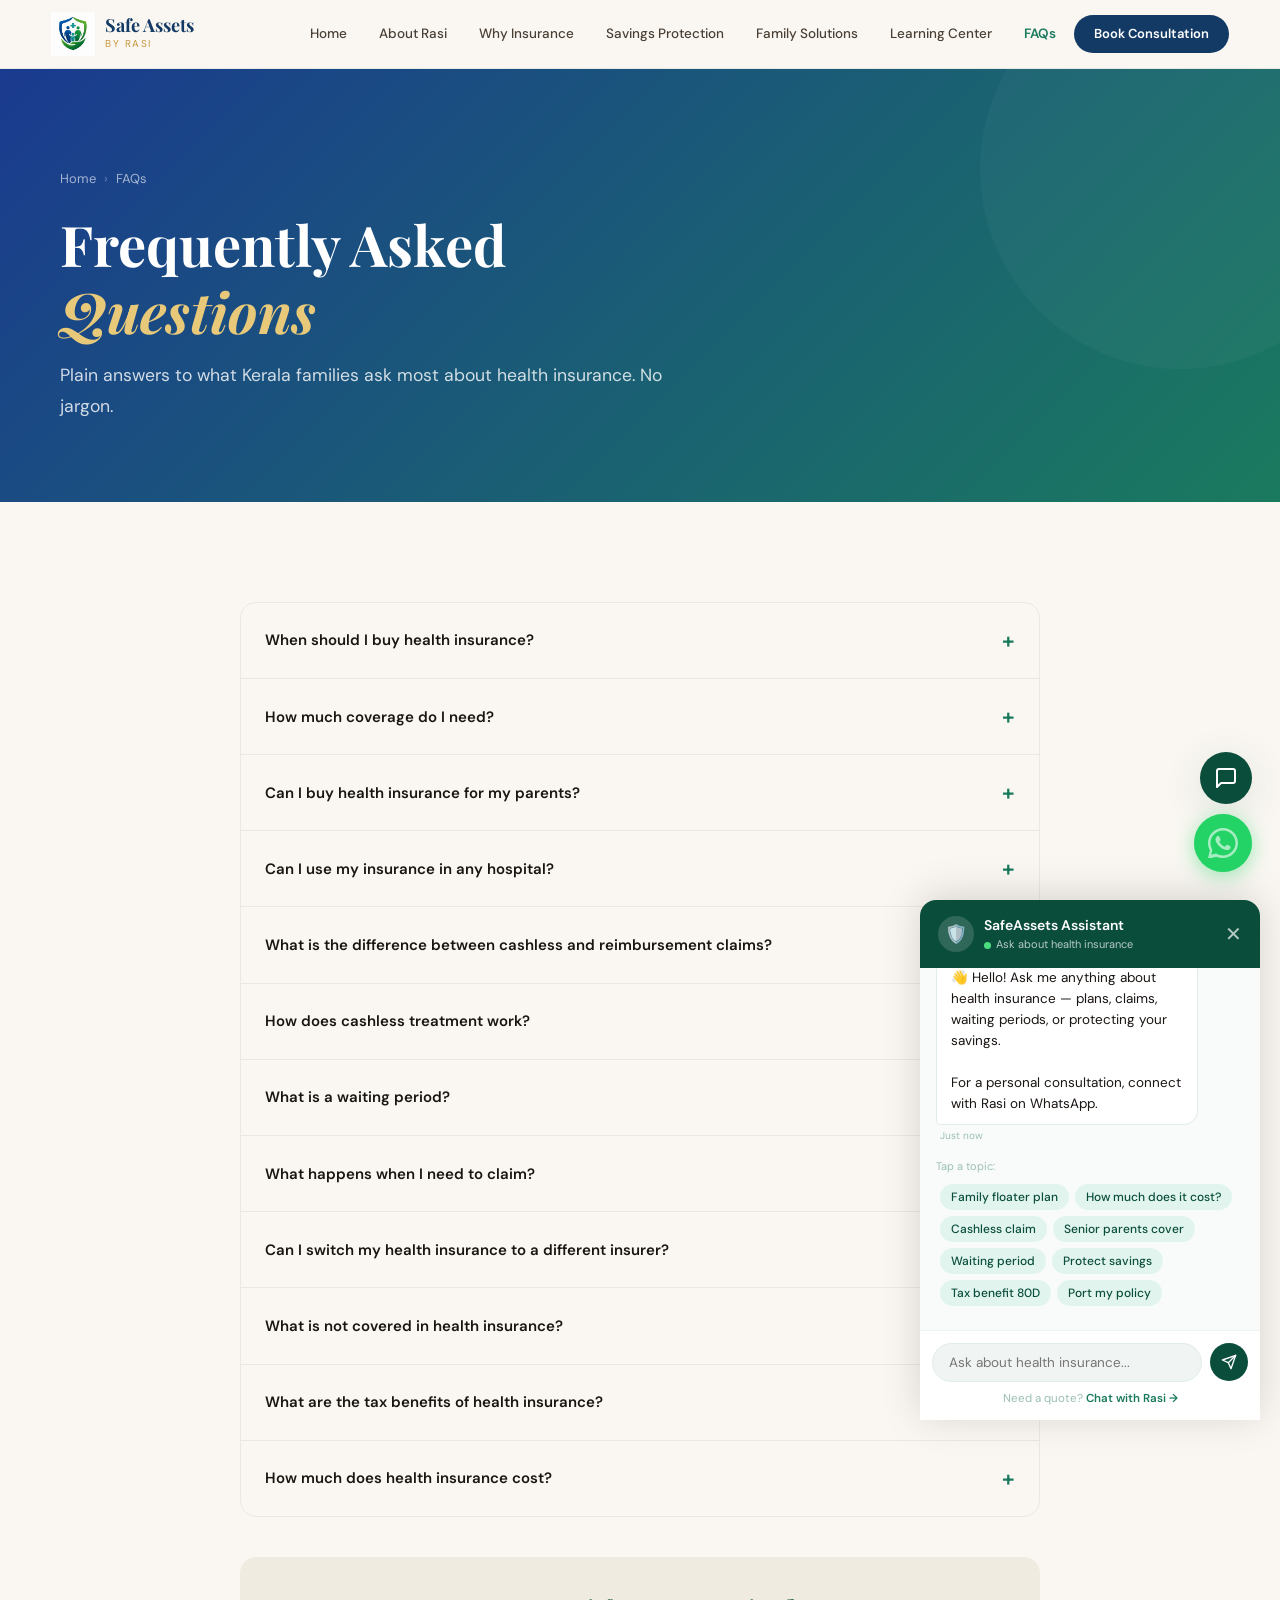
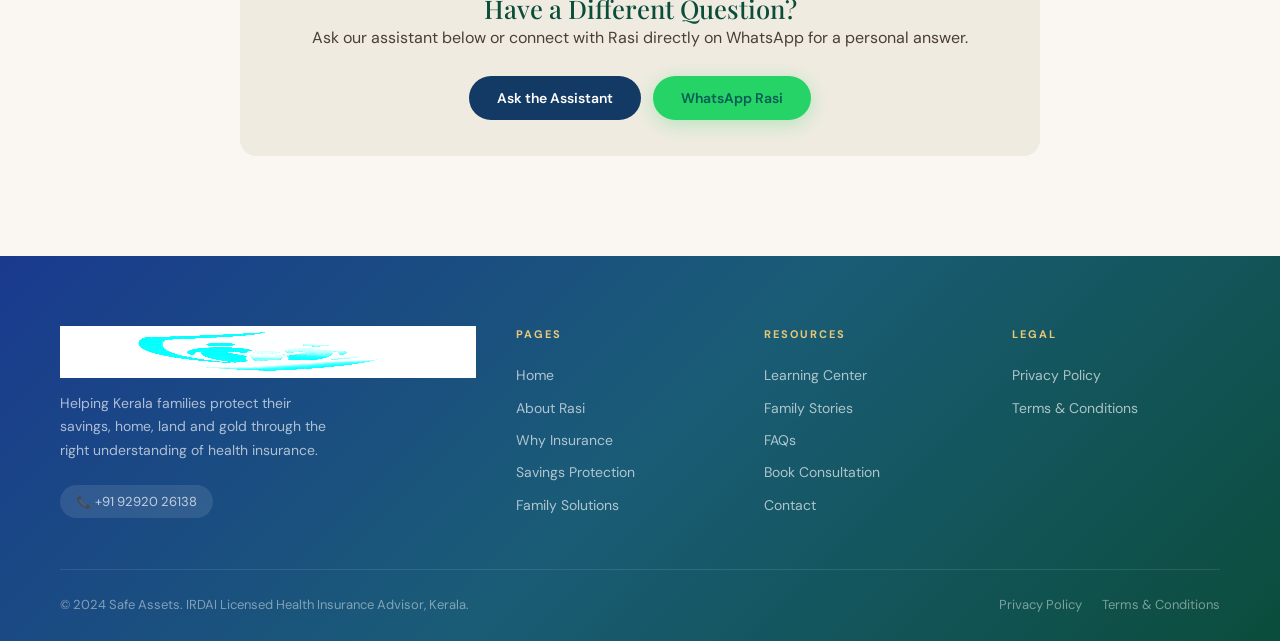
<file: faqs.html>
<!DOCTYPE html>
<html lang="en">
<head>
<meta charset="UTF-8">
<meta name="viewport" content="width=device-width, initial-scale=1.0">
<title>Frequently Asked Questions — Health Insurance Kerala | Safe Assets Kerala</title>
<meta name="description" content="Clear answers to the most common health insurance questions from Kerala families. No jargon, no confusion.">


<link rel="stylesheet" href="combined.css">
</head>
<body>
<nav class="nav" id="mainNav">
  <div class="nav-inner">
    <a href="index.html" class="nav-logo">
      <img src="logo.png" alt="Safe Assets">
      <div class="nav-logo-text">
        <span class="nav-logo-name">Safe Assets</span>
        <span class="nav-logo-sub">by Rasi</span>
      </div>
    </a>
    <div class="nav-links">
      <a href="index.html" class="nav-link" data-page="index.html">Home</a>
      <a href="about.html" class="nav-link" data-page="about.html">About Rasi</a>
      <a href="why-insurance.html" class="nav-link" data-page="why-insurance.html">Why Insurance</a>
      <a href="savings-protection.html" class="nav-link" data-page="savings-protection.html">Savings Protection</a>
      <a href="family-solutions.html" class="nav-link" data-page="family-solutions.html">Family Solutions</a>
      <a href="learning-center.html" class="nav-link" data-page="learning-center.html">Learning Center</a>
      <a href="faqs.html" class="nav-link" data-page="faqs.html">FAQs</a>
      <a href="consultation.html" class="nav-link nav-cta" data-page="consultation.html">Book Consultation</a>
    </div>
    <div class="nav-hamburger" onclick="toggleMobileNav()"><span></span><span></span><span></span></div>
  </div>
  <div class="nav-mobile" id="mobileNav">
    <a href="index.html" class="nav-link">Home</a>
    <a href="about.html" class="nav-link">About Rasi</a>
    <a href="why-insurance.html" class="nav-link">Why Insurance</a>
    <a href="savings-protection.html" class="nav-link">Savings Protection</a>
    <a href="family-solutions.html" class="nav-link">Family Solutions</a>
    <a href="learning-center.html" class="nav-link">Learning Center</a>
    <a href="stories.html" class="nav-link">Family Stories</a>
    <a href="faqs.html" class="nav-link">FAQs</a>
    <a href="consultation.html" class="nav-link nav-cta">Book Consultation</a>
  </div>
</nav>

<div class="page-hero">
  <div class="page-hero-inner">
    <div class="page-breadcrumb"><a href="index.html">Home</a><span>›</span>FAQs</div>
    <h1>Frequently Asked<br><em style="color:var(--gold-light)">Questions</em></h1>
    <p>Plain answers to what Kerala families ask most about health insurance. No jargon.</p>
  </div>
</div>

<section class="section">
  <div class="section-inner" style="max-width:800px;margin:0 auto">
    <div style="display:flex;flex-direction:column;gap:0;border:1px solid var(--cream);border-radius:16px;overflow:hidden">
      
<div class="faq-item" onclick="toggleFAQItem(this)">
  <div class="faq-q">When should I buy health insurance?<span class="faq-icon">+</span></div>
  <div class="faq-a">The best time to buy health insurance is when you are healthy. Many benefits, including coverage for certain conditions, may have waiting periods. Taking insurance early gives you access to protection before you need it. Health insurance is easier to plan when everything is fine — not during a medical emergency.</div>
</div>
<div class="faq-item" onclick="toggleFAQItem(this)">
  <div class="faq-q">How much coverage do I need?<span class="faq-icon">+</span></div>
  <div class="faq-a">There is no one-size-fits-all answer. The right coverage depends on your family size, age of family members, and existing medical conditions. At SafeAssets, Rasi helps families understand what level of protection suits their specific situation.</div>
</div>
<div class="faq-item" onclick="toggleFAQItem(this)">
  <div class="faq-q">Can I buy health insurance for my parents?<span class="faq-icon">+</span></div>
  <div class="faq-a">Yes. Many health insurance plans allow you to cover your parents. Available options may depend on their age, current health condition, and existing medical history. The earlier you explore parent coverage, the more options are typically available.</div>
</div>
<div class="faq-item" onclick="toggleFAQItem(this)">
  <div class="faq-q">Can I use my insurance in any hospital?<span class="faq-icon">+</span></div>
  <div class="faq-a">Many policies provide access to a network of hospitals for cashless treatment. Treatment may also be available outside the network through reimbursement, depending on policy conditions. Rasi will explain your specific policy's network during the consultation.</div>
</div>
<div class="faq-item" onclick="toggleFAQItem(this)">
  <div class="faq-q">What is the difference between cashless and reimbursement claims?<span class="faq-icon">+</span></div>
  <div class="faq-a">Cashless: The insurer settles eligible expenses directly with the hospital. You do not need to pay large amounts upfront. Reimbursement: You pay first and later submit documents to claim eligible expenses. Both are valid — the right choice depends on which hospital you visit.</div>
</div>
<div class="faq-item" onclick="toggleFAQItem(this)">
  <div class="faq-q">How does cashless treatment work?<span class="faq-icon">+</span></div>
  <div class="faq-a">In a cashless facility, the insurance company directly settles eligible medical expenses with the hospital, subject to policy terms and approval. You show your health card at the hospital's insurance desk, fill a pre-authorisation form, and the insurer approves directly with the hospital. This reduces the need for large upfront payments.</div>
</div>
<div class="faq-item" onclick="toggleFAQItem(this)">
  <div class="faq-q">What is a waiting period?<span class="faq-icon">+</span></div>
  <div class="faq-a">A waiting period is the time after policy purchase during which certain conditions are not covered. Initial waiting: 30 days (accidents covered from day 1). Pre-existing diseases: 2–4 years. Maternity: 9 months to 2 years. Specific conditions (hernia, cataract, etc.): 1–2 years. The key: waiting periods begin only after you buy the policy.</div>
</div>
<div class="faq-item" onclick="toggleFAQItem(this)">
  <div class="faq-q">What happens when I need to claim?<span class="faq-icon">+</span></div>
  <div class="faq-a">For cashless claims: go to a network hospital, show your health card, the hospital communicates with the insurer, and eligible expenses are settled directly. For reimbursement: collect all original bills, discharge summary, lab reports, and prescription. Submit to insurer or TPA within 30–45 days. Rasi provides complete claim assistance at every step.</div>
</div>
<div class="faq-item" onclick="toggleFAQItem(this)">
  <div class="faq-q">Can I switch my health insurance to a different insurer?<span class="faq-icon">+</span></div>
  <div class="faq-a">Yes — this is called portability. Under IRDAI regulations, you can port your policy to a new insurer at renewal without losing your completed waiting period credits. No-claim bonus also transfers. Apply 45 days before your renewal date. Rasi helps evaluate whether porting makes sense for your situation.</div>
</div>
<div class="faq-item" onclick="toggleFAQItem(this)">
  <div class="faq-q">What is not covered in health insurance?<span class="faq-icon">+</span></div>
  <div class="faq-a">Common exclusions include cosmetic treatments, dental procedures (unless due to accident), self-inflicted injuries, and treatments for conditions during the waiting period. The specific exclusions vary by plan. Rasi reviews these clearly during the consultation so there are no surprises.</div>
</div>
<div class="faq-item" onclick="toggleFAQItem(this)">
  <div class="faq-q">What are the tax benefits of health insurance?<span class="faq-icon">+</span></div>
  <div class="faq-a">Under Section 80D of Income Tax Act: ₹25,000 deduction per year for self and family premiums. An additional ₹50,000 deduction for senior parents' premiums. Total possible deduction: ₹75,000 per year. At the 30% tax bracket, this saves ₹22,500 in taxes annually.</div>
</div>
<div class="faq-item" onclick="toggleFAQItem(this)">
  <div class="faq-q">How much does health insurance cost?<span class="faq-icon">+</span></div>
  <div class="faq-a">Premiums vary based on age, number of members, sum insured, and insurer. Approximate annual premiums in Kerala: Individual aged 30, ₹5L cover — ₹4,500 to ₹7,000. Family of 4, ₹10L cover — ₹10,000 to ₹15,000. Senior parents, ₹5L cover — ₹18,000 to ₹28,000. Rasi provides exact premium comparisons during the free consultation.</div>
</div>
    </div>
    <div style="text-align:center;margin-top:40px;padding:36px;background:var(--ivory-dark);border-radius:16px">
      <h3>Have a Different Question?</h3>
      <p class="mt-12">Ask our assistant below or connect with Rasi directly on WhatsApp for a personal answer.</p>
      <div style="display:flex;gap:12px;justify-content:center;flex-wrap:wrap;margin-top:24px">
        <button class="btn btn-primary" onclick="toggleChat()">Ask the Assistant</button>
        <button class="btn btn-wa" onclick="openWA('Hi Rasi, I have a question about health insurance')">WhatsApp Rasi</button>
      </div>
    </div>
  </div>
</section>

<style>
.faq-item { border-bottom:1px solid var(--cream); cursor:pointer; transition:background 0.2s; }
.faq-item:last-child { border-bottom:none; }
.faq-item:hover { background:var(--ivory-dark); }
.faq-q { display:flex;justify-content:space-between;align-items:center;padding:20px 24px;font-weight:600;font-size:15px;color:var(--text-dark);gap:16px; }
.faq-icon { color:var(--green-mid);font-size:22px;flex-shrink:0;transition:transform 0.2s; }
.faq-item.open .faq-icon { transform:rotate(45deg); }
.faq-a { display:none;padding:0 24px 20px;font-size:14.5px;color:var(--text-mid);line-height:1.75; }
.faq-item.open .faq-a { display:block; }
</style>
<script>function toggleFAQItem(el){el.classList.toggle('open');}</script>

<footer class="footer">
  <div class="footer-inner">
    <div class="footer-grid">
      <div class="footer-brand">
        <img src="logo.png" alt="Safe Assets">
        <p>Helping Kerala families protect their savings, home, land and gold through the right understanding of health insurance.</p>
        <div style="margin-top:8px"><button onclick="openWA()" style="background:rgba(255,255,255,0.1);border:none;color:rgba(255,255,255,0.7);padding:8px 16px;border-radius:20px;cursor:pointer;font-family:'DM Sans',sans-serif;font-size:13px">📞 +91 92920 26138</button></div>
      </div>
      <div class="footer-col">
        <h5>Pages</h5>
        <a href="index.html">Home</a><a href="about.html">About Rasi</a><a href="why-insurance.html">Why Insurance</a><a href="savings-protection.html">Savings Protection</a><a href="family-solutions.html">Family Solutions</a>
      </div>
      <div class="footer-col">
        <h5>Resources</h5>
        <a href="learning-center.html">Learning Center</a><a href="stories.html">Family Stories</a><a href="faqs.html">FAQs</a><a href="consultation.html">Book Consultation</a><a href="contact.html">Contact</a>
      </div>
      <div class="footer-col">
        <h5>Legal</h5>
        <a href="privacy.html">Privacy Policy</a><a href="terms.html">Terms &amp; Conditions</a>
      </div>
    </div>
    <div class="footer-bottom">
      <p>&copy; 2024 Safe Assets. IRDAI Licensed Health Insurance Advisor, Kerala.</p>
      <div class="footer-bottom-links"><a href="privacy.html">Privacy Policy</a><a href="terms.html">Terms &amp; Conditions</a></div>
    </div>
  </div>
</footer>
<a class="wa-float" onclick="openWA()" title="WhatsApp Rasi">
  <span class="wa-float-pulse"></span>
  <svg viewBox="0 0 24 24"><path d="M17.472 14.382c-.297-.149-1.758-.867-2.03-.967-.273-.099-.471-.148-.67.15-.197.297-.767.966-.94 1.164-.173.199-.347.223-.644.075-.297-.15-1.255-.463-2.39-1.475-.883-.788-1.48-1.761-1.653-2.059-.173-.297-.018-.458.13-.606.134-.133.298-.347.446-.52.149-.174.198-.298.298-.497.099-.198.05-.371-.025-.52-.075-.149-.669-1.612-.916-2.207-.242-.579-.487-.5-.669-.51-.173-.008-.371-.01-.57-.01-.198 0-.52.074-.792.372-.272.297-1.04 1.016-1.04 2.479 0 1.462 1.065 2.875 1.213 3.074.149.198 2.096 3.2 5.077 4.487.709.306 1.262.489 1.694.625.712.227 1.36.195 1.871.118.571-.085 1.758-.719 2.006-1.413.248-.694.248-1.289.173-1.413-.074-.124-.272-.198-.57-.347z"/><path d="M12 0C5.373 0 0 5.373 0 12c0 2.127.558 4.126 1.533 5.859L.057 23.862a.5.5 0 00.609.61l6.102-1.472A11.954 11.954 0 0012 24c6.627 0 12-5.373 12-12S18.627 0 12 0zm0 22c-1.891 0-3.667-.502-5.201-1.38l-.374-.217-3.876.935.966-3.788-.237-.389A9.953 9.953 0 012 12C2 6.477 6.477 2 12 2s10 4.477 10 10-4.477 10-10 10z"/></svg>
</a>
<button class="chat-fab" id="chatFab" onclick="toggleChat()">
  <svg viewBox="0 0 24 24" stroke-width="2" stroke-linecap="round" stroke-linejoin="round"><path d="M21 15a2 2 0 0 1-2 2H7l-4 4V5a2 2 0 0 1 2-2h14a2 2 0 0 1 2 2z"></path></svg>
</button>
<div class="chat-panel" id="chatPanel">
  <div class="chat-panel-head">
    <div class="chat-panel-head-left">
      <div class="chat-panel-head-avatar">🛡️</div>
      <div><div class="chat-panel-head-name">SafeAssets Assistant</div><div class="chat-panel-head-status"><span class="online-dot"></span> Ask about health insurance</div></div>
    </div>
    <button class="chat-close-btn" onclick="toggleChat()">✕</button>
  </div>
  <div class="chat-msgs" id="chatMsgs">
    <div class="chat-msg bot"><div class="chat-bubble">👋 Hello! Ask me anything about health insurance — plans, claims, waiting periods, or protecting your savings.<br><br>For a personal consultation, connect with Rasi on WhatsApp.</div><div class="chat-time">Just now</div></div>
  </div>
  <div class="chat-input-area">
    <div class="chat-input-row">
      <input type="text" class="chat-input" id="chatInput" placeholder="Ask about health insurance..." onkeydown="if(event.key==='Enter')chatSend('chatMsgs','chatInput','chatSendBtn')">
      <button class="chat-send" id="chatSendBtn" onclick="chatSend('chatMsgs','chatInput','chatSendBtn')"><svg viewBox="0 0 24 24" fill="none" stroke="white" stroke-width="2" stroke-linecap="round" stroke-linejoin="round"><line x1="22" y1="2" x2="11" y2="13"/><polygon points="22 2 15 22 11 13 2 9 22 2"/></svg></button>
    </div>
    <div class="chat-wa-cta">Need a quote? <button onclick="openWA()">Chat with Rasi →</button></div>
  </div>
</div>
<script src="shared.js"></script>
</body>
</html>
</file>
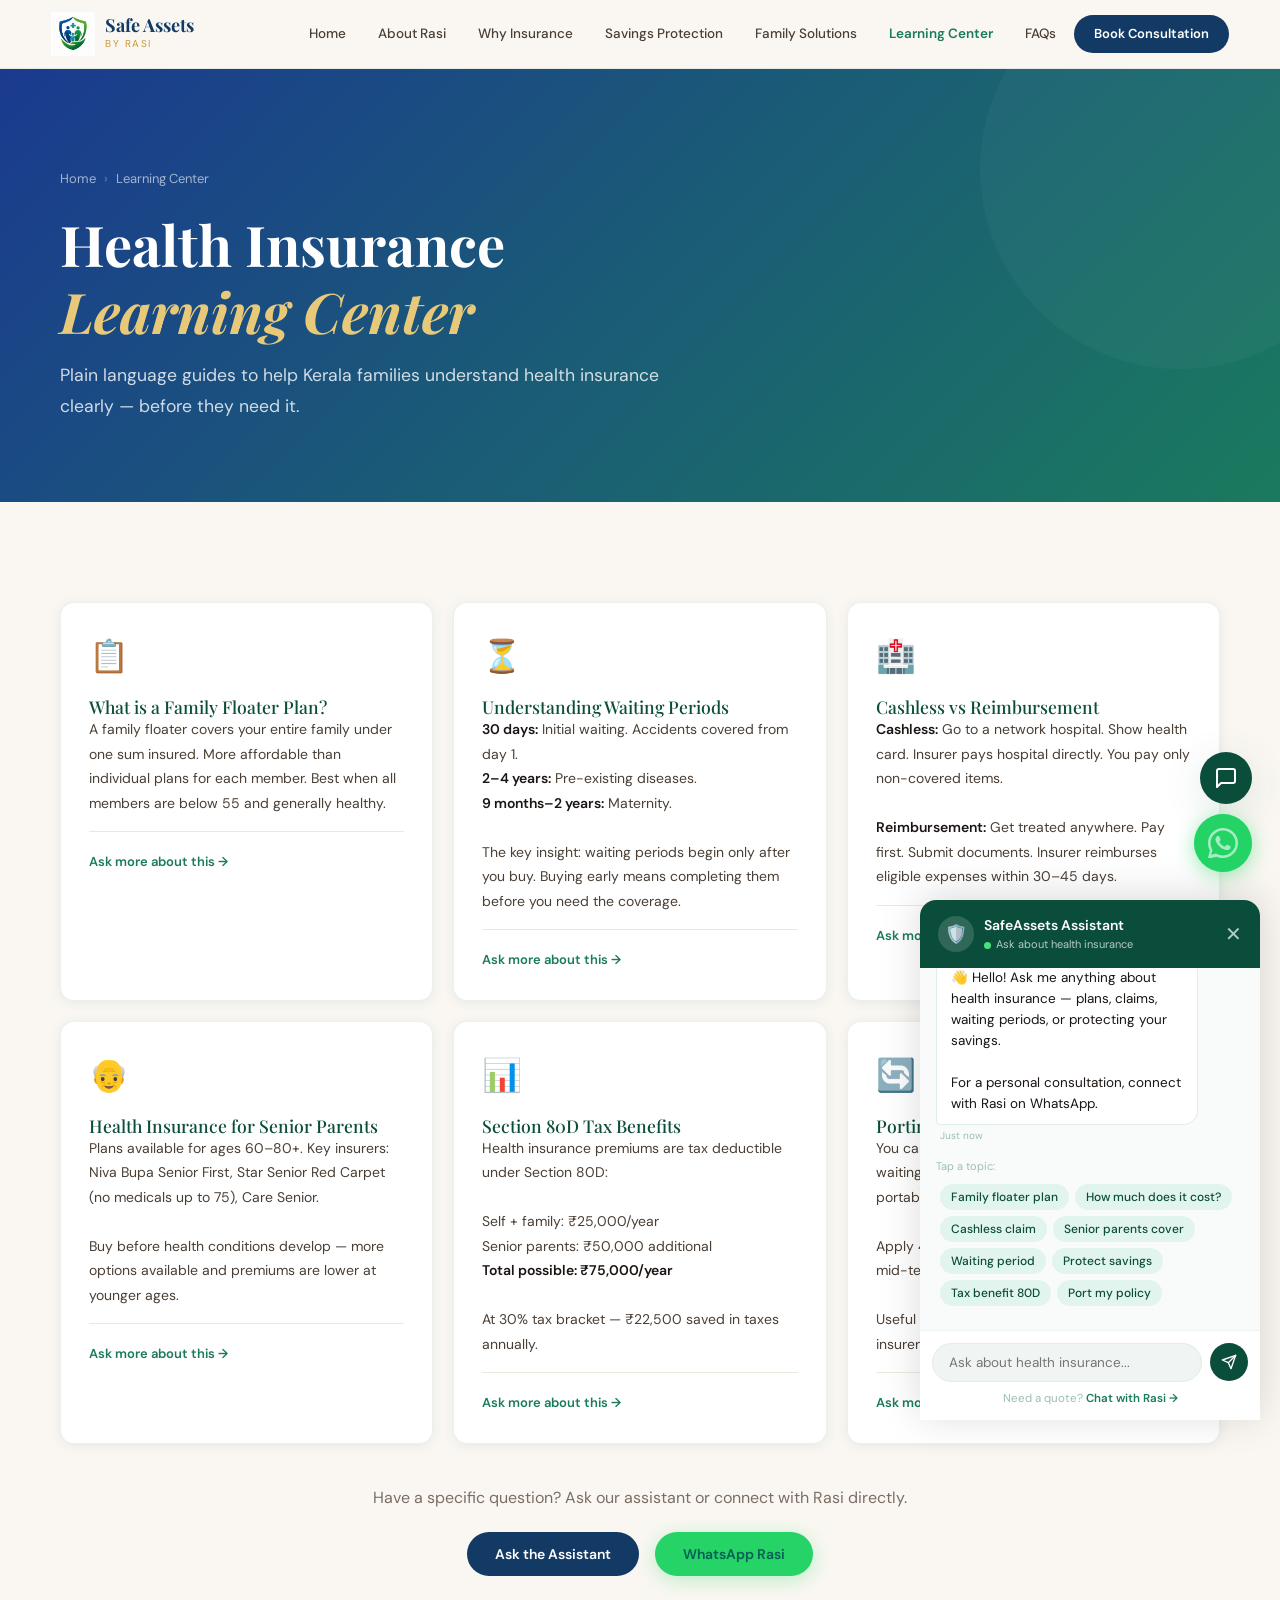
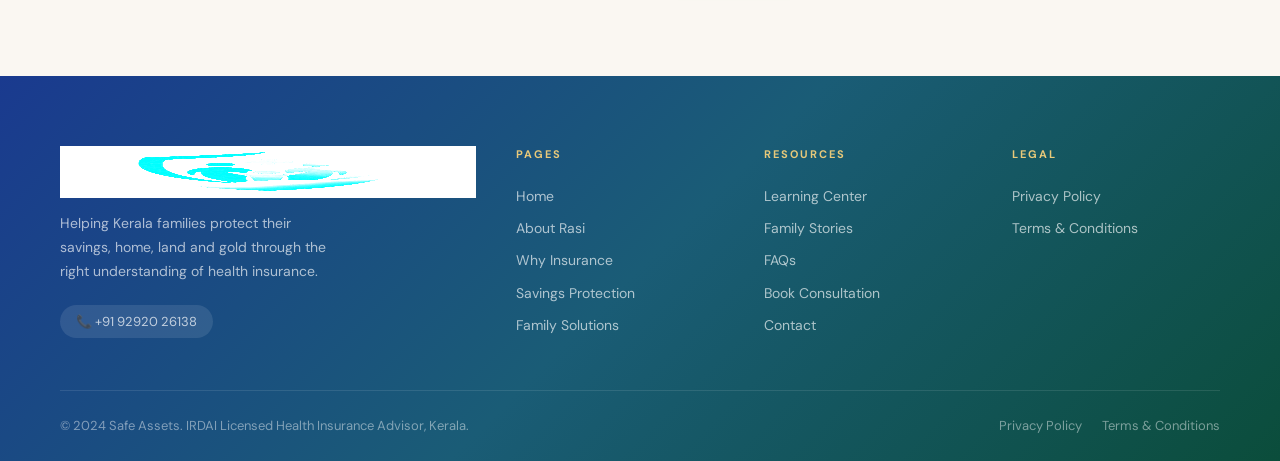
<file: learning-center.html>
<!DOCTYPE html>
<html lang="en">
<head>
<meta charset="UTF-8">
<meta name="viewport" content="width=device-width, initial-scale=1.0">
<title>Health Insurance Learning Center — Kerala | Safe Assets Kerala</title>
<meta name="description" content="Plain language guides on health insurance for Kerala families. Understand waiting periods, claims, plan types, and how to protect your savings.">


<link rel="stylesheet" href="combined.css">
</head>
<body>
<nav class="nav" id="mainNav">
  <div class="nav-inner">
    <a href="index.html" class="nav-logo">
      <img src="logo.png" alt="Safe Assets">
      <div class="nav-logo-text">
        <span class="nav-logo-name">Safe Assets</span>
        <span class="nav-logo-sub">by Rasi</span>
      </div>
    </a>
    <div class="nav-links">
      <a href="index.html" class="nav-link" data-page="index.html">Home</a>
      <a href="about.html" class="nav-link" data-page="about.html">About Rasi</a>
      <a href="why-insurance.html" class="nav-link" data-page="why-insurance.html">Why Insurance</a>
      <a href="savings-protection.html" class="nav-link" data-page="savings-protection.html">Savings Protection</a>
      <a href="family-solutions.html" class="nav-link" data-page="family-solutions.html">Family Solutions</a>
      <a href="learning-center.html" class="nav-link" data-page="learning-center.html">Learning Center</a>
      <a href="faqs.html" class="nav-link" data-page="faqs.html">FAQs</a>
      <a href="consultation.html" class="nav-link nav-cta" data-page="consultation.html">Book Consultation</a>
    </div>
    <div class="nav-hamburger" onclick="toggleMobileNav()"><span></span><span></span><span></span></div>
  </div>
  <div class="nav-mobile" id="mobileNav">
    <a href="index.html" class="nav-link">Home</a>
    <a href="about.html" class="nav-link">About Rasi</a>
    <a href="why-insurance.html" class="nav-link">Why Insurance</a>
    <a href="savings-protection.html" class="nav-link">Savings Protection</a>
    <a href="family-solutions.html" class="nav-link">Family Solutions</a>
    <a href="learning-center.html" class="nav-link">Learning Center</a>
    <a href="stories.html" class="nav-link">Family Stories</a>
    <a href="faqs.html" class="nav-link">FAQs</a>
    <a href="consultation.html" class="nav-link nav-cta">Book Consultation</a>
  </div>
</nav>

<div class="page-hero">
  <div class="page-hero-inner">
    <div class="page-breadcrumb"><a href="index.html">Home</a><span>›</span>Learning Center</div>
    <h1>Health Insurance<br><em style="color:var(--gold-light)">Learning Center</em></h1>
    <p>Plain language guides to help Kerala families understand health insurance clearly — before they need it.</p>
  </div>
</div>

<section class="section">
  <div class="section-inner">
    <div class="gap-grid grid-3">
      <div class="card">
        <div style="font-size:32px;margin-bottom:14px">📋</div>
        <h4>What is a Family Floater Plan?</h4>
        <p class="mt-12" style="font-size:14px">A family floater covers your entire family under one sum insured. More affordable than individual plans for each member. Best when all members are below 55 and generally healthy.</p>
        <div style="margin-top:16px;padding-top:16px;border-top:1px solid var(--cream)">
          <button onclick="chatAsk('chatMsgs','What is a family floater plan?',null)" style="color:var(--green-mid);background:none;border:none;font-size:13px;font-weight:600;cursor:pointer;font-family:DM Sans,sans-serif">Ask more about this →</button>
        </div>
      </div>
      <div class="card">
        <div style="font-size:32px;margin-bottom:14px">⏳</div>
        <h4>Understanding Waiting Periods</h4>
        <p class="mt-12" style="font-size:14px"><strong>30 days:</strong> Initial waiting. Accidents covered from day 1.<br><strong>2–4 years:</strong> Pre-existing diseases.<br><strong>9 months–2 years:</strong> Maternity.<br><br>The key insight: waiting periods begin only after you buy. Buying early means completing them before you need the coverage.</p>
        <div style="margin-top:16px;padding-top:16px;border-top:1px solid var(--cream)">
          <button onclick="chatAsk('chatMsgs','What is waiting period in health insurance?',null)" style="color:var(--green-mid);background:none;border:none;font-size:13px;font-weight:600;cursor:pointer;font-family:DM Sans,sans-serif">Ask more about this →</button>
        </div>
      </div>
      <div class="card">
        <div style="font-size:32px;margin-bottom:14px">🏥</div>
        <h4>Cashless vs Reimbursement</h4>
        <p class="mt-12" style="font-size:14px"><strong>Cashless:</strong> Go to a network hospital. Show health card. Insurer pays hospital directly. You pay only non-covered items.<br><br><strong>Reimbursement:</strong> Get treated anywhere. Pay first. Submit documents. Insurer reimburses eligible expenses within 30–45 days.</p>
        <div style="margin-top:16px;padding-top:16px;border-top:1px solid var(--cream)">
          <button onclick="chatAsk('chatMsgs','How does cashless treatment work?',null)" style="color:var(--green-mid);background:none;border:none;font-size:13px;font-weight:600;cursor:pointer;font-family:DM Sans,sans-serif">Ask more about this →</button>
        </div>
      </div>
      <div class="card">
        <div style="font-size:32px;margin-bottom:14px">👴</div>
        <h4>Health Insurance for Senior Parents</h4>
        <p class="mt-12" style="font-size:14px">Plans available for ages 60–80+. Key insurers: Niva Bupa Senior First, Star Senior Red Carpet (no medicals up to 75), Care Senior.<br><br>Buy before health conditions develop — more options available and premiums are lower at younger ages.</p>
        <div style="margin-top:16px;padding-top:16px;border-top:1px solid var(--cream)">
          <button onclick="chatAsk('chatMsgs','Health insurance for parents above 60',null)" style="color:var(--green-mid);background:none;border:none;font-size:13px;font-weight:600;cursor:pointer;font-family:DM Sans,sans-serif">Ask more about this →</button>
        </div>
      </div>
      <div class="card">
        <div style="font-size:32px;margin-bottom:14px">📊</div>
        <h4>Section 80D Tax Benefits</h4>
        <p class="mt-12" style="font-size:14px">Health insurance premiums are tax deductible under Section 80D:<br><br>Self + family: ₹25,000/year<br>Senior parents: ₹50,000 additional<br><strong>Total possible: ₹75,000/year</strong><br><br>At 30% tax bracket — ₹22,500 saved in taxes annually.</p>
        <div style="margin-top:16px;padding-top:16px;border-top:1px solid var(--cream)">
          <button onclick="chatAsk('chatMsgs','What is the tax benefit on health insurance?',null)" style="color:var(--green-mid);background:none;border:none;font-size:13px;font-weight:600;cursor:pointer;font-family:DM Sans,sans-serif">Ask more about this →</button>
        </div>
      </div>
      <div class="card">
        <div style="font-size:32px;margin-bottom:14px">🔄</div>
        <h4>Porting Your Health Insurance</h4>
        <p class="mt-12" style="font-size:14px">You can switch insurer at renewal without losing waiting period credits (IRDAI mandated portability). No-claim bonus also transfers.<br><br>Apply 45 days before renewal. Cannot port mid-term.<br><br>Useful if you are not satisfied with current insurer's service or network.</p>
        <div style="margin-top:16px;padding-top:16px;border-top:1px solid var(--cream)">
          <button onclick="chatAsk('chatMsgs','How to port health insurance?',null)" style="color:var(--green-mid);background:none;border:none;font-size:13px;font-weight:600;cursor:pointer;font-family:DM Sans,sans-serif">Ask more about this →</button>
        </div>
      </div>
    </div>
    <div style="text-align:center;margin-top:40px">
      <p style="color:var(--text-soft);margin-bottom:20px">Have a specific question? Ask our assistant or connect with Rasi directly.</p>
      <button class="btn btn-primary" onclick="toggleChat()">Ask the Assistant</button>
      <button class="btn btn-wa" style="margin-left:12px" onclick="openWA('Hi Rasi, I have a question about health insurance')">WhatsApp Rasi</button>
    </div>
  </div>
</section>

<footer class="footer">
  <div class="footer-inner">
    <div class="footer-grid">
      <div class="footer-brand">
        <img src="logo.png" alt="Safe Assets">
        <p>Helping Kerala families protect their savings, home, land and gold through the right understanding of health insurance.</p>
        <div style="margin-top:8px"><button onclick="openWA()" style="background:rgba(255,255,255,0.1);border:none;color:rgba(255,255,255,0.7);padding:8px 16px;border-radius:20px;cursor:pointer;font-family:'DM Sans',sans-serif;font-size:13px">📞 +91 92920 26138</button></div>
      </div>
      <div class="footer-col">
        <h5>Pages</h5>
        <a href="index.html">Home</a><a href="about.html">About Rasi</a><a href="why-insurance.html">Why Insurance</a><a href="savings-protection.html">Savings Protection</a><a href="family-solutions.html">Family Solutions</a>
      </div>
      <div class="footer-col">
        <h5>Resources</h5>
        <a href="learning-center.html">Learning Center</a><a href="stories.html">Family Stories</a><a href="faqs.html">FAQs</a><a href="consultation.html">Book Consultation</a><a href="contact.html">Contact</a>
      </div>
      <div class="footer-col">
        <h5>Legal</h5>
        <a href="privacy.html">Privacy Policy</a><a href="terms.html">Terms &amp; Conditions</a>
      </div>
    </div>
    <div class="footer-bottom">
      <p>&copy; 2024 Safe Assets. IRDAI Licensed Health Insurance Advisor, Kerala.</p>
      <div class="footer-bottom-links"><a href="privacy.html">Privacy Policy</a><a href="terms.html">Terms &amp; Conditions</a></div>
    </div>
  </div>
</footer>
<a class="wa-float" onclick="openWA()" title="WhatsApp Rasi">
  <span class="wa-float-pulse"></span>
  <svg viewBox="0 0 24 24"><path d="M17.472 14.382c-.297-.149-1.758-.867-2.03-.967-.273-.099-.471-.148-.67.15-.197.297-.767.966-.94 1.164-.173.199-.347.223-.644.075-.297-.15-1.255-.463-2.39-1.475-.883-.788-1.48-1.761-1.653-2.059-.173-.297-.018-.458.13-.606.134-.133.298-.347.446-.52.149-.174.198-.298.298-.497.099-.198.05-.371-.025-.52-.075-.149-.669-1.612-.916-2.207-.242-.579-.487-.5-.669-.51-.173-.008-.371-.01-.57-.01-.198 0-.52.074-.792.372-.272.297-1.04 1.016-1.04 2.479 0 1.462 1.065 2.875 1.213 3.074.149.198 2.096 3.2 5.077 4.487.709.306 1.262.489 1.694.625.712.227 1.36.195 1.871.118.571-.085 1.758-.719 2.006-1.413.248-.694.248-1.289.173-1.413-.074-.124-.272-.198-.57-.347z"/><path d="M12 0C5.373 0 0 5.373 0 12c0 2.127.558 4.126 1.533 5.859L.057 23.862a.5.5 0 00.609.61l6.102-1.472A11.954 11.954 0 0012 24c6.627 0 12-5.373 12-12S18.627 0 12 0zm0 22c-1.891 0-3.667-.502-5.201-1.38l-.374-.217-3.876.935.966-3.788-.237-.389A9.953 9.953 0 012 12C2 6.477 6.477 2 12 2s10 4.477 10 10-4.477 10-10 10z"/></svg>
</a>
<button class="chat-fab" id="chatFab" onclick="toggleChat()">
  <svg viewBox="0 0 24 24" stroke-width="2" stroke-linecap="round" stroke-linejoin="round"><path d="M21 15a2 2 0 0 1-2 2H7l-4 4V5a2 2 0 0 1 2-2h14a2 2 0 0 1 2 2z"></path></svg>
</button>
<div class="chat-panel" id="chatPanel">
  <div class="chat-panel-head">
    <div class="chat-panel-head-left">
      <div class="chat-panel-head-avatar">🛡️</div>
      <div><div class="chat-panel-head-name">SafeAssets Assistant</div><div class="chat-panel-head-status"><span class="online-dot"></span> Ask about health insurance</div></div>
    </div>
    <button class="chat-close-btn" onclick="toggleChat()">✕</button>
  </div>
  <div class="chat-msgs" id="chatMsgs">
    <div class="chat-msg bot"><div class="chat-bubble">👋 Hello! Ask me anything about health insurance — plans, claims, waiting periods, or protecting your savings.<br><br>For a personal consultation, connect with Rasi on WhatsApp.</div><div class="chat-time">Just now</div></div>
  </div>
  <div class="chat-input-area">
    <div class="chat-input-row">
      <input type="text" class="chat-input" id="chatInput" placeholder="Ask about health insurance..." onkeydown="if(event.key==='Enter')chatSend('chatMsgs','chatInput','chatSendBtn')">
      <button class="chat-send" id="chatSendBtn" onclick="chatSend('chatMsgs','chatInput','chatSendBtn')"><svg viewBox="0 0 24 24" fill="none" stroke="white" stroke-width="2" stroke-linecap="round" stroke-linejoin="round"><line x1="22" y1="2" x2="11" y2="13"/><polygon points="22 2 15 22 11 13 2 9 22 2"/></svg></button>
    </div>
    <div class="chat-wa-cta">Need a quote? <button onclick="openWA()">Chat with Rasi →</button></div>
  </div>
</div>
<script src="shared.js"></script>
</body>
</html>
</file>
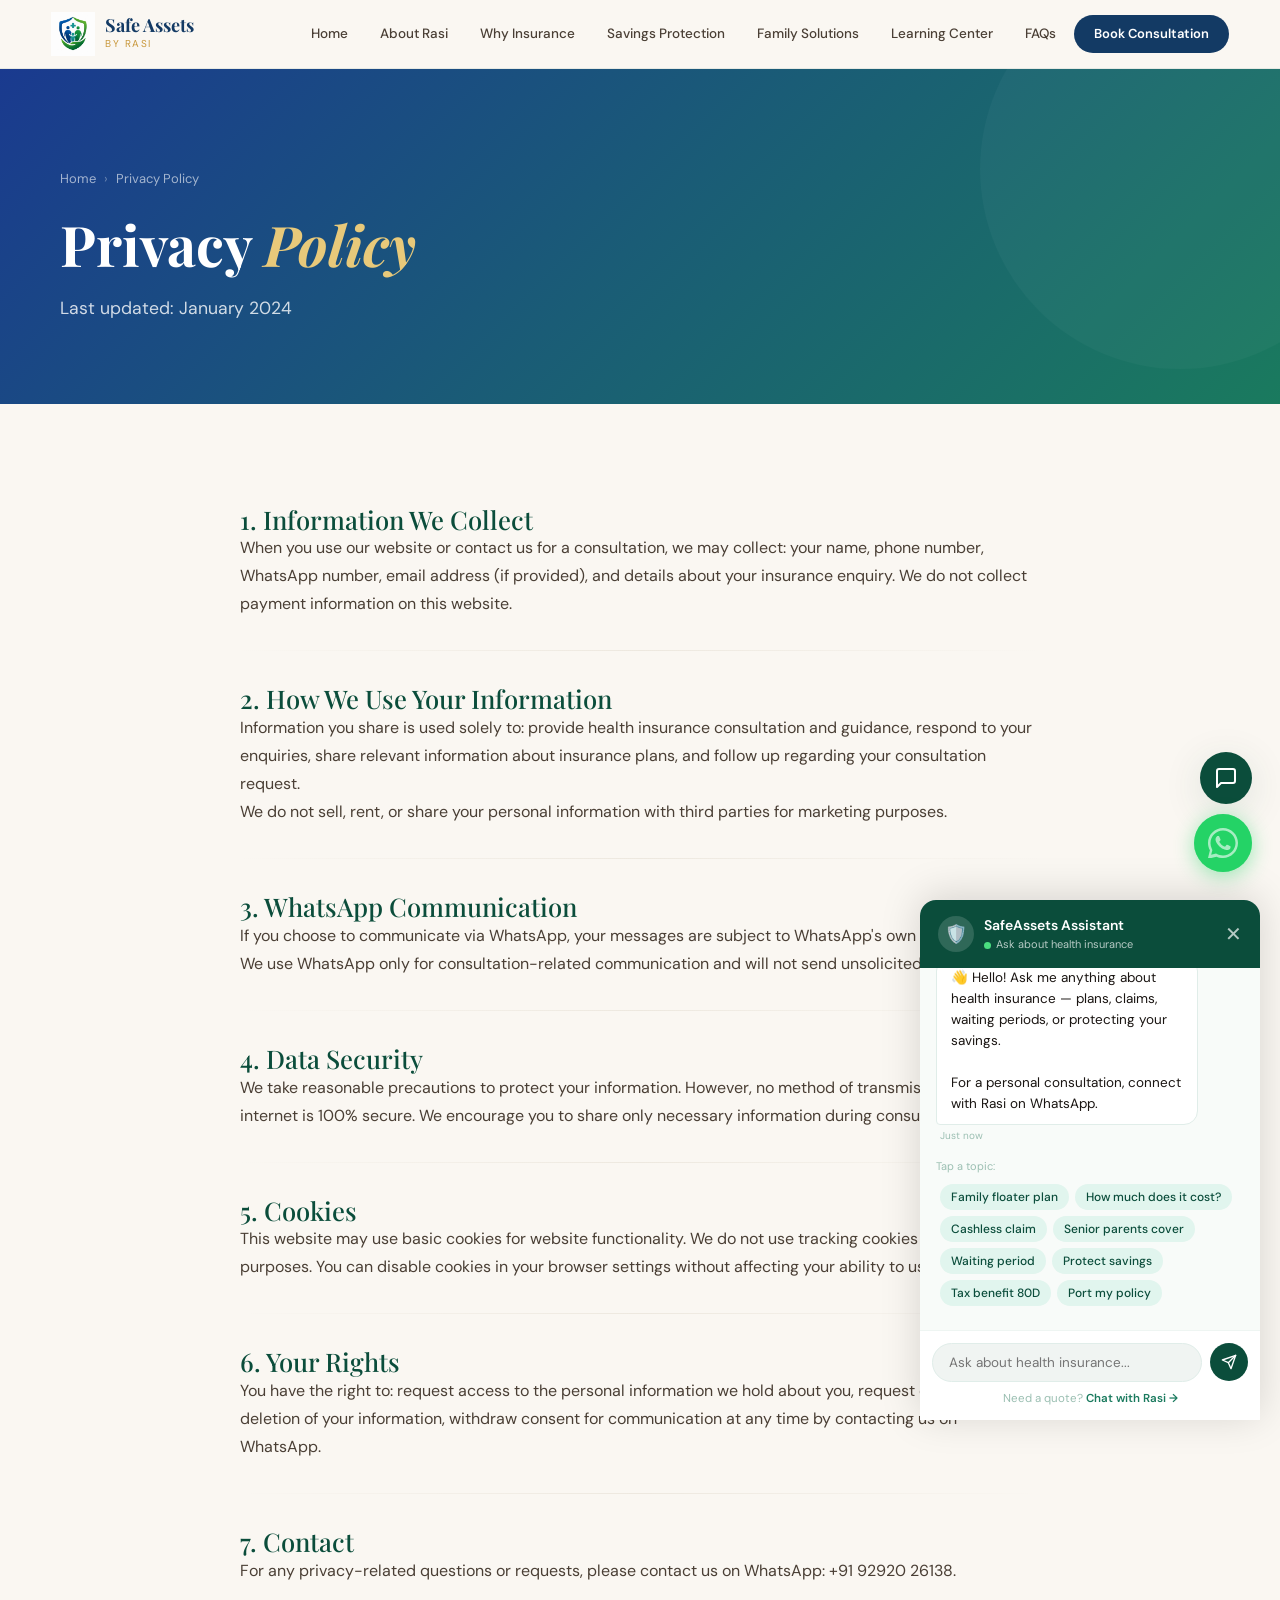
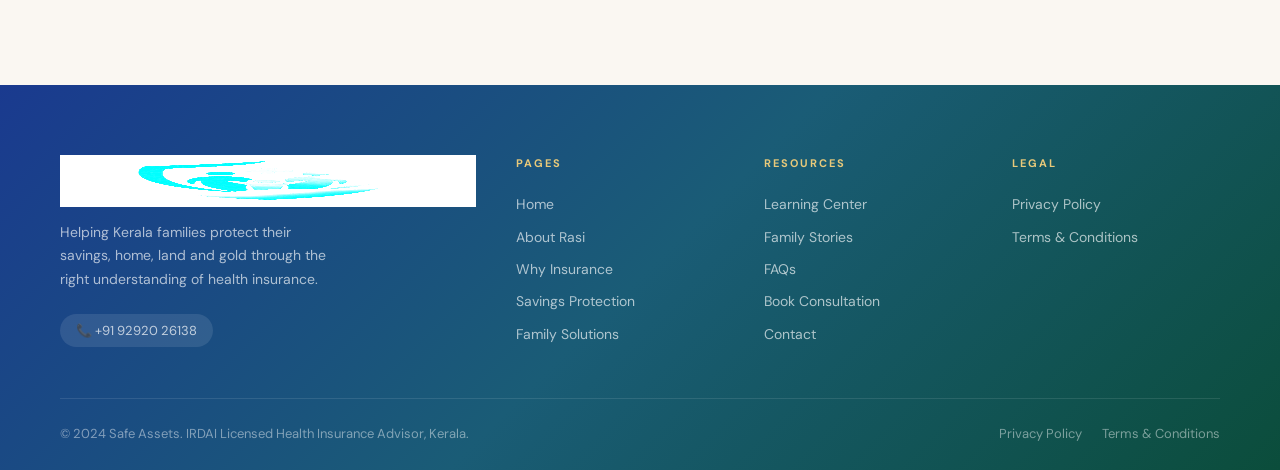
<file: privacy.html>
<!DOCTYPE html>
<html lang="en">
<head>
<meta charset="UTF-8">
<meta name="viewport" content="width=device-width, initial-scale=1.0">
<title>Privacy Policy — Safe Assets | Safe Assets Kerala</title>
<meta name="description" content="Privacy Policy for Safe Assets official website. How we collect, use and protect your personal information.">


<link rel="stylesheet" href="combined.css">
</head>
<body>
<nav class="nav" id="mainNav">
  <div class="nav-inner">
    <a href="index.html" class="nav-logo">
      <img src="logo.png" alt="Safe Assets">
      <div class="nav-logo-text">
        <span class="nav-logo-name">Safe Assets</span>
        <span class="nav-logo-sub">by Rasi</span>
      </div>
    </a>
    <div class="nav-links">
      <a href="index.html" class="nav-link" data-page="index.html">Home</a>
      <a href="about.html" class="nav-link" data-page="about.html">About Rasi</a>
      <a href="why-insurance.html" class="nav-link" data-page="why-insurance.html">Why Insurance</a>
      <a href="savings-protection.html" class="nav-link" data-page="savings-protection.html">Savings Protection</a>
      <a href="family-solutions.html" class="nav-link" data-page="family-solutions.html">Family Solutions</a>
      <a href="learning-center.html" class="nav-link" data-page="learning-center.html">Learning Center</a>
      <a href="faqs.html" class="nav-link" data-page="faqs.html">FAQs</a>
      <a href="consultation.html" class="nav-link nav-cta" data-page="consultation.html">Book Consultation</a>
    </div>
    <div class="nav-hamburger" onclick="toggleMobileNav()"><span></span><span></span><span></span></div>
  </div>
  <div class="nav-mobile" id="mobileNav">
    <a href="index.html" class="nav-link">Home</a>
    <a href="about.html" class="nav-link">About Rasi</a>
    <a href="why-insurance.html" class="nav-link">Why Insurance</a>
    <a href="savings-protection.html" class="nav-link">Savings Protection</a>
    <a href="family-solutions.html" class="nav-link">Family Solutions</a>
    <a href="learning-center.html" class="nav-link">Learning Center</a>
    <a href="stories.html" class="nav-link">Family Stories</a>
    <a href="faqs.html" class="nav-link">FAQs</a>
    <a href="consultation.html" class="nav-link nav-cta">Book Consultation</a>
  </div>
</nav>

<div class="page-hero">
  <div class="page-hero-inner">
    <div class="page-breadcrumb"><a href="index.html">Home</a><span>›</span>Privacy Policy</div>
    <h1>Privacy <em style="color:var(--gold-light)">Policy</em></h1>
    <p>Last updated: January 2024</p>
  </div>
</div>
<section class="section">
  <div class="section-inner" style="max-width:800px;margin:0 auto">
    <div style="display:flex;flex-direction:column;gap:32px">
      <div>
        <h3>1. Information We Collect</h3>
        <p class="mt-12">When you use our website or contact us for a consultation, we may collect: your name, phone number, WhatsApp number, email address (if provided), and details about your insurance enquiry. We do not collect payment information on this website.</p>
      </div>
      <div class="divider"></div>
      <div>
        <h3>2. How We Use Your Information</h3>
        <p class="mt-12">Information you share is used solely to: provide health insurance consultation and guidance, respond to your enquiries, share relevant information about insurance plans, and follow up regarding your consultation request.</p>
        <p class="mt-12">We do not sell, rent, or share your personal information with third parties for marketing purposes.</p>
      </div>
      <div class="divider"></div>
      <div>
        <h3>3. WhatsApp Communication</h3>
        <p class="mt-12">If you choose to communicate via WhatsApp, your messages are subject to WhatsApp's own privacy policy. We use WhatsApp only for consultation-related communication and will not send unsolicited messages.</p>
      </div>
      <div class="divider"></div>
      <div>
        <h3>4. Data Security</h3>
        <p class="mt-12">We take reasonable precautions to protect your information. However, no method of transmission over the internet is 100% secure. We encourage you to share only necessary information during consultations.</p>
      </div>
      <div class="divider"></div>
      <div>
        <h3>5. Cookies</h3>
        <p class="mt-12">This website may use basic cookies for website functionality. We do not use tracking cookies for advertising purposes. You can disable cookies in your browser settings without affecting your ability to use this website.</p>
      </div>
      <div class="divider"></div>
      <div>
        <h3>6. Your Rights</h3>
        <p class="mt-12">You have the right to: request access to the personal information we hold about you, request correction or deletion of your information, withdraw consent for communication at any time by contacting us on WhatsApp.</p>
      </div>
      <div class="divider"></div>
      <div>
        <h3>7. Contact</h3>
        <p class="mt-12">For any privacy-related questions or requests, please contact us on WhatsApp: +91 92920 26138.</p>
      </div>
    </div>
  </div>
</section>

<footer class="footer">
  <div class="footer-inner">
    <div class="footer-grid">
      <div class="footer-brand">
        <img src="logo.png" alt="Safe Assets">
        <p>Helping Kerala families protect their savings, home, land and gold through the right understanding of health insurance.</p>
        <div style="margin-top:8px"><button onclick="openWA()" style="background:rgba(255,255,255,0.1);border:none;color:rgba(255,255,255,0.7);padding:8px 16px;border-radius:20px;cursor:pointer;font-family:'DM Sans',sans-serif;font-size:13px">📞 +91 92920 26138</button></div>
      </div>
      <div class="footer-col">
        <h5>Pages</h5>
        <a href="index.html">Home</a><a href="about.html">About Rasi</a><a href="why-insurance.html">Why Insurance</a><a href="savings-protection.html">Savings Protection</a><a href="family-solutions.html">Family Solutions</a>
      </div>
      <div class="footer-col">
        <h5>Resources</h5>
        <a href="learning-center.html">Learning Center</a><a href="stories.html">Family Stories</a><a href="faqs.html">FAQs</a><a href="consultation.html">Book Consultation</a><a href="contact.html">Contact</a>
      </div>
      <div class="footer-col">
        <h5>Legal</h5>
        <a href="privacy.html">Privacy Policy</a><a href="terms.html">Terms &amp; Conditions</a>
      </div>
    </div>
    <div class="footer-bottom">
      <p>&copy; 2024 Safe Assets. IRDAI Licensed Health Insurance Advisor, Kerala.</p>
      <div class="footer-bottom-links"><a href="privacy.html">Privacy Policy</a><a href="terms.html">Terms &amp; Conditions</a></div>
    </div>
  </div>
</footer>
<a class="wa-float" onclick="openWA()" title="WhatsApp Rasi">
  <span class="wa-float-pulse"></span>
  <svg viewBox="0 0 24 24"><path d="M17.472 14.382c-.297-.149-1.758-.867-2.03-.967-.273-.099-.471-.148-.67.15-.197.297-.767.966-.94 1.164-.173.199-.347.223-.644.075-.297-.15-1.255-.463-2.39-1.475-.883-.788-1.48-1.761-1.653-2.059-.173-.297-.018-.458.13-.606.134-.133.298-.347.446-.52.149-.174.198-.298.298-.497.099-.198.05-.371-.025-.52-.075-.149-.669-1.612-.916-2.207-.242-.579-.487-.5-.669-.51-.173-.008-.371-.01-.57-.01-.198 0-.52.074-.792.372-.272.297-1.04 1.016-1.04 2.479 0 1.462 1.065 2.875 1.213 3.074.149.198 2.096 3.2 5.077 4.487.709.306 1.262.489 1.694.625.712.227 1.36.195 1.871.118.571-.085 1.758-.719 2.006-1.413.248-.694.248-1.289.173-1.413-.074-.124-.272-.198-.57-.347z"/><path d="M12 0C5.373 0 0 5.373 0 12c0 2.127.558 4.126 1.533 5.859L.057 23.862a.5.5 0 00.609.61l6.102-1.472A11.954 11.954 0 0012 24c6.627 0 12-5.373 12-12S18.627 0 12 0zm0 22c-1.891 0-3.667-.502-5.201-1.38l-.374-.217-3.876.935.966-3.788-.237-.389A9.953 9.953 0 012 12C2 6.477 6.477 2 12 2s10 4.477 10 10-4.477 10-10 10z"/></svg>
</a>
<button class="chat-fab" id="chatFab" onclick="toggleChat()">
  <svg viewBox="0 0 24 24" stroke-width="2" stroke-linecap="round" stroke-linejoin="round"><path d="M21 15a2 2 0 0 1-2 2H7l-4 4V5a2 2 0 0 1 2-2h14a2 2 0 0 1 2 2z"></path></svg>
</button>
<div class="chat-panel" id="chatPanel">
  <div class="chat-panel-head">
    <div class="chat-panel-head-left">
      <div class="chat-panel-head-avatar">🛡️</div>
      <div><div class="chat-panel-head-name">SafeAssets Assistant</div><div class="chat-panel-head-status"><span class="online-dot"></span> Ask about health insurance</div></div>
    </div>
    <button class="chat-close-btn" onclick="toggleChat()">✕</button>
  </div>
  <div class="chat-msgs" id="chatMsgs">
    <div class="chat-msg bot"><div class="chat-bubble">👋 Hello! Ask me anything about health insurance — plans, claims, waiting periods, or protecting your savings.<br><br>For a personal consultation, connect with Rasi on WhatsApp.</div><div class="chat-time">Just now</div></div>
  </div>
  <div class="chat-input-area">
    <div class="chat-input-row">
      <input type="text" class="chat-input" id="chatInput" placeholder="Ask about health insurance..." onkeydown="if(event.key==='Enter')chatSend('chatMsgs','chatInput','chatSendBtn')">
      <button class="chat-send" id="chatSendBtn" onclick="chatSend('chatMsgs','chatInput','chatSendBtn')"><svg viewBox="0 0 24 24" fill="none" stroke="white" stroke-width="2" stroke-linecap="round" stroke-linejoin="round"><line x1="22" y1="2" x2="11" y2="13"/><polygon points="22 2 15 22 11 13 2 9 22 2"/></svg></button>
    </div>
    <div class="chat-wa-cta">Need a quote? <button onclick="openWA()">Chat with Rasi →</button></div>
  </div>
</div>
<script src="shared.js"></script>
</body>
</html>
</file>
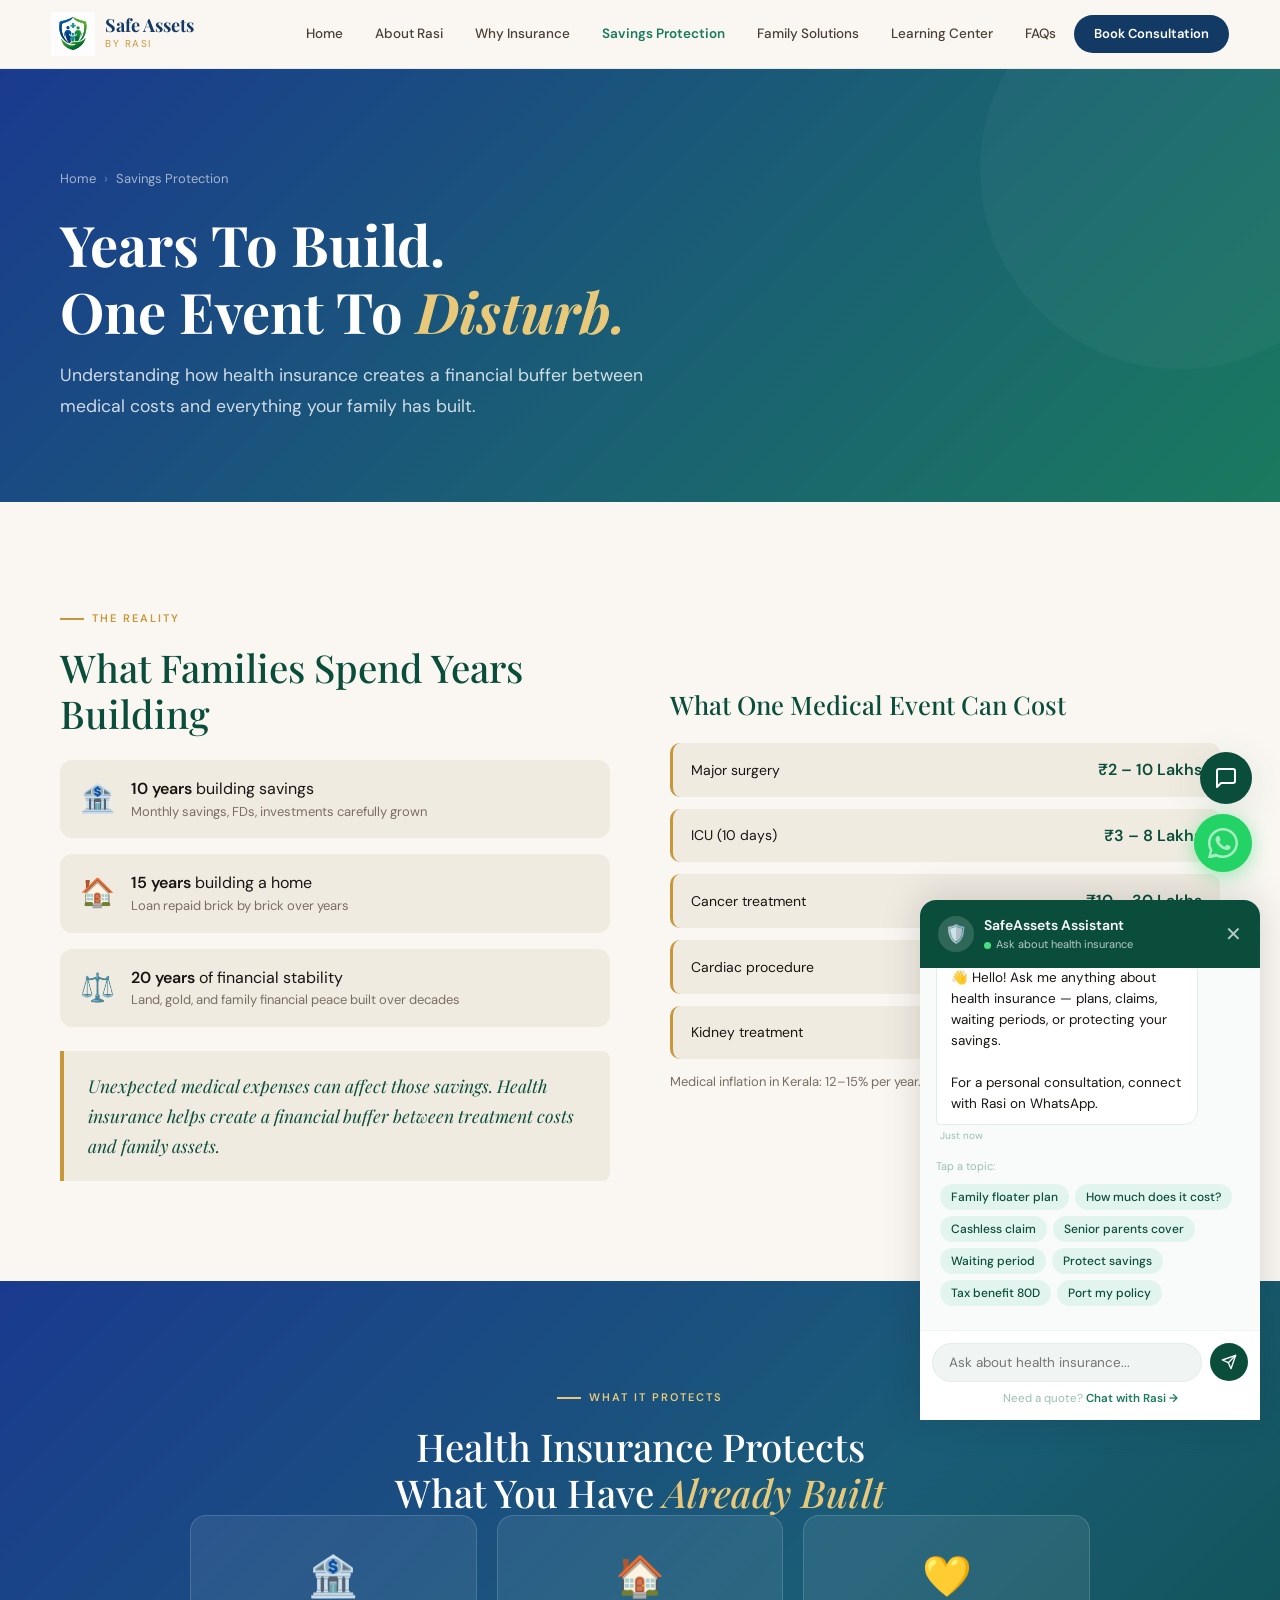
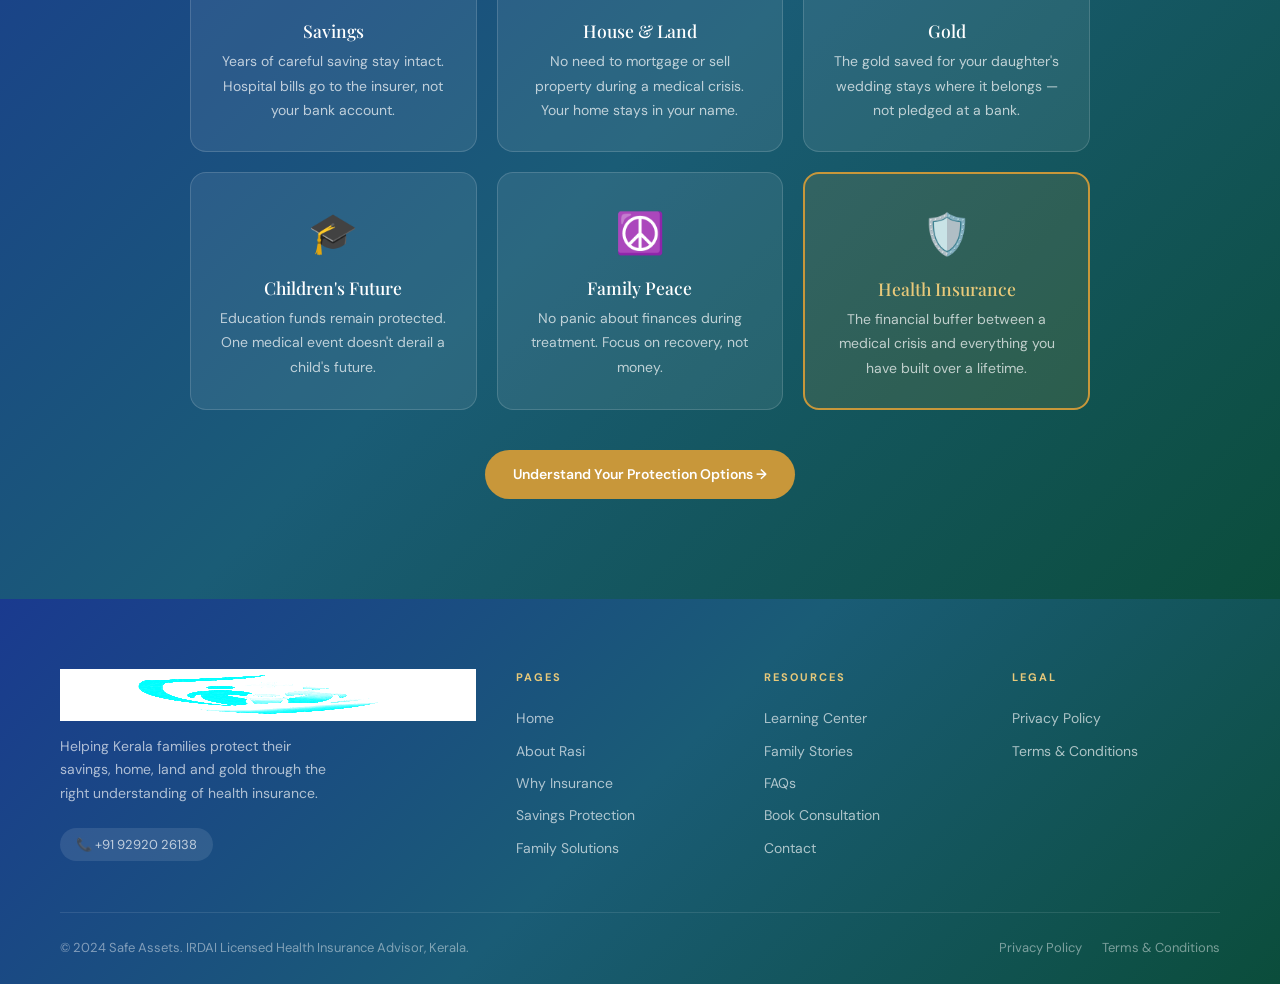
<file: savings-protection.html>
<!DOCTYPE html>
<html lang="en">
<head>
<meta charset="UTF-8">
<meta name="viewport" content="width=device-width, initial-scale=1.0">
<title>Savings Protection — Health Insurance Kerala | Safe Assets Kerala</title>
<meta name="description" content="How health insurance protects your savings, house, land, gold and family peace from unexpected medical expenses.">


<link rel="stylesheet" href="combined.css">
</head>
<body>
<nav class="nav" id="mainNav">
  <div class="nav-inner">
    <a href="index.html" class="nav-logo">
      <img src="logo.png" alt="Safe Assets">
      <div class="nav-logo-text">
        <span class="nav-logo-name">Safe Assets</span>
        <span class="nav-logo-sub">by Rasi</span>
      </div>
    </a>
    <div class="nav-links">
      <a href="index.html" class="nav-link" data-page="index.html">Home</a>
      <a href="about.html" class="nav-link" data-page="about.html">About Rasi</a>
      <a href="why-insurance.html" class="nav-link" data-page="why-insurance.html">Why Insurance</a>
      <a href="savings-protection.html" class="nav-link" data-page="savings-protection.html">Savings Protection</a>
      <a href="family-solutions.html" class="nav-link" data-page="family-solutions.html">Family Solutions</a>
      <a href="learning-center.html" class="nav-link" data-page="learning-center.html">Learning Center</a>
      <a href="faqs.html" class="nav-link" data-page="faqs.html">FAQs</a>
      <a href="consultation.html" class="nav-link nav-cta" data-page="consultation.html">Book Consultation</a>
    </div>
    <div class="nav-hamburger" onclick="toggleMobileNav()"><span></span><span></span><span></span></div>
  </div>
  <div class="nav-mobile" id="mobileNav">
    <a href="index.html" class="nav-link">Home</a>
    <a href="about.html" class="nav-link">About Rasi</a>
    <a href="why-insurance.html" class="nav-link">Why Insurance</a>
    <a href="savings-protection.html" class="nav-link">Savings Protection</a>
    <a href="family-solutions.html" class="nav-link">Family Solutions</a>
    <a href="learning-center.html" class="nav-link">Learning Center</a>
    <a href="stories.html" class="nav-link">Family Stories</a>
    <a href="faqs.html" class="nav-link">FAQs</a>
    <a href="consultation.html" class="nav-link nav-cta">Book Consultation</a>
  </div>
</nav>

<div class="page-hero">
  <div class="page-hero-inner">
    <div class="page-breadcrumb"><a href="index.html">Home</a><span>›</span>Savings Protection</div>
    <h1>Years To Build.<br>One Event To <em style="color:var(--gold-light)">Disturb.</em></h1>
    <p>Understanding how health insurance creates a financial buffer between medical costs and everything your family has built.</p>
  </div>
</div>

<section class="section">
  <div class="section-inner">
    <div style="display:grid;grid-template-columns:1fr 1fr;gap:60px;align-items:center">
      <div>
        <div class="section-label">The Reality</div>
        <h2>What Families Spend Years Building</h2>
        <div style="display:flex;flex-direction:column;gap:16px;margin-top:24px">
          <div style="display:flex;align-items:center;gap:16px;background:var(--ivory-dark);border-radius:12px;padding:16px 20px">
            <span style="font-size:28px">🏦</span>
            <div><strong>10 years</strong> building savings<div style="font-size:13px;color:var(--text-soft)">Monthly savings, FDs, investments carefully grown</div></div>
          </div>
          <div style="display:flex;align-items:center;gap:16px;background:var(--ivory-dark);border-radius:12px;padding:16px 20px">
            <span style="font-size:28px">🏠</span>
            <div><strong>15 years</strong> building a home<div style="font-size:13px;color:var(--text-soft)">Loan repaid brick by brick over years</div></div>
          </div>
          <div style="display:flex;align-items:center;gap:16px;background:var(--ivory-dark);border-radius:12px;padding:16px 20px">
            <span style="font-size:28px">⚖️</span>
            <div><strong>20 years</strong> of financial stability<div style="font-size:13px;color:var(--text-soft)">Land, gold, and family financial peace built over decades</div></div>
          </div>
        </div>
        <div class="quote-block mt-24">Unexpected medical expenses can affect those savings. Health insurance helps create a financial buffer between treatment costs and family assets.</div>
      </div>
      <div>
        <h3 style="margin-bottom:24px">What One Medical Event Can Cost</h3>
        <div style="display:flex;flex-direction:column;gap:12px">
          <div style="display:flex;justify-content:space-between;align-items:center;padding:14px 18px;background:var(--ivory-dark);border-radius:10px;border-left:3px solid var(--gold)">
            <span style="font-size:14px;color:var(--text-dark)">Major surgery</span>
            <strong style="color:var(--green-deep)">₹2 – 10 Lakhs</strong>
          </div>
          <div style="display:flex;justify-content:space-between;align-items:center;padding:14px 18px;background:var(--ivory-dark);border-radius:10px;border-left:3px solid var(--gold)">
            <span style="font-size:14px;color:var(--text-dark)">ICU (10 days)</span>
            <strong style="color:var(--green-deep)">₹3 – 8 Lakhs</strong>
          </div>
          <div style="display:flex;justify-content:space-between;align-items:center;padding:14px 18px;background:var(--ivory-dark);border-radius:10px;border-left:3px solid var(--gold)">
            <span style="font-size:14px;color:var(--text-dark)">Cancer treatment</span>
            <strong style="color:var(--green-deep)">₹10 – 30 Lakhs</strong>
          </div>
          <div style="display:flex;justify-content:space-between;align-items:center;padding:14px 18px;background:var(--ivory-dark);border-radius:10px;border-left:3px solid var(--gold)">
            <span style="font-size:14px;color:var(--text-dark)">Cardiac procedure</span>
            <strong style="color:var(--green-deep)">₹5 – 15 Lakhs</strong>
          </div>
          <div style="display:flex;justify-content:space-between;align-items:center;padding:14px 18px;background:var(--ivory-dark);border-radius:10px;border-left:3px solid var(--gold)">
            <span style="font-size:14px;color:var(--text-dark)">Kidney treatment</span>
            <strong style="color:var(--green-deep)">₹8 – 20 Lakhs</strong>
          </div>
        </div>
        <p style="font-size:13px;color:var(--text-soft);margin-top:12px">Medical inflation in Kerala: 12–15% per year. These costs double every 5–6 years.</p>
      </div>
    </div>
  </div>
</section>

<section class="section bg-green">
  <div class="section-inner">
    <div class="text-center mb-40">
      <div class="section-label" style="justify-content:center">What It Protects</div>
      <h2>Health Insurance Protects<br>What You Have <em style="color:var(--gold-light)">Already Built</em></h2>
    </div>
    <div class="gap-grid grid-3" style="max-width:900px;margin:0 auto">
      <div style="background:rgba(255,255,255,0.08);border:1px solid rgba(255,255,255,0.15);border-radius:16px;padding:28px;text-align:center">
        <div style="font-size:40px;margin-bottom:12px">🏦</div>
        <h4 style="color:white">Savings</h4>
        <p style="color:rgba(255,255,255,0.7);font-size:14px;margin-top:8px">Years of careful saving stay intact. Hospital bills go to the insurer, not your bank account.</p>
      </div>
      <div style="background:rgba(255,255,255,0.08);border:1px solid rgba(255,255,255,0.15);border-radius:16px;padding:28px;text-align:center">
        <div style="font-size:40px;margin-bottom:12px">🏠</div>
        <h4 style="color:white">House &amp; Land</h4>
        <p style="color:rgba(255,255,255,0.7);font-size:14px;margin-top:8px">No need to mortgage or sell property during a medical crisis. Your home stays in your name.</p>
      </div>
      <div style="background:rgba(255,255,255,0.08);border:1px solid rgba(255,255,255,0.15);border-radius:16px;padding:28px;text-align:center">
        <div style="font-size:40px;margin-bottom:12px">💛</div>
        <h4 style="color:white">Gold</h4>
        <p style="color:rgba(255,255,255,0.7);font-size:14px;margin-top:8px">The gold saved for your daughter's wedding stays where it belongs — not pledged at a bank.</p>
      </div>
      <div style="background:rgba(255,255,255,0.08);border:1px solid rgba(255,255,255,0.15);border-radius:16px;padding:28px;text-align:center">
        <div style="font-size:40px;margin-bottom:12px">🎓</div>
        <h4 style="color:white">Children's Future</h4>
        <p style="color:rgba(255,255,255,0.7);font-size:14px;margin-top:8px">Education funds remain protected. One medical event doesn't derail a child's future.</p>
      </div>
      <div style="background:rgba(255,255,255,0.08);border:1px solid rgba(255,255,255,0.15);border-radius:16px;padding:28px;text-align:center">
        <div style="font-size:40px;margin-bottom:12px">☮️</div>
        <h4 style="color:white">Family Peace</h4>
        <p style="color:rgba(255,255,255,0.7);font-size:14px;margin-top:8px">No panic about finances during treatment. Focus on recovery, not money.</p>
      </div>
      <div style="background:rgba(200,151,58,0.15);border:2px solid var(--gold);border-radius:16px;padding:28px;text-align:center">
        <div style="font-size:40px;margin-bottom:12px">🛡️</div>
        <h4 style="color:var(--gold-light)">Health Insurance</h4>
        <p style="color:rgba(255,255,255,0.7);font-size:14px;margin-top:8px">The financial buffer between a medical crisis and everything you have built over a lifetime.</p>
      </div>
    </div>
    <div style="text-align:center;margin-top:40px">
      <a href="consultation.html" class="btn btn-gold">Understand Your Protection Options →</a>
    </div>
  </div>
</section>

<footer class="footer">
  <div class="footer-inner">
    <div class="footer-grid">
      <div class="footer-brand">
        <img src="logo.png" alt="Safe Assets">
        <p>Helping Kerala families protect their savings, home, land and gold through the right understanding of health insurance.</p>
        <div style="margin-top:8px"><button onclick="openWA()" style="background:rgba(255,255,255,0.1);border:none;color:rgba(255,255,255,0.7);padding:8px 16px;border-radius:20px;cursor:pointer;font-family:'DM Sans',sans-serif;font-size:13px">📞 +91 92920 26138</button></div>
      </div>
      <div class="footer-col">
        <h5>Pages</h5>
        <a href="index.html">Home</a><a href="about.html">About Rasi</a><a href="why-insurance.html">Why Insurance</a><a href="savings-protection.html">Savings Protection</a><a href="family-solutions.html">Family Solutions</a>
      </div>
      <div class="footer-col">
        <h5>Resources</h5>
        <a href="learning-center.html">Learning Center</a><a href="stories.html">Family Stories</a><a href="faqs.html">FAQs</a><a href="consultation.html">Book Consultation</a><a href="contact.html">Contact</a>
      </div>
      <div class="footer-col">
        <h5>Legal</h5>
        <a href="privacy.html">Privacy Policy</a><a href="terms.html">Terms &amp; Conditions</a>
      </div>
    </div>
    <div class="footer-bottom">
      <p>&copy; 2024 Safe Assets. IRDAI Licensed Health Insurance Advisor, Kerala.</p>
      <div class="footer-bottom-links"><a href="privacy.html">Privacy Policy</a><a href="terms.html">Terms &amp; Conditions</a></div>
    </div>
  </div>
</footer>
<a class="wa-float" onclick="openWA()" title="WhatsApp Rasi">
  <span class="wa-float-pulse"></span>
  <svg viewBox="0 0 24 24"><path d="M17.472 14.382c-.297-.149-1.758-.867-2.03-.967-.273-.099-.471-.148-.67.15-.197.297-.767.966-.94 1.164-.173.199-.347.223-.644.075-.297-.15-1.255-.463-2.39-1.475-.883-.788-1.48-1.761-1.653-2.059-.173-.297-.018-.458.13-.606.134-.133.298-.347.446-.52.149-.174.198-.298.298-.497.099-.198.05-.371-.025-.52-.075-.149-.669-1.612-.916-2.207-.242-.579-.487-.5-.669-.51-.173-.008-.371-.01-.57-.01-.198 0-.52.074-.792.372-.272.297-1.04 1.016-1.04 2.479 0 1.462 1.065 2.875 1.213 3.074.149.198 2.096 3.2 5.077 4.487.709.306 1.262.489 1.694.625.712.227 1.36.195 1.871.118.571-.085 1.758-.719 2.006-1.413.248-.694.248-1.289.173-1.413-.074-.124-.272-.198-.57-.347z"/><path d="M12 0C5.373 0 0 5.373 0 12c0 2.127.558 4.126 1.533 5.859L.057 23.862a.5.5 0 00.609.61l6.102-1.472A11.954 11.954 0 0012 24c6.627 0 12-5.373 12-12S18.627 0 12 0zm0 22c-1.891 0-3.667-.502-5.201-1.38l-.374-.217-3.876.935.966-3.788-.237-.389A9.953 9.953 0 012 12C2 6.477 6.477 2 12 2s10 4.477 10 10-4.477 10-10 10z"/></svg>
</a>
<button class="chat-fab" id="chatFab" onclick="toggleChat()">
  <svg viewBox="0 0 24 24" stroke-width="2" stroke-linecap="round" stroke-linejoin="round"><path d="M21 15a2 2 0 0 1-2 2H7l-4 4V5a2 2 0 0 1 2-2h14a2 2 0 0 1 2 2z"></path></svg>
</button>
<div class="chat-panel" id="chatPanel">
  <div class="chat-panel-head">
    <div class="chat-panel-head-left">
      <div class="chat-panel-head-avatar">🛡️</div>
      <div><div class="chat-panel-head-name">SafeAssets Assistant</div><div class="chat-panel-head-status"><span class="online-dot"></span> Ask about health insurance</div></div>
    </div>
    <button class="chat-close-btn" onclick="toggleChat()">✕</button>
  </div>
  <div class="chat-msgs" id="chatMsgs">
    <div class="chat-msg bot"><div class="chat-bubble">👋 Hello! Ask me anything about health insurance — plans, claims, waiting periods, or protecting your savings.<br><br>For a personal consultation, connect with Rasi on WhatsApp.</div><div class="chat-time">Just now</div></div>
  </div>
  <div class="chat-input-area">
    <div class="chat-input-row">
      <input type="text" class="chat-input" id="chatInput" placeholder="Ask about health insurance..." onkeydown="if(event.key==='Enter')chatSend('chatMsgs','chatInput','chatSendBtn')">
      <button class="chat-send" id="chatSendBtn" onclick="chatSend('chatMsgs','chatInput','chatSendBtn')"><svg viewBox="0 0 24 24" fill="none" stroke="white" stroke-width="2" stroke-linecap="round" stroke-linejoin="round"><line x1="22" y1="2" x2="11" y2="13"/><polygon points="22 2 15 22 11 13 2 9 22 2"/></svg></button>
    </div>
    <div class="chat-wa-cta">Need a quote? <button onclick="openWA()">Chat with Rasi →</button></div>
  </div>
</div>
<script src="shared.js"></script>
</body>
</html>
</file>
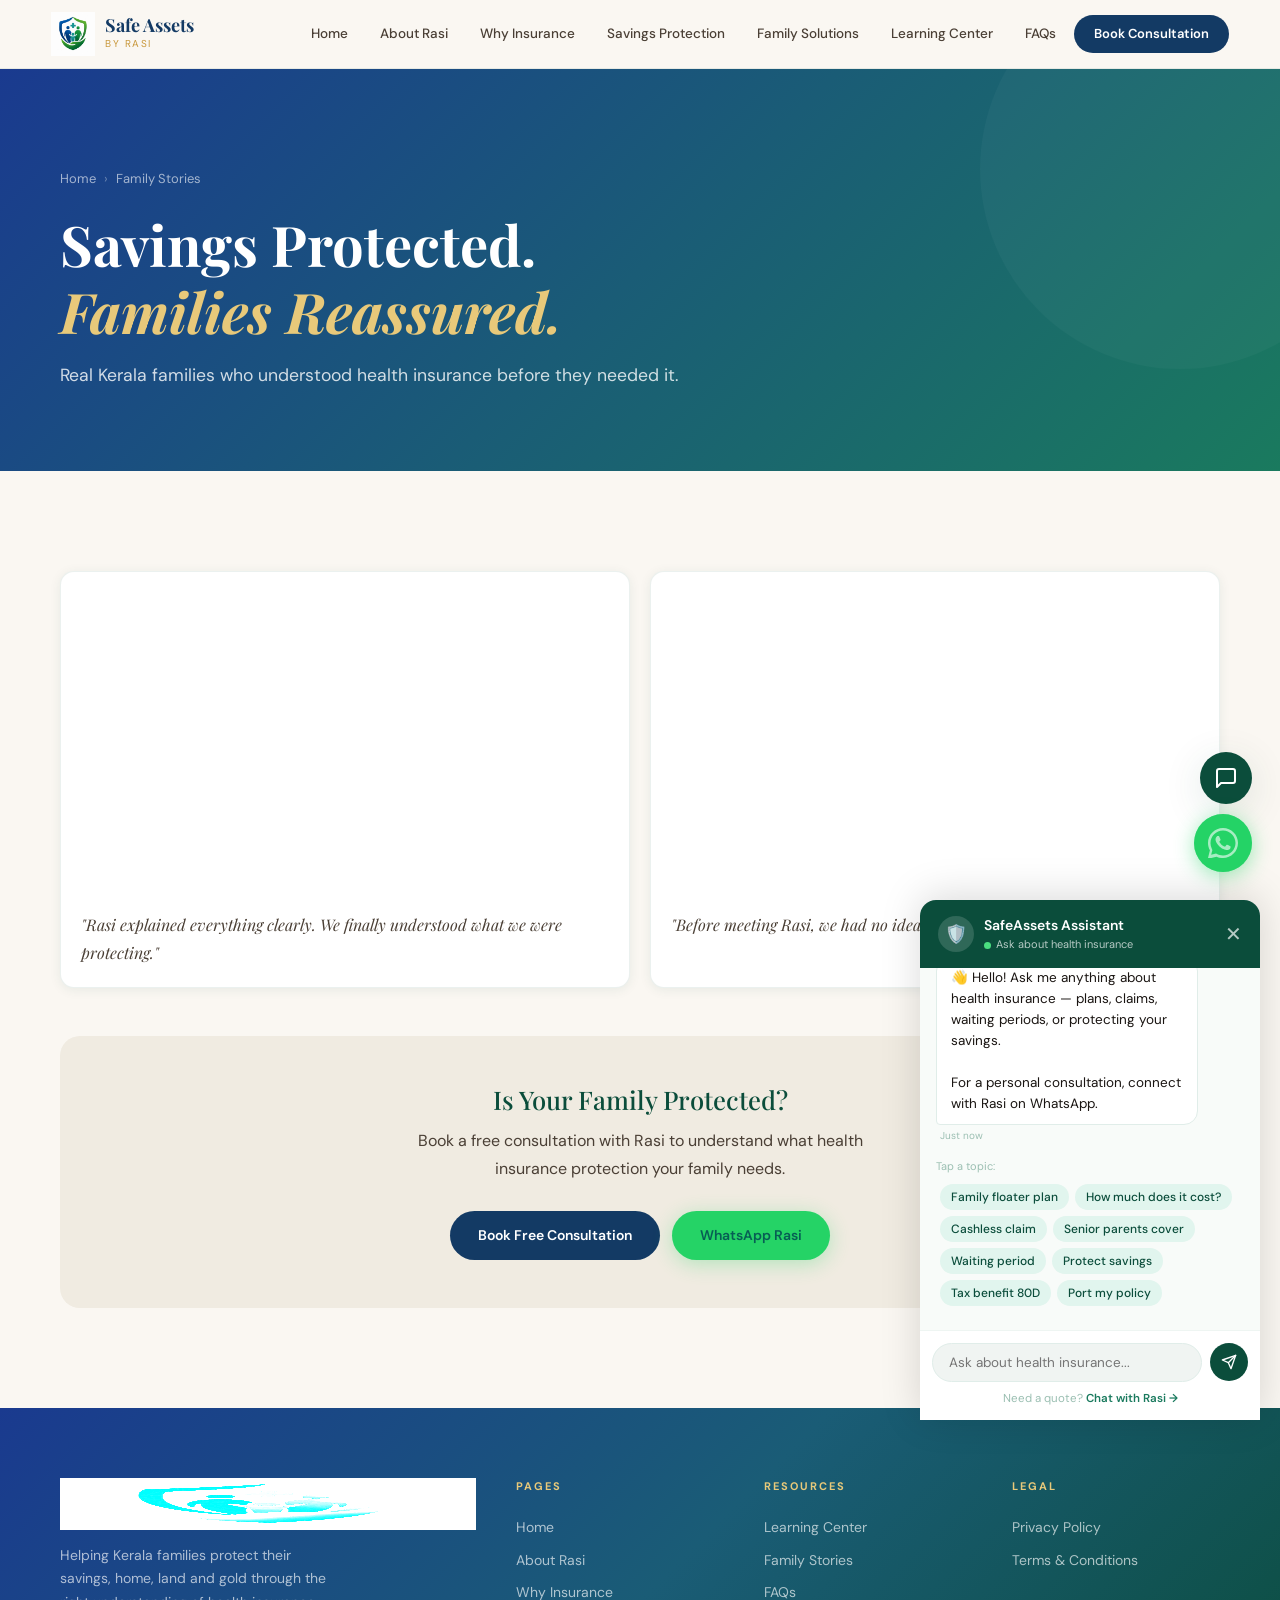
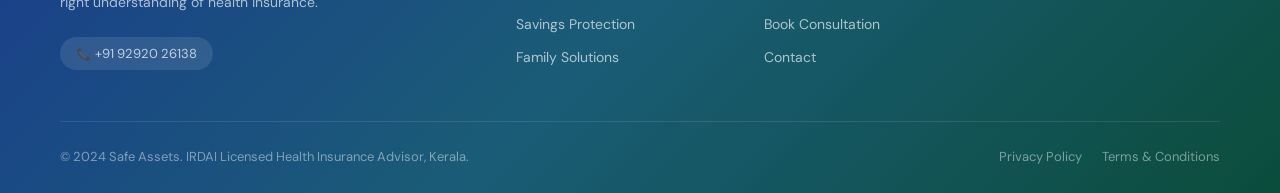
<file: stories.html>
<!DOCTYPE html>
<html lang="en">
<head>
<meta charset="UTF-8">
<meta name="viewport" content="width=device-width, initial-scale=1.0">
<title>Savings Protected Family Stories — Safe Assets | Safe Assets Kerala</title>
<meta name="description" content="Real Kerala families who understood health insurance before they needed it. Savings protected. Family peace maintained.">


<link rel="stylesheet" href="combined.css">
</head>
<body>
<nav class="nav" id="mainNav">
  <div class="nav-inner">
    <a href="index.html" class="nav-logo">
      <img src="logo.png" alt="Safe Assets">
      <div class="nav-logo-text">
        <span class="nav-logo-name">Safe Assets</span>
        <span class="nav-logo-sub">by Rasi</span>
      </div>
    </a>
    <div class="nav-links">
      <a href="index.html" class="nav-link" data-page="index.html">Home</a>
      <a href="about.html" class="nav-link" data-page="about.html">About Rasi</a>
      <a href="why-insurance.html" class="nav-link" data-page="why-insurance.html">Why Insurance</a>
      <a href="savings-protection.html" class="nav-link" data-page="savings-protection.html">Savings Protection</a>
      <a href="family-solutions.html" class="nav-link" data-page="family-solutions.html">Family Solutions</a>
      <a href="learning-center.html" class="nav-link" data-page="learning-center.html">Learning Center</a>
      <a href="faqs.html" class="nav-link" data-page="faqs.html">FAQs</a>
      <a href="consultation.html" class="nav-link nav-cta" data-page="consultation.html">Book Consultation</a>
    </div>
    <div class="nav-hamburger" onclick="toggleMobileNav()"><span></span><span></span><span></span></div>
  </div>
  <div class="nav-mobile" id="mobileNav">
    <a href="index.html" class="nav-link">Home</a>
    <a href="about.html" class="nav-link">About Rasi</a>
    <a href="why-insurance.html" class="nav-link">Why Insurance</a>
    <a href="savings-protection.html" class="nav-link">Savings Protection</a>
    <a href="family-solutions.html" class="nav-link">Family Solutions</a>
    <a href="learning-center.html" class="nav-link">Learning Center</a>
    <a href="stories.html" class="nav-link">Family Stories</a>
    <a href="faqs.html" class="nav-link">FAQs</a>
    <a href="consultation.html" class="nav-link nav-cta">Book Consultation</a>
  </div>
</nav>

<div class="page-hero">
  <div class="page-hero-inner">
    <div class="page-breadcrumb"><a href="index.html">Home</a><span>›</span>Family Stories</div>
    <h1>Savings Protected.<br><em style="color:var(--gold-light)">Families Reassured.</em></h1>
    <p>Real Kerala families who understood health insurance before they needed it.</p>
  </div>
</div>

<section class="section">
  <div class="section-inner">
    <div class="gap-grid grid-2">
      <div class="card" style="padding:0;overflow:hidden">
        <div style="position:relative;padding-bottom:56.25%;height:0;overflow:hidden">
          <iframe src="https://www.youtube.com/embed/SC9jRGCd_N8" title="Family story 1" frameborder="0" allow="accelerometer;autoplay;clipboard-write;encrypted-media;gyroscope;picture-in-picture" allowfullscreen style="position:absolute;top:0;left:0;width:100%;height:100%"></iframe>
        </div>
        <div style="padding:20px">
          <p style="font-style:italic;font-family:Playfair Display,serif;color:var(--text-mid)">"Rasi explained everything clearly. We finally understood what we were protecting."</p>
        </div>
      </div>
      <div class="card" style="padding:0;overflow:hidden">
        <div style="position:relative;padding-bottom:56.25%;height:0;overflow:hidden">
          <iframe src="https://www.youtube.com/embed/FHm9NFZ1i3w" title="Family story 2" frameborder="0" allow="accelerometer;autoplay;clipboard-write;encrypted-media;gyroscope;picture-in-picture" allowfullscreen style="position:absolute;top:0;left:0;width:100%;height:100%"></iframe>
        </div>
        <div style="padding:20px">
          <p style="font-style:italic;font-family:Playfair Display,serif;color:var(--text-mid)">"Before meeting Rasi, we had no idea what our policy actually covered."</p>
        </div>
      </div>
    </div>
    <div style="text-align:center;margin-top:48px;padding:48px;background:var(--ivory-dark);border-radius:20px">
      <h3>Is Your Family Protected?</h3>
      <p class="mt-12" style="max-width:480px;margin:12px auto 0">Book a free consultation with Rasi to understand what health insurance protection your family needs.</p>
      <div style="display:flex;gap:12px;justify-content:center;flex-wrap:wrap;margin-top:28px">
        <a href="consultation.html" class="btn btn-primary">Book Free Consultation</a>
        <button class="btn btn-wa" onclick="openWA('Hi Rasi, I watched the family stories and want to understand how to protect my family')">WhatsApp Rasi</button>
      </div>
    </div>
  </div>
</section>

<footer class="footer">
  <div class="footer-inner">
    <div class="footer-grid">
      <div class="footer-brand">
        <img src="logo.png" alt="Safe Assets">
        <p>Helping Kerala families protect their savings, home, land and gold through the right understanding of health insurance.</p>
        <div style="margin-top:8px"><button onclick="openWA()" style="background:rgba(255,255,255,0.1);border:none;color:rgba(255,255,255,0.7);padding:8px 16px;border-radius:20px;cursor:pointer;font-family:'DM Sans',sans-serif;font-size:13px">📞 +91 92920 26138</button></div>
      </div>
      <div class="footer-col">
        <h5>Pages</h5>
        <a href="index.html">Home</a><a href="about.html">About Rasi</a><a href="why-insurance.html">Why Insurance</a><a href="savings-protection.html">Savings Protection</a><a href="family-solutions.html">Family Solutions</a>
      </div>
      <div class="footer-col">
        <h5>Resources</h5>
        <a href="learning-center.html">Learning Center</a><a href="stories.html">Family Stories</a><a href="faqs.html">FAQs</a><a href="consultation.html">Book Consultation</a><a href="contact.html">Contact</a>
      </div>
      <div class="footer-col">
        <h5>Legal</h5>
        <a href="privacy.html">Privacy Policy</a><a href="terms.html">Terms &amp; Conditions</a>
      </div>
    </div>
    <div class="footer-bottom">
      <p>&copy; 2024 Safe Assets. IRDAI Licensed Health Insurance Advisor, Kerala.</p>
      <div class="footer-bottom-links"><a href="privacy.html">Privacy Policy</a><a href="terms.html">Terms &amp; Conditions</a></div>
    </div>
  </div>
</footer>
<a class="wa-float" onclick="openWA()" title="WhatsApp Rasi">
  <span class="wa-float-pulse"></span>
  <svg viewBox="0 0 24 24"><path d="M17.472 14.382c-.297-.149-1.758-.867-2.03-.967-.273-.099-.471-.148-.67.15-.197.297-.767.966-.94 1.164-.173.199-.347.223-.644.075-.297-.15-1.255-.463-2.39-1.475-.883-.788-1.48-1.761-1.653-2.059-.173-.297-.018-.458.13-.606.134-.133.298-.347.446-.52.149-.174.198-.298.298-.497.099-.198.05-.371-.025-.52-.075-.149-.669-1.612-.916-2.207-.242-.579-.487-.5-.669-.51-.173-.008-.371-.01-.57-.01-.198 0-.52.074-.792.372-.272.297-1.04 1.016-1.04 2.479 0 1.462 1.065 2.875 1.213 3.074.149.198 2.096 3.2 5.077 4.487.709.306 1.262.489 1.694.625.712.227 1.36.195 1.871.118.571-.085 1.758-.719 2.006-1.413.248-.694.248-1.289.173-1.413-.074-.124-.272-.198-.57-.347z"/><path d="M12 0C5.373 0 0 5.373 0 12c0 2.127.558 4.126 1.533 5.859L.057 23.862a.5.5 0 00.609.61l6.102-1.472A11.954 11.954 0 0012 24c6.627 0 12-5.373 12-12S18.627 0 12 0zm0 22c-1.891 0-3.667-.502-5.201-1.38l-.374-.217-3.876.935.966-3.788-.237-.389A9.953 9.953 0 012 12C2 6.477 6.477 2 12 2s10 4.477 10 10-4.477 10-10 10z"/></svg>
</a>
<button class="chat-fab" id="chatFab" onclick="toggleChat()">
  <svg viewBox="0 0 24 24" stroke-width="2" stroke-linecap="round" stroke-linejoin="round"><path d="M21 15a2 2 0 0 1-2 2H7l-4 4V5a2 2 0 0 1 2-2h14a2 2 0 0 1 2 2z"></path></svg>
</button>
<div class="chat-panel" id="chatPanel">
  <div class="chat-panel-head">
    <div class="chat-panel-head-left">
      <div class="chat-panel-head-avatar">🛡️</div>
      <div><div class="chat-panel-head-name">SafeAssets Assistant</div><div class="chat-panel-head-status"><span class="online-dot"></span> Ask about health insurance</div></div>
    </div>
    <button class="chat-close-btn" onclick="toggleChat()">✕</button>
  </div>
  <div class="chat-msgs" id="chatMsgs">
    <div class="chat-msg bot"><div class="chat-bubble">👋 Hello! Ask me anything about health insurance — plans, claims, waiting periods, or protecting your savings.<br><br>For a personal consultation, connect with Rasi on WhatsApp.</div><div class="chat-time">Just now</div></div>
  </div>
  <div class="chat-input-area">
    <div class="chat-input-row">
      <input type="text" class="chat-input" id="chatInput" placeholder="Ask about health insurance..." onkeydown="if(event.key==='Enter')chatSend('chatMsgs','chatInput','chatSendBtn')">
      <button class="chat-send" id="chatSendBtn" onclick="chatSend('chatMsgs','chatInput','chatSendBtn')"><svg viewBox="0 0 24 24" fill="none" stroke="white" stroke-width="2" stroke-linecap="round" stroke-linejoin="round"><line x1="22" y1="2" x2="11" y2="13"/><polygon points="22 2 15 22 11 13 2 9 22 2"/></svg></button>
    </div>
    <div class="chat-wa-cta">Need a quote? <button onclick="openWA()">Chat with Rasi →</button></div>
  </div>
</div>
<script src="shared.js"></script>
</body>
</html>
</file>
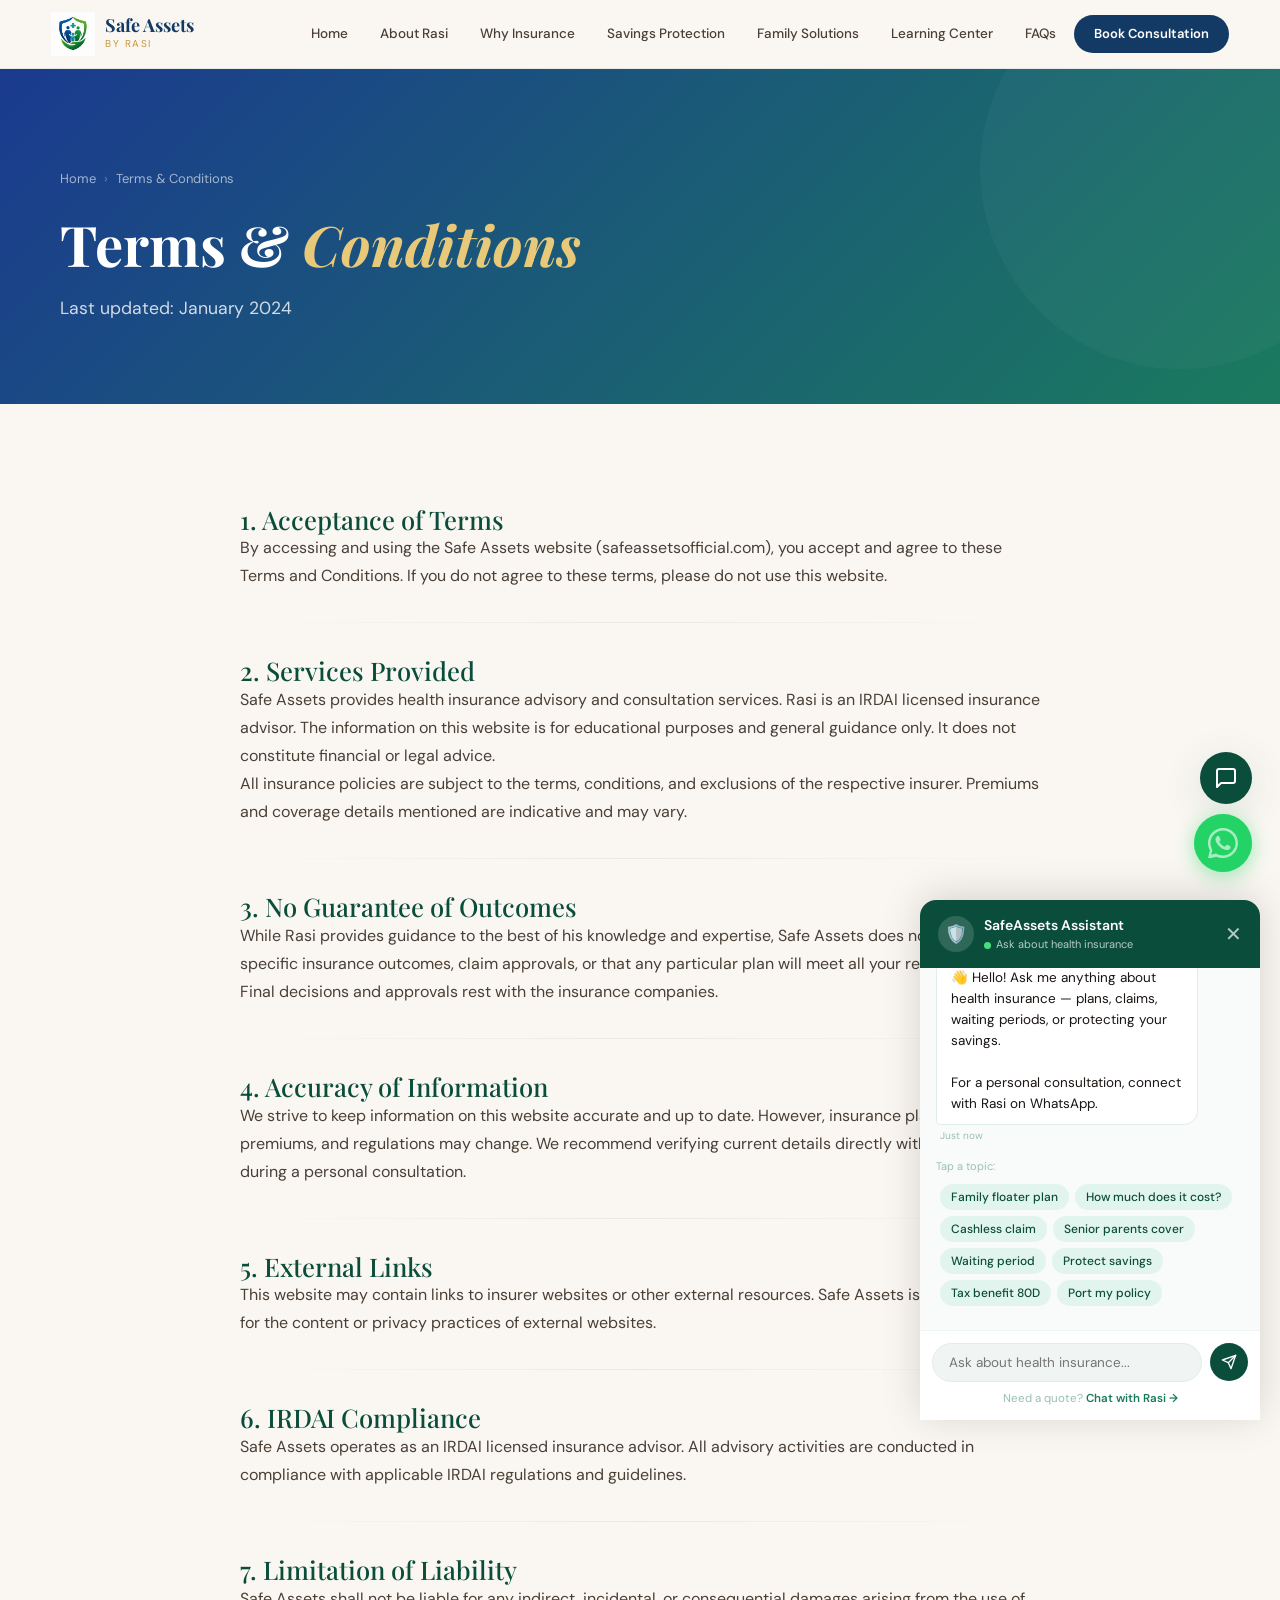
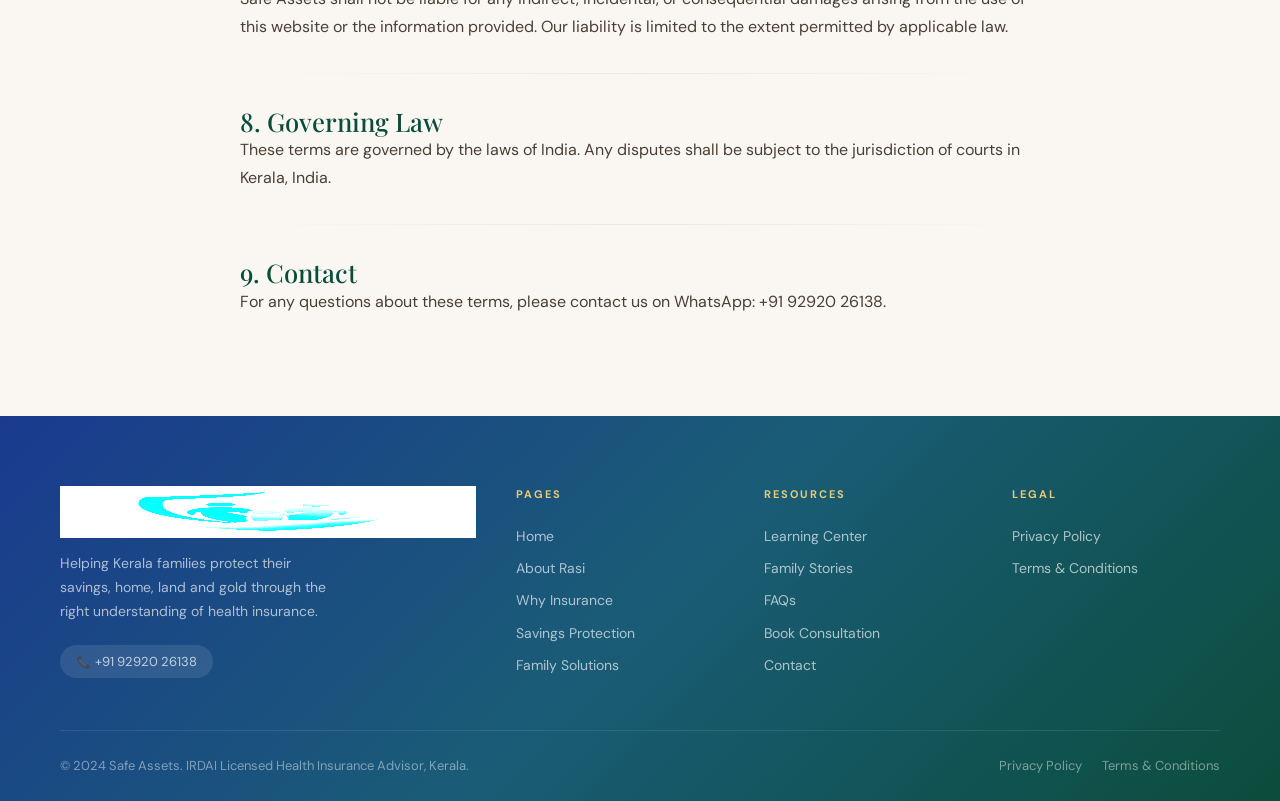
<file: terms.html>
<!DOCTYPE html>
<html lang="en">
<head>
<meta charset="UTF-8">
<meta name="viewport" content="width=device-width, initial-scale=1.0">
<title>Terms & Conditions — Safe Assets | Safe Assets Kerala</title>
<meta name="description" content="Terms and Conditions for using the Safe Assets website and consultation services.">


<link rel="stylesheet" href="combined.css">
</head>
<body>
<nav class="nav" id="mainNav">
  <div class="nav-inner">
    <a href="index.html" class="nav-logo">
      <img src="logo.png" alt="Safe Assets">
      <div class="nav-logo-text">
        <span class="nav-logo-name">Safe Assets</span>
        <span class="nav-logo-sub">by Rasi</span>
      </div>
    </a>
    <div class="nav-links">
      <a href="index.html" class="nav-link" data-page="index.html">Home</a>
      <a href="about.html" class="nav-link" data-page="about.html">About Rasi</a>
      <a href="why-insurance.html" class="nav-link" data-page="why-insurance.html">Why Insurance</a>
      <a href="savings-protection.html" class="nav-link" data-page="savings-protection.html">Savings Protection</a>
      <a href="family-solutions.html" class="nav-link" data-page="family-solutions.html">Family Solutions</a>
      <a href="learning-center.html" class="nav-link" data-page="learning-center.html">Learning Center</a>
      <a href="faqs.html" class="nav-link" data-page="faqs.html">FAQs</a>
      <a href="consultation.html" class="nav-link nav-cta" data-page="consultation.html">Book Consultation</a>
    </div>
    <div class="nav-hamburger" onclick="toggleMobileNav()"><span></span><span></span><span></span></div>
  </div>
  <div class="nav-mobile" id="mobileNav">
    <a href="index.html" class="nav-link">Home</a>
    <a href="about.html" class="nav-link">About Rasi</a>
    <a href="why-insurance.html" class="nav-link">Why Insurance</a>
    <a href="savings-protection.html" class="nav-link">Savings Protection</a>
    <a href="family-solutions.html" class="nav-link">Family Solutions</a>
    <a href="learning-center.html" class="nav-link">Learning Center</a>
    <a href="stories.html" class="nav-link">Family Stories</a>
    <a href="faqs.html" class="nav-link">FAQs</a>
    <a href="consultation.html" class="nav-link nav-cta">Book Consultation</a>
  </div>
</nav>

<div class="page-hero">
  <div class="page-hero-inner">
    <div class="page-breadcrumb"><a href="index.html">Home</a><span>›</span>Terms &amp; Conditions</div>
    <h1>Terms &amp; <em style="color:var(--gold-light)">Conditions</em></h1>
    <p>Last updated: January 2024</p>
  </div>
</div>
<section class="section">
  <div class="section-inner" style="max-width:800px;margin:0 auto">
    <div style="display:flex;flex-direction:column;gap:32px">
      <div>
        <h3>1. Acceptance of Terms</h3>
        <p class="mt-12">By accessing and using the Safe Assets website (safeassetsofficial.com), you accept and agree to these Terms and Conditions. If you do not agree to these terms, please do not use this website.</p>
      </div>
      <div class="divider"></div>
      <div>
        <h3>2. Services Provided</h3>
        <p class="mt-12">Safe Assets provides health insurance advisory and consultation services. Rasi is an IRDAI licensed insurance advisor. The information on this website is for educational purposes and general guidance only. It does not constitute financial or legal advice.</p>
        <p class="mt-12">All insurance policies are subject to the terms, conditions, and exclusions of the respective insurer. Premiums and coverage details mentioned are indicative and may vary.</p>
      </div>
      <div class="divider"></div>
      <div>
        <h3>3. No Guarantee of Outcomes</h3>
        <p class="mt-12">While Rasi provides guidance to the best of his knowledge and expertise, Safe Assets does not guarantee specific insurance outcomes, claim approvals, or that any particular plan will meet all your requirements. Final decisions and approvals rest with the insurance companies.</p>
      </div>
      <div class="divider"></div>
      <div>
        <h3>4. Accuracy of Information</h3>
        <p class="mt-12">We strive to keep information on this website accurate and up to date. However, insurance plan details, premiums, and regulations may change. We recommend verifying current details directly with insurers or during a personal consultation.</p>
      </div>
      <div class="divider"></div>
      <div>
        <h3>5. External Links</h3>
        <p class="mt-12">This website may contain links to insurer websites or other external resources. Safe Assets is not responsible for the content or privacy practices of external websites.</p>
      </div>
      <div class="divider"></div>
      <div>
        <h3>6. IRDAI Compliance</h3>
        <p class="mt-12">Safe Assets operates as an IRDAI licensed insurance advisor. All advisory activities are conducted in compliance with applicable IRDAI regulations and guidelines.</p>
      </div>
      <div class="divider"></div>
      <div>
        <h3>7. Limitation of Liability</h3>
        <p class="mt-12">Safe Assets shall not be liable for any indirect, incidental, or consequential damages arising from the use of this website or the information provided. Our liability is limited to the extent permitted by applicable law.</p>
      </div>
      <div class="divider"></div>
      <div>
        <h3>8. Governing Law</h3>
        <p class="mt-12">These terms are governed by the laws of India. Any disputes shall be subject to the jurisdiction of courts in Kerala, India.</p>
      </div>
      <div class="divider"></div>
      <div>
        <h3>9. Contact</h3>
        <p class="mt-12">For any questions about these terms, please contact us on WhatsApp: +91 92920 26138.</p>
      </div>
    </div>
  </div>
</section>

<footer class="footer">
  <div class="footer-inner">
    <div class="footer-grid">
      <div class="footer-brand">
        <img src="logo.png" alt="Safe Assets">
        <p>Helping Kerala families protect their savings, home, land and gold through the right understanding of health insurance.</p>
        <div style="margin-top:8px"><button onclick="openWA()" style="background:rgba(255,255,255,0.1);border:none;color:rgba(255,255,255,0.7);padding:8px 16px;border-radius:20px;cursor:pointer;font-family:'DM Sans',sans-serif;font-size:13px">📞 +91 92920 26138</button></div>
      </div>
      <div class="footer-col">
        <h5>Pages</h5>
        <a href="index.html">Home</a><a href="about.html">About Rasi</a><a href="why-insurance.html">Why Insurance</a><a href="savings-protection.html">Savings Protection</a><a href="family-solutions.html">Family Solutions</a>
      </div>
      <div class="footer-col">
        <h5>Resources</h5>
        <a href="learning-center.html">Learning Center</a><a href="stories.html">Family Stories</a><a href="faqs.html">FAQs</a><a href="consultation.html">Book Consultation</a><a href="contact.html">Contact</a>
      </div>
      <div class="footer-col">
        <h5>Legal</h5>
        <a href="privacy.html">Privacy Policy</a><a href="terms.html">Terms &amp; Conditions</a>
      </div>
    </div>
    <div class="footer-bottom">
      <p>&copy; 2024 Safe Assets. IRDAI Licensed Health Insurance Advisor, Kerala.</p>
      <div class="footer-bottom-links"><a href="privacy.html">Privacy Policy</a><a href="terms.html">Terms &amp; Conditions</a></div>
    </div>
  </div>
</footer>
<a class="wa-float" onclick="openWA()" title="WhatsApp Rasi">
  <span class="wa-float-pulse"></span>
  <svg viewBox="0 0 24 24"><path d="M17.472 14.382c-.297-.149-1.758-.867-2.03-.967-.273-.099-.471-.148-.67.15-.197.297-.767.966-.94 1.164-.173.199-.347.223-.644.075-.297-.15-1.255-.463-2.39-1.475-.883-.788-1.48-1.761-1.653-2.059-.173-.297-.018-.458.13-.606.134-.133.298-.347.446-.52.149-.174.198-.298.298-.497.099-.198.05-.371-.025-.52-.075-.149-.669-1.612-.916-2.207-.242-.579-.487-.5-.669-.51-.173-.008-.371-.01-.57-.01-.198 0-.52.074-.792.372-.272.297-1.04 1.016-1.04 2.479 0 1.462 1.065 2.875 1.213 3.074.149.198 2.096 3.2 5.077 4.487.709.306 1.262.489 1.694.625.712.227 1.36.195 1.871.118.571-.085 1.758-.719 2.006-1.413.248-.694.248-1.289.173-1.413-.074-.124-.272-.198-.57-.347z"/><path d="M12 0C5.373 0 0 5.373 0 12c0 2.127.558 4.126 1.533 5.859L.057 23.862a.5.5 0 00.609.61l6.102-1.472A11.954 11.954 0 0012 24c6.627 0 12-5.373 12-12S18.627 0 12 0zm0 22c-1.891 0-3.667-.502-5.201-1.38l-.374-.217-3.876.935.966-3.788-.237-.389A9.953 9.953 0 012 12C2 6.477 6.477 2 12 2s10 4.477 10 10-4.477 10-10 10z"/></svg>
</a>
<button class="chat-fab" id="chatFab" onclick="toggleChat()">
  <svg viewBox="0 0 24 24" stroke-width="2" stroke-linecap="round" stroke-linejoin="round"><path d="M21 15a2 2 0 0 1-2 2H7l-4 4V5a2 2 0 0 1 2-2h14a2 2 0 0 1 2 2z"></path></svg>
</button>
<div class="chat-panel" id="chatPanel">
  <div class="chat-panel-head">
    <div class="chat-panel-head-left">
      <div class="chat-panel-head-avatar">🛡️</div>
      <div><div class="chat-panel-head-name">SafeAssets Assistant</div><div class="chat-panel-head-status"><span class="online-dot"></span> Ask about health insurance</div></div>
    </div>
    <button class="chat-close-btn" onclick="toggleChat()">✕</button>
  </div>
  <div class="chat-msgs" id="chatMsgs">
    <div class="chat-msg bot"><div class="chat-bubble">👋 Hello! Ask me anything about health insurance — plans, claims, waiting periods, or protecting your savings.<br><br>For a personal consultation, connect with Rasi on WhatsApp.</div><div class="chat-time">Just now</div></div>
  </div>
  <div class="chat-input-area">
    <div class="chat-input-row">
      <input type="text" class="chat-input" id="chatInput" placeholder="Ask about health insurance..." onkeydown="if(event.key==='Enter')chatSend('chatMsgs','chatInput','chatSendBtn')">
      <button class="chat-send" id="chatSendBtn" onclick="chatSend('chatMsgs','chatInput','chatSendBtn')"><svg viewBox="0 0 24 24" fill="none" stroke="white" stroke-width="2" stroke-linecap="round" stroke-linejoin="round"><line x1="22" y1="2" x2="11" y2="13"/><polygon points="22 2 15 22 11 13 2 9 22 2"/></svg></button>
    </div>
    <div class="chat-wa-cta">Need a quote? <button onclick="openWA()">Chat with Rasi →</button></div>
  </div>
</div>
<script src="shared.js"></script>
</body>
</html>
</file>
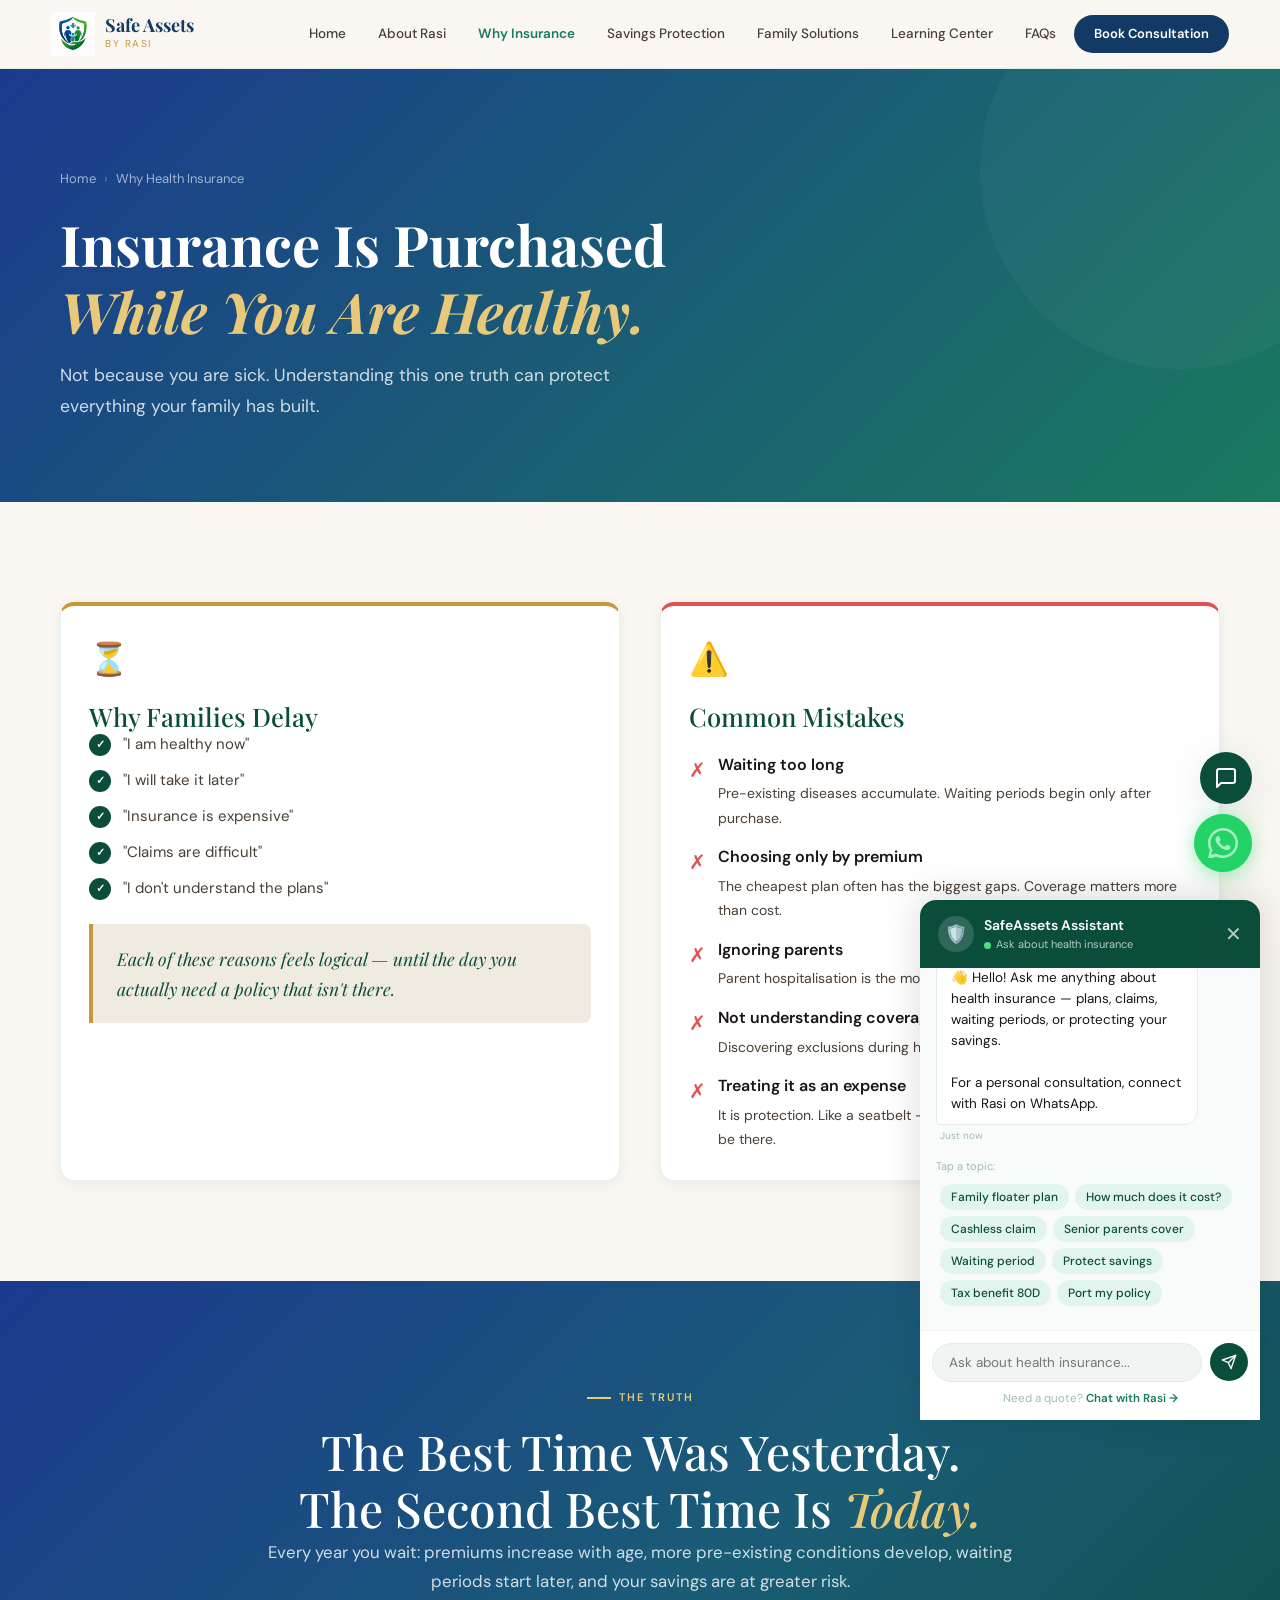
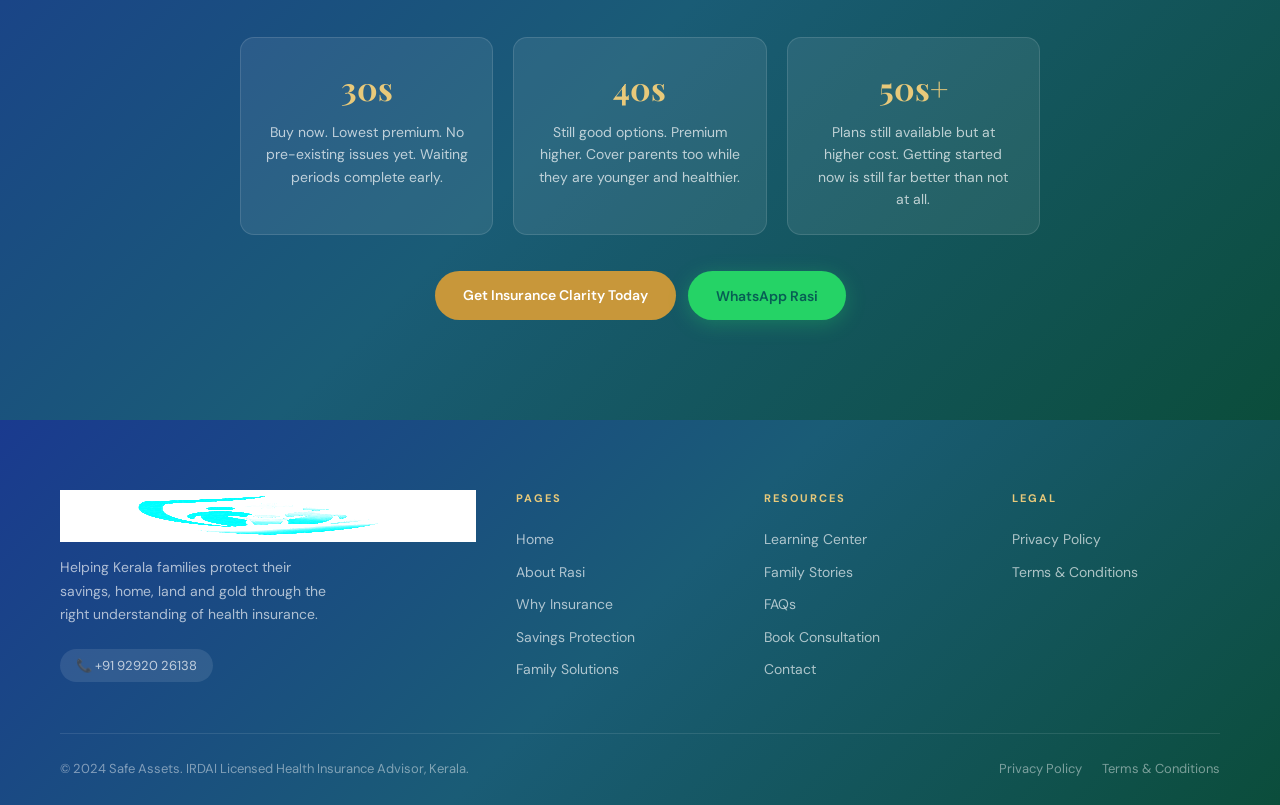
<file: why-insurance.html>
<!DOCTYPE html>
<html lang="en">
<head>
<meta charset="UTF-8">
<meta name="viewport" content="width=device-width, initial-scale=1.0">
<title>Why Health Insurance — Kerala Families | Safe Assets Kerala</title>
<meta name="description" content="Understanding why health insurance matters for Kerala families. Common delays, mistakes, and the truth about protecting your savings.">


<link rel="stylesheet" href="combined.css">
</head>
<body>
<nav class="nav" id="mainNav">
  <div class="nav-inner">
    <a href="index.html" class="nav-logo">
      <img src="logo.png" alt="Safe Assets">
      <div class="nav-logo-text">
        <span class="nav-logo-name">Safe Assets</span>
        <span class="nav-logo-sub">by Rasi</span>
      </div>
    </a>
    <div class="nav-links">
      <a href="index.html" class="nav-link" data-page="index.html">Home</a>
      <a href="about.html" class="nav-link" data-page="about.html">About Rasi</a>
      <a href="why-insurance.html" class="nav-link" data-page="why-insurance.html">Why Insurance</a>
      <a href="savings-protection.html" class="nav-link" data-page="savings-protection.html">Savings Protection</a>
      <a href="family-solutions.html" class="nav-link" data-page="family-solutions.html">Family Solutions</a>
      <a href="learning-center.html" class="nav-link" data-page="learning-center.html">Learning Center</a>
      <a href="faqs.html" class="nav-link" data-page="faqs.html">FAQs</a>
      <a href="consultation.html" class="nav-link nav-cta" data-page="consultation.html">Book Consultation</a>
    </div>
    <div class="nav-hamburger" onclick="toggleMobileNav()"><span></span><span></span><span></span></div>
  </div>
  <div class="nav-mobile" id="mobileNav">
    <a href="index.html" class="nav-link">Home</a>
    <a href="about.html" class="nav-link">About Rasi</a>
    <a href="why-insurance.html" class="nav-link">Why Insurance</a>
    <a href="savings-protection.html" class="nav-link">Savings Protection</a>
    <a href="family-solutions.html" class="nav-link">Family Solutions</a>
    <a href="learning-center.html" class="nav-link">Learning Center</a>
    <a href="stories.html" class="nav-link">Family Stories</a>
    <a href="faqs.html" class="nav-link">FAQs</a>
    <a href="consultation.html" class="nav-link nav-cta">Book Consultation</a>
  </div>
</nav>

<div class="page-hero">
  <div class="page-hero-inner">
    <div class="page-breadcrumb"><a href="index.html">Home</a><span>›</span>Why Health Insurance</div>
    <h1>Insurance Is Purchased<br><em style="color:var(--gold-light)">While You Are Healthy.</em></h1>
    <p>Not because you are sick. Understanding this one truth can protect everything your family has built.</p>
  </div>
</div>

<section class="section">
  <div class="section-inner">
    <div style="display:grid;grid-template-columns:1fr 1fr;gap:40px">
      <div class="card" style="border-top:4px solid var(--gold)">
        <div style="font-size:32px;margin-bottom:16px">⏳</div>
        <h3>Why Families Delay</h3>
        <ul class="tick-list mt-20" style="--tick-color:var(--gold)">
          <li style="--before-bg:var(--ivory-dark);color:var(--text-mid)">"I am healthy now"</li>
          <li style="--before-bg:var(--ivory-dark)">"I will take it later"</li>
          <li>"Insurance is expensive"</li>
          <li>"Claims are difficult"</li>
          <li>"I don't understand the plans"</li>
        </ul>
        <div class="quote-block mt-24" style="border-color:var(--gold)">Each of these reasons feels logical — until the day you actually need a policy that isn't there.</div>
      </div>
      <div class="card" style="border-top:4px solid #E05252">
        <div style="font-size:32px;margin-bottom:16px">⚠️</div>
        <h3>Common Mistakes</h3>
        <div style="display:flex;flex-direction:column;gap:14px;margin-top:20px">
          <div style="display:flex;gap:12px;align-items:flex-start"><span style="color:#E05252;font-size:20px;flex-shrink:0;margin-top:2px">✗</span><div><strong>Waiting too long</strong><p style="font-size:14px;margin-top:4px">Pre-existing diseases accumulate. Waiting periods begin only after purchase.</p></div></div>
          <div style="display:flex;gap:12px;align-items:flex-start"><span style="color:#E05252;font-size:20px;flex-shrink:0;margin-top:2px">✗</span><div><strong>Choosing only by premium</strong><p style="font-size:14px;margin-top:4px">The cheapest plan often has the biggest gaps. Coverage matters more than cost.</p></div></div>
          <div style="display:flex;gap:12px;align-items:flex-start"><span style="color:#E05252;font-size:20px;flex-shrink:0;margin-top:2px">✗</span><div><strong>Ignoring parents</strong><p style="font-size:14px;margin-top:4px">Parent hospitalisation is the most common reason families drain savings.</p></div></div>
          <div style="display:flex;gap:12px;align-items:flex-start"><span style="color:#E05252;font-size:20px;flex-shrink:0;margin-top:2px">✗</span><div><strong>Not understanding coverage</strong><p style="font-size:14px;margin-top:4px">Discovering exclusions during hospitalisation is a painful lesson.</p></div></div>
          <div style="display:flex;gap:12px;align-items:flex-start"><span style="color:#E05252;font-size:20px;flex-shrink:0;margin-top:2px">✗</span><div><strong>Treating it as an expense</strong><p style="font-size:14px;margin-top:4px">It is protection. Like a seatbelt — you hope you never need it, but it must be there.</p></div></div>
        </div>
      </div>
    </div>
  </div>
</section>

<section class="section bg-green">
  <div class="section-inner" style="max-width:800px;margin:0 auto;text-align:center">
    <div class="section-label" style="justify-content:center">The Truth</div>
    <h2 style="font-size:clamp(1.8rem,4vw,3rem)">The Best Time Was Yesterday.<br>The Second Best Time Is <em style="color:var(--gold-light)">Today.</em></h2>
    <p class="mt-20" style="font-size:1.05rem">Every year you wait: premiums increase with age, more pre-existing conditions develop, waiting periods start later, and your savings are at greater risk.</p>
    <div style="display:grid;grid-template-columns:repeat(3,1fr);gap:20px;margin-top:40px">
      <div style="background:rgba(255,255,255,0.08);border-radius:14px;padding:24px;border:1px solid rgba(255,255,255,0.12)">
        <div style="font-size:2rem;font-family:Playfair Display,serif;font-weight:700;color:var(--gold-light)">30s</div>
        <div style="color:rgba(255,255,255,0.7);font-size:14px;margin-top:8px">Buy now. Lowest premium. No pre-existing issues yet. Waiting periods complete early.</div>
      </div>
      <div style="background:rgba(255,255,255,0.08);border-radius:14px;padding:24px;border:1px solid rgba(255,255,255,0.12)">
        <div style="font-size:2rem;font-family:Playfair Display,serif;font-weight:700;color:var(--gold-light)">40s</div>
        <div style="color:rgba(255,255,255,0.7);font-size:14px;margin-top:8px">Still good options. Premium higher. Cover parents too while they are younger and healthier.</div>
      </div>
      <div style="background:rgba(255,255,255,0.08);border-radius:14px;padding:24px;border:1px solid rgba(255,255,255,0.12)">
        <div style="font-size:2rem;font-family:Playfair Display,serif;font-weight:700;color:var(--gold-light)">50s+</div>
        <div style="color:rgba(255,255,255,0.7);font-size:14px;margin-top:8px">Plans still available but at higher cost. Getting started now is still far better than not at all.</div>
      </div>
    </div>
    <div style="display:flex;gap:12px;justify-content:center;flex-wrap:wrap;margin-top:36px">
      <a href="consultation.html" class="btn btn-gold">Get Insurance Clarity Today</a>
      <button class="btn btn-wa" onclick="openWA('Hi Rasi, I want to understand why I should buy health insurance now')">WhatsApp Rasi</button>
    </div>
  </div>
</section>

<footer class="footer">
  <div class="footer-inner">
    <div class="footer-grid">
      <div class="footer-brand">
        <img src="logo.png" alt="Safe Assets">
        <p>Helping Kerala families protect their savings, home, land and gold through the right understanding of health insurance.</p>
        <div style="margin-top:8px"><button onclick="openWA()" style="background:rgba(255,255,255,0.1);border:none;color:rgba(255,255,255,0.7);padding:8px 16px;border-radius:20px;cursor:pointer;font-family:'DM Sans',sans-serif;font-size:13px">📞 +91 92920 26138</button></div>
      </div>
      <div class="footer-col">
        <h5>Pages</h5>
        <a href="index.html">Home</a><a href="about.html">About Rasi</a><a href="why-insurance.html">Why Insurance</a><a href="savings-protection.html">Savings Protection</a><a href="family-solutions.html">Family Solutions</a>
      </div>
      <div class="footer-col">
        <h5>Resources</h5>
        <a href="learning-center.html">Learning Center</a><a href="stories.html">Family Stories</a><a href="faqs.html">FAQs</a><a href="consultation.html">Book Consultation</a><a href="contact.html">Contact</a>
      </div>
      <div class="footer-col">
        <h5>Legal</h5>
        <a href="privacy.html">Privacy Policy</a><a href="terms.html">Terms &amp; Conditions</a>
      </div>
    </div>
    <div class="footer-bottom">
      <p>&copy; 2024 Safe Assets. IRDAI Licensed Health Insurance Advisor, Kerala.</p>
      <div class="footer-bottom-links"><a href="privacy.html">Privacy Policy</a><a href="terms.html">Terms &amp; Conditions</a></div>
    </div>
  </div>
</footer>
<a class="wa-float" onclick="openWA()" title="WhatsApp Rasi">
  <span class="wa-float-pulse"></span>
  <svg viewBox="0 0 24 24"><path d="M17.472 14.382c-.297-.149-1.758-.867-2.03-.967-.273-.099-.471-.148-.67.15-.197.297-.767.966-.94 1.164-.173.199-.347.223-.644.075-.297-.15-1.255-.463-2.39-1.475-.883-.788-1.48-1.761-1.653-2.059-.173-.297-.018-.458.13-.606.134-.133.298-.347.446-.52.149-.174.198-.298.298-.497.099-.198.05-.371-.025-.52-.075-.149-.669-1.612-.916-2.207-.242-.579-.487-.5-.669-.51-.173-.008-.371-.01-.57-.01-.198 0-.52.074-.792.372-.272.297-1.04 1.016-1.04 2.479 0 1.462 1.065 2.875 1.213 3.074.149.198 2.096 3.2 5.077 4.487.709.306 1.262.489 1.694.625.712.227 1.36.195 1.871.118.571-.085 1.758-.719 2.006-1.413.248-.694.248-1.289.173-1.413-.074-.124-.272-.198-.57-.347z"/><path d="M12 0C5.373 0 0 5.373 0 12c0 2.127.558 4.126 1.533 5.859L.057 23.862a.5.5 0 00.609.61l6.102-1.472A11.954 11.954 0 0012 24c6.627 0 12-5.373 12-12S18.627 0 12 0zm0 22c-1.891 0-3.667-.502-5.201-1.38l-.374-.217-3.876.935.966-3.788-.237-.389A9.953 9.953 0 012 12C2 6.477 6.477 2 12 2s10 4.477 10 10-4.477 10-10 10z"/></svg>
</a>
<button class="chat-fab" id="chatFab" onclick="toggleChat()">
  <svg viewBox="0 0 24 24" stroke-width="2" stroke-linecap="round" stroke-linejoin="round"><path d="M21 15a2 2 0 0 1-2 2H7l-4 4V5a2 2 0 0 1 2-2h14a2 2 0 0 1 2 2z"></path></svg>
</button>
<div class="chat-panel" id="chatPanel">
  <div class="chat-panel-head">
    <div class="chat-panel-head-left">
      <div class="chat-panel-head-avatar">🛡️</div>
      <div><div class="chat-panel-head-name">SafeAssets Assistant</div><div class="chat-panel-head-status"><span class="online-dot"></span> Ask about health insurance</div></div>
    </div>
    <button class="chat-close-btn" onclick="toggleChat()">✕</button>
  </div>
  <div class="chat-msgs" id="chatMsgs">
    <div class="chat-msg bot"><div class="chat-bubble">👋 Hello! Ask me anything about health insurance — plans, claims, waiting periods, or protecting your savings.<br><br>For a personal consultation, connect with Rasi on WhatsApp.</div><div class="chat-time">Just now</div></div>
  </div>
  <div class="chat-input-area">
    <div class="chat-input-row">
      <input type="text" class="chat-input" id="chatInput" placeholder="Ask about health insurance..." onkeydown="if(event.key==='Enter')chatSend('chatMsgs','chatInput','chatSendBtn')">
      <button class="chat-send" id="chatSendBtn" onclick="chatSend('chatMsgs','chatInput','chatSendBtn')"><svg viewBox="0 0 24 24" fill="none" stroke="white" stroke-width="2" stroke-linecap="round" stroke-linejoin="round"><line x1="22" y1="2" x2="11" y2="13"/><polygon points="22 2 15 22 11 13 2 9 22 2"/></svg></button>
    </div>
    <div class="chat-wa-cta">Need a quote? <button onclick="openWA()">Chat with Rasi →</button></div>
  </div>
</div>
<script src="shared.js"></script>
</body>
</html>
</file>
<file: combined.css>
/* ═══════════════════════════════════════════════
   SAFE ASSETS — RASI
   Brand: Warm trust · Kerala · Educate first
   Palette: Deep forest green + warm ivory + gold
   Fonts: Playfair Display + DM Sans
═══════════════════════════════════════════════ */

@import url('https://fonts.googleapis.com/css2?family=Playfair+Display:ital,wght@0,400;0,500;0,700;1,400;1,500&family=DM+Sans:wght@300;400;500;600&display=swap');

:root {
  --green-deep:   #0B4D3B;
  --green-mid:    #1A7A5E;
  --green-light:  #2EA87A;
  --blue-deep:    #1A3A8F;
  --blue-mid:     #1E54C8;
  --blue-light:   #3A7BD5;
  --brand-primary: #133A64;
  --brand-mid:     #1A5C76;
  --gold:         #C8973A;
  --gold-light:   #E8C97A;
  --ivory:        #FAF7F2;
  --ivory-dark:   #F0EBE1;
  --cream:        #EDE8DF;
  --text-dark:    #1A1512;
  --text-mid:     #4A3F35;
  --text-soft:    #7A6E64;
  --white:        #FFFFFF;
  --shadow-sm:    0 2px 12px rgba(11,77,59,0.08);
  --shadow-md:    0 8px 40px rgba(11,77,59,0.12);
  --shadow-lg:    0 20px 60px rgba(11,77,59,0.18);
  --radius:       14px;
  --radius-sm:    8px;
  --radius-lg:    24px;
}

*, *::before, *::after { box-sizing: border-box; margin: 0; padding: 0; }
html { font-size: 16px; scroll-behavior: smooth; }

body {
  font-family: 'DM Sans', sans-serif;
  background: var(--ivory);
  color: var(--text-dark);
  line-height: 1.6;
  overflow-x: hidden;
}

/* ── TYPOGRAPHY ── */
h1, h2, h3, h4 {
  font-family: 'Playfair Display', Georgia, serif;
  line-height: 1.2;
  color: var(--green-deep);
}
h1 { font-size: clamp(2rem, 5vw, 3.5rem); font-weight: 700; }
h2 { font-size: clamp(1.6rem, 3.5vw, 2.4rem); font-weight: 500; }
h3 { font-size: clamp(1.2rem, 2.5vw, 1.6rem); font-weight: 500; }
h4 { font-size: 1.1rem; font-weight: 500; }
p  { color: var(--text-mid); line-height: 1.75; }
em { font-style: italic; color: var(--green-mid); }
strong { font-weight: 600; color: var(--text-dark); }

a { text-decoration: none; color: inherit; }

/* ── NAV ── */
.nav {
  position: sticky; top: 0; z-index: 200;
  background: rgba(250,247,242,0.96);
  backdrop-filter: blur(12px);
  border-bottom: 1px solid rgba(11,77,59,0.08);
  padding: 0 clamp(20px, 4vw, 60px);
}
.nav-inner {
  max-width: 1200px; margin: 0 auto;
  height: 68px;
  display: flex; align-items: center; justify-content: space-between;
}
.nav-logo { display: flex; align-items: center; gap: 10px; }
.nav-logo img { height: 44px; width: auto; }
.nav-logo-text { display: flex; flex-direction: column; }
.nav-logo-name { font-family: 'Playfair Display', serif; font-size: 18px; font-weight: 700; color: var(--brand-primary); line-height: 1.1; }
.nav-logo-sub { font-size: 10px; letter-spacing: 1.5px; text-transform: uppercase; color: var(--gold); }

.nav-links { display: flex; align-items: center; gap: 4px; }
.nav-link {
  padding: 7px 14px; border-radius: var(--radius-sm);
  font-size: 13.5px; font-weight: 500; color: var(--text-mid);
  transition: all 0.2s; cursor: pointer; white-space: nowrap;
}
.nav-link:hover { background: var(--ivory-dark); color: var(--green-deep); }
.nav-link.active { color: var(--green-mid); font-weight: 600; }
.nav-cta {
  background: var(--brand-primary); color: white !important;
  padding: 9px 20px !important; border-radius: 20px !important;
  font-weight: 600 !important; font-size: 13px !important;
  transition: transform 0.15s, background 0.15s !important;
}
.nav-cta:hover { background: var(--brand-mid) !important; transform: translateY(-1px); }

/* hamburger */
.nav-hamburger { display: none; flex-direction: column; gap: 5px; cursor: pointer; padding: 8px; }
.nav-hamburger span { width: 22px; height: 2px; background: var(--green-deep); border-radius: 2px; transition: all 0.3s; }
.nav-mobile { display: none; flex-direction: column; background: var(--ivory); border-top: 1px solid var(--cream); padding: 16px 20px; gap: 4px; }
.nav-mobile .nav-link { padding: 12px 16px; border-radius: var(--radius-sm); }
.nav-mobile.open { display: flex; }

/* ── SECTION WRAPPER ── */
.section { padding: clamp(50px, 8vw, 100px) clamp(20px, 5vw, 60px); }
.section-inner { max-width: 1200px; margin: 0 auto; }
.section-label {
  display: inline-flex; align-items: center; gap: 8px;
  font-size: 11px; font-weight: 600; letter-spacing: 2px; text-transform: uppercase;
  color: var(--gold); margin-bottom: 16px;
}
.section-label::before { content: ''; width: 24px; height: 1.5px; background: var(--gold); }

/* ── BUTTONS ── */
.btn {
  display: inline-flex; align-items: center; gap: 9px;
  font-family: 'DM Sans', sans-serif; font-size: 14px; font-weight: 600;
  padding: 13px 28px; border-radius: 28px; border: none; cursor: pointer;
  transition: all 0.2s; text-decoration: none; white-space: nowrap;
}
.btn-primary { background: var(--brand-primary); color: white; }
.btn-primary:hover { background: var(--brand-mid); transform: translateY(-2px); box-shadow: var(--shadow-md); }
.btn-outline { background: transparent; color: var(--green-deep); border: 2px solid var(--green-deep); }
.btn-outline:hover { background: var(--green-deep); color: white; transform: translateY(-2px); }
.btn-gold { background: var(--gold); color: white; }
.btn-gold:hover { background: #B8872A; transform: translateY(-2px); box-shadow: 0 8px 24px rgba(200,151,58,0.3); }
.btn-wa {
  background: #25D366; color: #075E54;
  box-shadow: 0 4px 20px rgba(37,211,102,0.3);
}
.btn-wa:hover { background: #1FBD5A; transform: translateY(-2px); box-shadow: 0 8px 32px rgba(37,211,102,0.4); }

/* ── CARD ── */
.card {
  background: var(--white);
  border-radius: var(--radius);
  border: 1px solid rgba(11,77,59,0.08);
  padding: 28px;
  box-shadow: var(--shadow-sm);
  transition: transform 0.2s, box-shadow 0.2s;
}
.card:hover { transform: translateY(-4px); box-shadow: var(--shadow-md); }

/* ── DIVIDER ── */
.divider { height: 1px; background: linear-gradient(90deg, transparent, var(--cream), transparent); margin: 0; }

/* ── GREEN SECTION BG ── */
.bg-green { background: linear-gradient(135deg, var(--blue-deep) 0%, var(--brand-mid) 50%, var(--green-deep) 100%); }
.bg-green h1, .bg-green h2, .bg-green h3, .bg-green h4 { color: white; }
.bg-green p { color: rgba(255,255,255,0.8); }
.bg-green .section-label { color: var(--gold-light); }
.bg-green .section-label::before { background: var(--gold-light); }

.bg-cream { background: var(--cream); }
.bg-ivory { background: var(--ivory-dark); }

/* ── PAGE HERO (inner pages) ── */
.page-hero {
  background: linear-gradient(135deg, var(--blue-deep) 0%, var(--brand-mid) 50%, var(--green-mid) 100%);
  padding: clamp(60px, 10vw, 100px) clamp(20px, 5vw, 60px) clamp(50px, 8vw, 80px);
  position: relative; overflow: hidden;
}
.page-hero::before {
  content: ''; position: absolute; top: -100px; right: -100px;
  width: 400px; height: 400px; border-radius: 50%;
  background: rgba(255,255,255,0.03);
}
.page-hero-inner { max-width: 1200px; margin: 0 auto; position: relative; z-index: 1; }
.page-hero h1 { color: white; margin-bottom: 16px; }
.page-hero p { color: rgba(255,255,255,0.8); font-size: 1.1rem; max-width: 640px; }
.page-breadcrumb { display: flex; align-items: center; gap: 8px; margin-bottom: 20px; font-size: 13px; color: rgba(255,255,255,0.6); }
.page-breadcrumb a { color: rgba(255,255,255,0.6); }
.page-breadcrumb a:hover { color: white; }
.page-breadcrumb span { color: rgba(255,255,255,0.35); }

/* ── FOOTER ── */
.footer {
  background: linear-gradient(135deg, var(--blue-deep) 0%, var(--brand-mid) 50%, var(--green-deep) 100%);
  padding: clamp(40px, 6vw, 70px) clamp(20px, 5vw, 60px) 24px;
}
.footer-inner { max-width: 1200px; margin: 0 auto; }
.footer-grid {
  display: grid; grid-template-columns: 2fr 1fr 1fr 1fr;
  gap: 40px; margin-bottom: 48px;
}
.footer-brand { display: flex; flex-direction: column; gap: 14px; }
.footer-brand img { height: 52px; width: auto; filter: brightness(10); }
.footer-brand p { color: rgba(255,255,255,0.65); font-size: 14px; line-height: 1.7; max-width: 280px; }
.footer-col h5 { font-family: 'DM Sans', sans-serif; font-size: 11px; letter-spacing: 2px; text-transform: uppercase; color: var(--gold-light); margin-bottom: 16px; }
.footer-col a { display: block; color: rgba(255,255,255,0.65); font-size: 14px; padding: 5px 0; transition: color 0.2s; }
.footer-col a:hover { color: white; }
.footer-bottom { border-top: 1px solid rgba(255,255,255,0.1); padding-top: 24px; display: flex; justify-content: space-between; align-items: center; flex-wrap: wrap; gap: 12px; }
.footer-bottom p { color: rgba(255,255,255,0.45); font-size: 13px; }
.footer-bottom-links { display: flex; gap: 20px; }
.footer-bottom-links a { color: rgba(255,255,255,0.45); font-size: 13px; transition: color 0.2s; }
.footer-bottom-links a:hover { color: white; }

/* ── WA FLOAT BUTTON ── */
.wa-float {
  position: fixed; bottom: 28px; right: 28px; z-index: 500;
  width: 58px; height: 58px;
  background: #25D366; border-radius: 50%;
  display: flex; align-items: center; justify-content: center;
  box-shadow: 0 4px 20px rgba(37,211,102,0.45);
  cursor: pointer; transition: transform 0.2s, box-shadow 0.2s;
  text-decoration: none;
}
.wa-float:hover { transform: scale(1.1); box-shadow: 0 8px 32px rgba(37,211,102,0.55); }
.wa-float svg { width: 30px; height: 30px; fill: white; }
.wa-float-pulse {
  position: absolute; width: 100%; height: 100%;
  border-radius: 50%; background: rgba(37,211,102,0.4);
  animation: wa-pulse 2.5s infinite;
}
@keyframes wa-pulse {
  0% { transform: scale(1); opacity: 0.7; }
  70% { transform: scale(1.5); opacity: 0; }
  100% { transform: scale(1.5); opacity: 0; }
}

/* ── TICK LIST ── */
.tick-list { list-style: none; display: flex; flex-direction: column; gap: 12px; }
.tick-list li { display: flex; align-items: flex-start; gap: 12px; color: var(--text-mid); font-size: 15px; line-height: 1.6; }
.tick-list li::before {
  content: '✓'; flex-shrink: 0;
  width: 22px; height: 22px;
  background: var(--green-deep); color: white;
  border-radius: 50%; display: flex; align-items: center; justify-content: center;
  font-size: 11px; font-weight: 700; margin-top: 2px;
}
.tick-list.gold li::before { background: var(--gold); }
.tick-list.white li { color: rgba(255,255,255,0.85); }
.tick-list.white li::before { background: rgba(255,255,255,0.2); color: var(--gold-light); }

/* ── QUOTE BLOCK ── */
.quote-block {
  border-left: 4px solid var(--gold);
  padding: 20px 24px;
  background: var(--ivory-dark);
  border-radius: 0 var(--radius-sm) var(--radius-sm) 0;
  font-family: 'Playfair Display', serif;
  font-size: 1.1rem; font-style: italic;
  color: var(--green-deep);
  line-height: 1.7;
}

/* ── ANIMATIONS ── */
@keyframes fadeUp {
  from { opacity: 0; transform: translateY(24px); }
  to   { opacity: 1; transform: translateY(0); }
}
.fade-up { animation: fadeUp 0.7s ease both; }
.fade-up-1 { animation-delay: 0.1s; }
.fade-up-2 { animation-delay: 0.2s; }
.fade-up-3 { animation-delay: 0.3s; }
.fade-up-4 { animation-delay: 0.4s; }

/* ── RESPONSIVE ── */
@media (max-width: 900px) {
  .nav-links { display: none; }
  .nav-hamburger { display: flex; }
  .footer-grid { grid-template-columns: 1fr 1fr; gap: 32px; }
}
@media (max-width: 600px) {
  .footer-grid { grid-template-columns: 1fr; }
  .footer-bottom { flex-direction: column; text-align: center; }
}

/* ── UTILS ── */
.text-center { text-align: center; }
.text-gold { color: var(--gold) !important; }
.text-green { color: var(--green-mid) !important; }
.mt-8  { margin-top: 8px; }
.mt-16 { margin-top: 16px; }
.mt-24 { margin-top: 24px; }
.mt-32 { margin-top: 32px; }
.mt-48 { margin-top: 48px; }
.mb-8  { margin-bottom: 8px; }
.mb-16 { margin-bottom: 16px; }
.mb-24 { margin-bottom: 24px; }
.mb-32 { margin-bottom: 32px; }
.gap-grid { display: grid; gap: 20px; }
.grid-2 { grid-template-columns: repeat(2,1fr); }
.grid-3 { grid-template-columns: repeat(3,1fr); }
.grid-4 { grid-template-columns: repeat(4,1fr); }
@media (max-width: 900px) { .grid-3, .grid-4 { grid-template-columns: repeat(2,1fr); } }
@media (max-width: 600px) { .grid-2, .grid-3, .grid-4 { grid-template-columns: 1fr; } }

/* ── CHAT WIDGET (shared) ── */
.chat-fab {
  position: fixed; bottom: 96px; right: 28px; z-index: 490;
  width: 52px; height: 52px;
  background: var(--green-deep); border-radius: 50%;
  display: flex; align-items: center; justify-content: center;
  box-shadow: var(--shadow-md); cursor: pointer;
  border: none; transition: transform 0.2s;
}
.chat-fab:hover { transform: scale(1.08); }
.chat-fab svg { width: 24px; height: 24px; stroke: white; fill: none; }

.chat-panel {
  position: fixed; bottom: 0; right: 20px; z-index: 480;
  width: 340px; max-height: 520px;
  background: white; border-radius: 16px 16px 0 0;
  box-shadow: 0 -4px 40px rgba(0,0,0,0.15);
  display: flex; flex-direction: column;
  transform: translateY(100%); transition: transform 0.35s cubic-bezier(0.34,1.3,0.64,1);
}
.chat-panel.open { transform: translateY(0); }
.chat-panel-head {
  background: var(--green-deep); border-radius: 16px 16px 0 0;
  padding: 14px 18px; display: flex; align-items: center; justify-content: space-between;
}
.chat-panel-head-left { display: flex; align-items: center; gap: 10px; }
.chat-panel-head-avatar {
  width: 36px; height: 36px; border-radius: 50%;
  background: rgba(255,255,255,0.15);
  display: flex; align-items: center; justify-content: center; font-size: 18px;
}
.chat-panel-head-name { font-size: 14px; font-weight: 600; color: white; }
.chat-panel-head-status { font-size: 11px; color: rgba(255,255,255,0.7); display: flex; align-items: center; gap: 5px; }
.online-dot { width: 7px; height: 7px; background: #4ADE80; border-radius: 50%; }
.chat-close-btn { background: none; border: none; color: rgba(255,255,255,0.7); cursor: pointer; font-size: 20px; line-height: 1; }
.chat-msgs { flex: 1; overflow-y: auto; padding: 16px; background: #F8FBF9; display: flex; flex-direction: column; gap: 10px; }
.chat-msg { display: flex; flex-direction: column; }
.chat-msg.bot { align-items: flex-start; }
.chat-msg.user { align-items: flex-end; }
.chat-bubble {
  max-width: 85%; padding: 10px 14px; border-radius: 14px;
  font-size: 13.5px; line-height: 1.55;
}
.bot .chat-bubble { background: white; color: var(--text-dark); border: 1px solid #E0EDE9; border-bottom-left-radius: 4px; }
.user .chat-bubble { background: var(--green-deep); color: white; border-bottom-right-radius: 4px; }
.chat-time { font-size: 10px; color: #9BBFB2; margin-top: 3px; padding: 0 4px; }
.chat-sugg { display: flex; flex-wrap: wrap; gap: 6px; padding: 0 4px; }
.chat-sugg-btn {
  background: #E1F5EE; border: 1.5px solid #9FE1CB;
  color: var(--green-deep); font-size: 12px; font-weight: 500;
  padding: 5px 11px; border-radius: 20px; cursor: pointer;
  font-family: 'DM Sans', sans-serif; transition: all 0.15s; border: none;
}
.chat-sugg-btn:hover { background: var(--green-light); color: white; }
.chat-input-area { padding: 12px; border-top: 1px solid #EEF5F2; background: white; }
.chat-input-row { display: flex; gap: 8px; }
.chat-input {
  flex: 1; background: #F0F4F2; border: 1.5px solid #E0EDE9;
  border-radius: 20px; padding: 10px 16px;
  font-family: 'DM Sans', sans-serif; font-size: 13.5px; color: var(--text-dark);
  outline: none; transition: border-color 0.2s;
}
.chat-input:focus { border-color: var(--green-mid); }
.chat-send {
  width: 38px; height: 38px; background: var(--green-deep);
  border: none; border-radius: 50%; display: flex; align-items: center; justify-content: center;
  cursor: pointer; transition: transform 0.15s;
}
.chat-send:hover { transform: scale(1.08); }
.chat-send svg { width: 16px; height: 16px; }
.chat-wa-cta { margin-top: 8px; text-align: center; font-size: 11.5px; color: #9BBFB2; }
.chat-wa-cta button { background: none; border: none; color: var(--green-mid); font-size: 11.5px; font-weight: 600; cursor: pointer; font-family: 'DM Sans', sans-serif; }
.typing-dots { display: flex; gap: 4px; padding: 4px 0; }
.typing-dots span { width: 7px; height: 7px; background: #9BBFB2; border-radius: 50%; animation: tdot 1.2s infinite; }
.typing-dots span:nth-child(2) { animation-delay: 0.2s; }
.typing-dots span:nth-child(3) { animation-delay: 0.4s; }
@keyframes tdot { 0%,80%,100%{transform:translateY(0)} 40%{transform:translateY(-6px)} }
.chat-wa-redirect {
  display: inline-flex; align-items: center; gap: 6px;
  background: #25D366; color: #075E54; font-size: 12px; font-weight: 700;
  padding: 7px 14px; border-radius: 20px; border: none; cursor: pointer;
  margin-top: 8px; font-family: 'DM Sans', sans-serif;
}
/* ── MISSION SECTION ── */
.mission-section { text-align: center; }
.mission-wrap { max-width: 860px; margin: 0 auto; }
.mission-headline {
  font-size: clamp(2rem, 5vw, 3rem);
  color: white;
  margin-bottom: 20px;
  line-height: 1.2;
}
.mission-body {
  font-size: 1.15rem;
  color: rgba(255,255,255,0.88);
  max-width: 640px;
  margin: 0 auto 48px;
  line-height: 1.7;
}
.mission-body strong { color: var(--gold-light); }
.mission-pillars {
  display: grid;
  grid-template-columns: repeat(3, 1fr);
  gap: 24px;
  margin-top: 16px;
}
.mission-pillar {
  background: rgba(255,255,255,0.08);
  border: 1px solid rgba(255,255,255,0.12);
  border-radius: var(--radius);
  padding: 28px 20px;
  display: flex; flex-direction: column; align-items: center; gap: 10px;
}
.mission-pillar-icon { font-size: 2rem; }
.mission-pillar strong { color: white; font-size: 1rem; }
.mission-pillar span { color: rgba(255,255,255,0.7); font-size: 0.88rem; line-height: 1.5; }
@media (max-width: 640px) {
  .mission-pillars { grid-template-columns: 1fr; }
}

/* HOME PAGE CSS */

/* ── HERO ── */
.hero {
  background: linear-gradient(160deg, var(--blue-deep) 0%, var(--brand-mid) 40%, var(--green-mid) 70%, #1A8A6A 100%);
  position: relative; overflow: hidden;
  padding: clamp(60px,10vw,100px) clamp(20px,5vw,60px) 0;
}
.hero::before {
  content:''; position:absolute; top:-120px; right:-120px;
  width:500px; height:500px; border-radius:50%;
  background: rgba(255,255,255,0.04);
}
.hero::after {
  content:''; position:absolute; bottom:60px; left:-80px;
  width:300px; height:300px; border-radius:50%;
  background: rgba(200,151,58,0.06);
}
.hero-inner {
  max-width: 1200px; margin: 0 auto;
  display: grid; grid-template-columns: 1fr 420px;
  gap: 60px; align-items: center;
  position: relative; z-index: 1;
}
.hero-eyebrow {
  display: flex; align-items: center; gap: 8px;
  font-size: 12px; letter-spacing: 1.5px; text-transform: uppercase;
  color: var(--gold-light); margin-bottom: 20px; font-weight: 600;
}
.hero-h1 {
  font-size: clamp(2.4rem, 5.5vw, 3.8rem);
  color: white; line-height: 1.1;
  margin-bottom: 20px;
}
.hero-h1 em { color: var(--gold-light); font-style: italic; }
.hero-sub {
  font-size: 1.05rem; color: rgba(255,255,255,0.8);
  line-height: 1.8; margin-bottom: 28px;
}
.hero-trust-msg { margin-bottom: 32px; }
.hero-trust-quote {
  font-family: 'Playfair Display', serif;
  font-style: italic; font-size: 1.1rem;
  color: rgba(255,255,255,0.9); line-height: 1.6;
  border-left: 3px solid var(--gold);
  padding-left: 16px;
}
.hero-trust-quote em { color: var(--gold-light); }
.hero-trust-name { font-size: 13px; color: rgba(255,255,255,0.55); margin-top: 8px; padding-left: 19px; }
.hero-btns { display: flex; flex-wrap: wrap; gap: 12px; }

/* Hero photo frame */
.hero-card-stack { position: relative; padding-bottom: 40px; }
.hero-photo-frame {
  position: relative;
  border-radius: var(--radius-lg);
  overflow: hidden;
  border: 3px solid rgba(255,255,255,0.15);
  box-shadow: var(--shadow-lg);
}
.hero-photo { width: 100%; height: 420px; object-fit: cover; object-position: top; display: block; }
.hero-photo-badge {
  position: absolute; bottom: 16px; left: 16px; right: 16px;
  background: rgba(11,77,59,0.9); backdrop-filter: blur(8px);
  color: white; font-size: 13px; font-weight: 500;
  padding: 10px 16px; border-radius: 10px;
  display: flex; align-items: center; gap: 8px;
}
.badge-dot { width: 8px; height: 8px; background: #4ADE80; border-radius: 50%; flex-shrink:0; animation: pulse-dot 2s infinite; }
@keyframes pulse-dot { 0%,100%{opacity:1;transform:scale(1)} 50%{opacity:0.6;transform:scale(0.8)} }
.hero-stat-card {
  position: absolute;
  background: white; border-radius: var(--radius);
  padding: 14px 20px; box-shadow: var(--shadow-md);
  text-align: center; min-width: 110px;
}
.hero-stat-1 { bottom: 10px; left: -30px; }
.hero-stat-2 { top: 40px; right: -30px; }
.hero-stat-num { font-family: 'Playfair Display', serif; font-size: 1.1rem; font-weight: 700; color: var(--green-deep); }
.hero-stat-label { font-size: 11px; color: var(--text-soft); margin-top: 2px; }

/* Assets strip */
.hero-assets-protected {
  border-top: 1px solid rgba(255,255,255,0.1);
  margin-top: 60px; position: relative; z-index: 1;
}
.hero-assets-inner {
  max-width: 1200px; margin: 0 auto;
  padding: 20px clamp(20px,5vw,60px);
  display: flex; align-items: center; gap: 24px; flex-wrap: wrap;
}
.hero-assets-label { font-size: 12px; color: rgba(255,255,255,0.5); letter-spacing: 1px; text-transform: uppercase; white-space: nowrap; }
.hero-assets-list { display: flex; align-items: center; gap: 8px; flex-wrap: wrap; }
.hero-asset { display: flex; align-items: center; gap: 6px; color: rgba(255,255,255,0.85); font-size: 14px; font-weight: 500; }
.hero-asset-sep { color: rgba(255,255,255,0.25); }

/* ── TRUST STRIP ── */
.trust-strip { background: white; border-bottom: 1px solid var(--cream); padding: 20px clamp(20px,5vw,60px); }
.trust-strip-inner {
  max-width: 1200px; margin: 0 auto;
  display: flex; align-items: center; justify-content: space-between;
  flex-wrap: wrap; gap: 20px;
}
.trust-item-strip { display: flex; align-items: center; gap: 12px; }
.trust-icon { font-size: 22px; }
.trust-item-strip strong { display: block; font-size: 13px; color: var(--text-dark); line-height: 1.2; }
.trust-item-strip span { font-size: 11.5px; color: var(--text-soft); }
.trust-sep-v { width: 1px; height: 40px; background: var(--cream); }
@media (max-width: 900px) { .trust-sep-v { display: none; } .trust-strip-inner { justify-content: center; } }

/* ── ABOUT PREVIEW ── */
.about-preview-grid { display: grid; grid-template-columns: 1fr 1fr; gap: 60px; align-items: center; }
.about-preview-photo { width: 100%; border-radius: var(--radius-lg); box-shadow: var(--shadow-md); object-fit: cover; height: 440px; object-position: top; }
.about-preview-mission {
  display: flex; align-items: flex-start; gap: 14px;
  background: var(--ivory); border-radius: var(--radius);
  padding: 20px; margin-top: 20px;
  border: 1px solid var(--cream);
}
.mission-icon { font-size: 24px; flex-shrink: 0; margin-top: 2px; }
.about-preview-mission strong { display: block; color: var(--green-deep); margin-bottom: 4px; font-size: 15px; }
.about-preview-mission p { font-size: 14px; line-height: 1.6; }
@media (max-width: 768px) { .about-preview-grid { grid-template-columns: 1fr; } }

/* ── WHY GRID ── */
.why-card { display: flex; flex-direction: column; }
.why-card-icon { font-size: 32px; margin-bottom: 12px; }
.why-list { list-style: none; display: flex; flex-direction: column; gap: 10px; margin-top: 0; }
.why-list li { display: flex; align-items: flex-start; gap: 8px; color: var(--text-mid); font-size: 14.5px; }
.why-list li::before { content: '•'; color: var(--gold); flex-shrink: 0; font-weight: 700; }
.why-truth { border: 2px solid rgba(255,255,255,0.15) !important; }
.why-truth-text { font-size: 15px; line-height: 1.8; color: rgba(255,255,255,0.85); }

/* ── SAVINGS SECTION ── */
.savings-grid { display: grid; grid-template-columns: 1fr 1fr; gap: 60px; align-items: center; }
.savings-visual { display: flex; flex-direction: column; gap: 20px; align-items: center; }
.savings-timeline { display: flex; gap: 16px; flex-wrap: wrap; justify-content: center; }
.savings-step {
  background: rgba(255,255,255,0.1); border: 1px solid rgba(255,255,255,0.15);
  border-radius: var(--radius); padding: 24px 20px; text-align: center; flex: 1; min-width: 110px;
}
.savings-step-num { font-family: 'Playfair Display', serif; font-size: 2.5rem; font-weight: 700; color: var(--gold-light); line-height: 1; }
.savings-step-label { font-size: 12px; color: rgba(255,255,255,0.65); margin-top: 6px; }
.savings-shield {
  background: rgba(200,151,58,0.15); border: 2px solid var(--gold);
  border-radius: var(--radius-lg); padding: 28px 40px;
  text-align: center; margin-top: 8px;
}
.savings-shield-icon { font-size: 48px; margin-bottom: 10px; }
.savings-shield-text { color: rgba(255,255,255,0.8); font-size: 15px; line-height: 1.6; }
.savings-shield-text strong { color: var(--gold-light); }
@media (max-width: 768px) { .savings-grid { grid-template-columns: 1fr; } }

/* ── SERVICE CARDS ── */
.service-card { display: flex; flex-direction: column; text-decoration: none; }
.service-card:hover { border-color: var(--green-mid); }
.service-icon { font-size: 36px; margin-bottom: 16px; }
.service-card h4 { color: var(--green-deep); margin-bottom: 8px; }
.service-card p { font-size: 14px; }

/* ── STORY CARDS ── */
.story-card { padding: 0; overflow: hidden; }
.story-video-wrap { position: relative; padding-bottom: 56.25%; height: 0; overflow: hidden; }
.story-video-wrap iframe { position: absolute; top: 0; left: 0; width: 100%; height: 100%; }
.story-caption { padding: 0 20px 20px; font-style: italic; color: var(--text-mid); font-family: 'Playfair Display', serif; font-size: 0.95rem; }

/* ── FAQ PREVIEW ── */
.faq-preview-grid { display: grid; grid-template-columns: 1fr 1.6fr; gap: 60px; align-items: start; }
.faq-preview-list { display: flex; flex-direction: column; gap: 0; }
.faq-preview-item {
  border-bottom: 1px solid var(--cream); padding: 18px 0;
  cursor: pointer; transition: all 0.2s;
}
.faq-preview-item:first-child { border-top: 1px solid var(--cream); }
.faq-preview-q {
  font-weight: 600; color: var(--text-dark); font-size: 15px;
  display: flex; justify-content: space-between; align-items: center;
}
.faq-preview-q::after { content: '+'; color: var(--green-mid); font-size: 20px; transition: transform 0.2s; }
.faq-preview-item.open .faq-preview-q::after { transform: rotate(45deg); }
.faq-preview-a {
  display: none; font-size: 14.5px; color: var(--text-mid);
  line-height: 1.7; margin-top: 12px; padding-right: 20px;
}
@media (max-width: 768px) { .faq-preview-grid { grid-template-columns: 1fr; } }

@media (max-width: 900px) {
  .hero-inner { grid-template-columns: 1fr; }
  .hero-right { display: none; }
}
</file>
